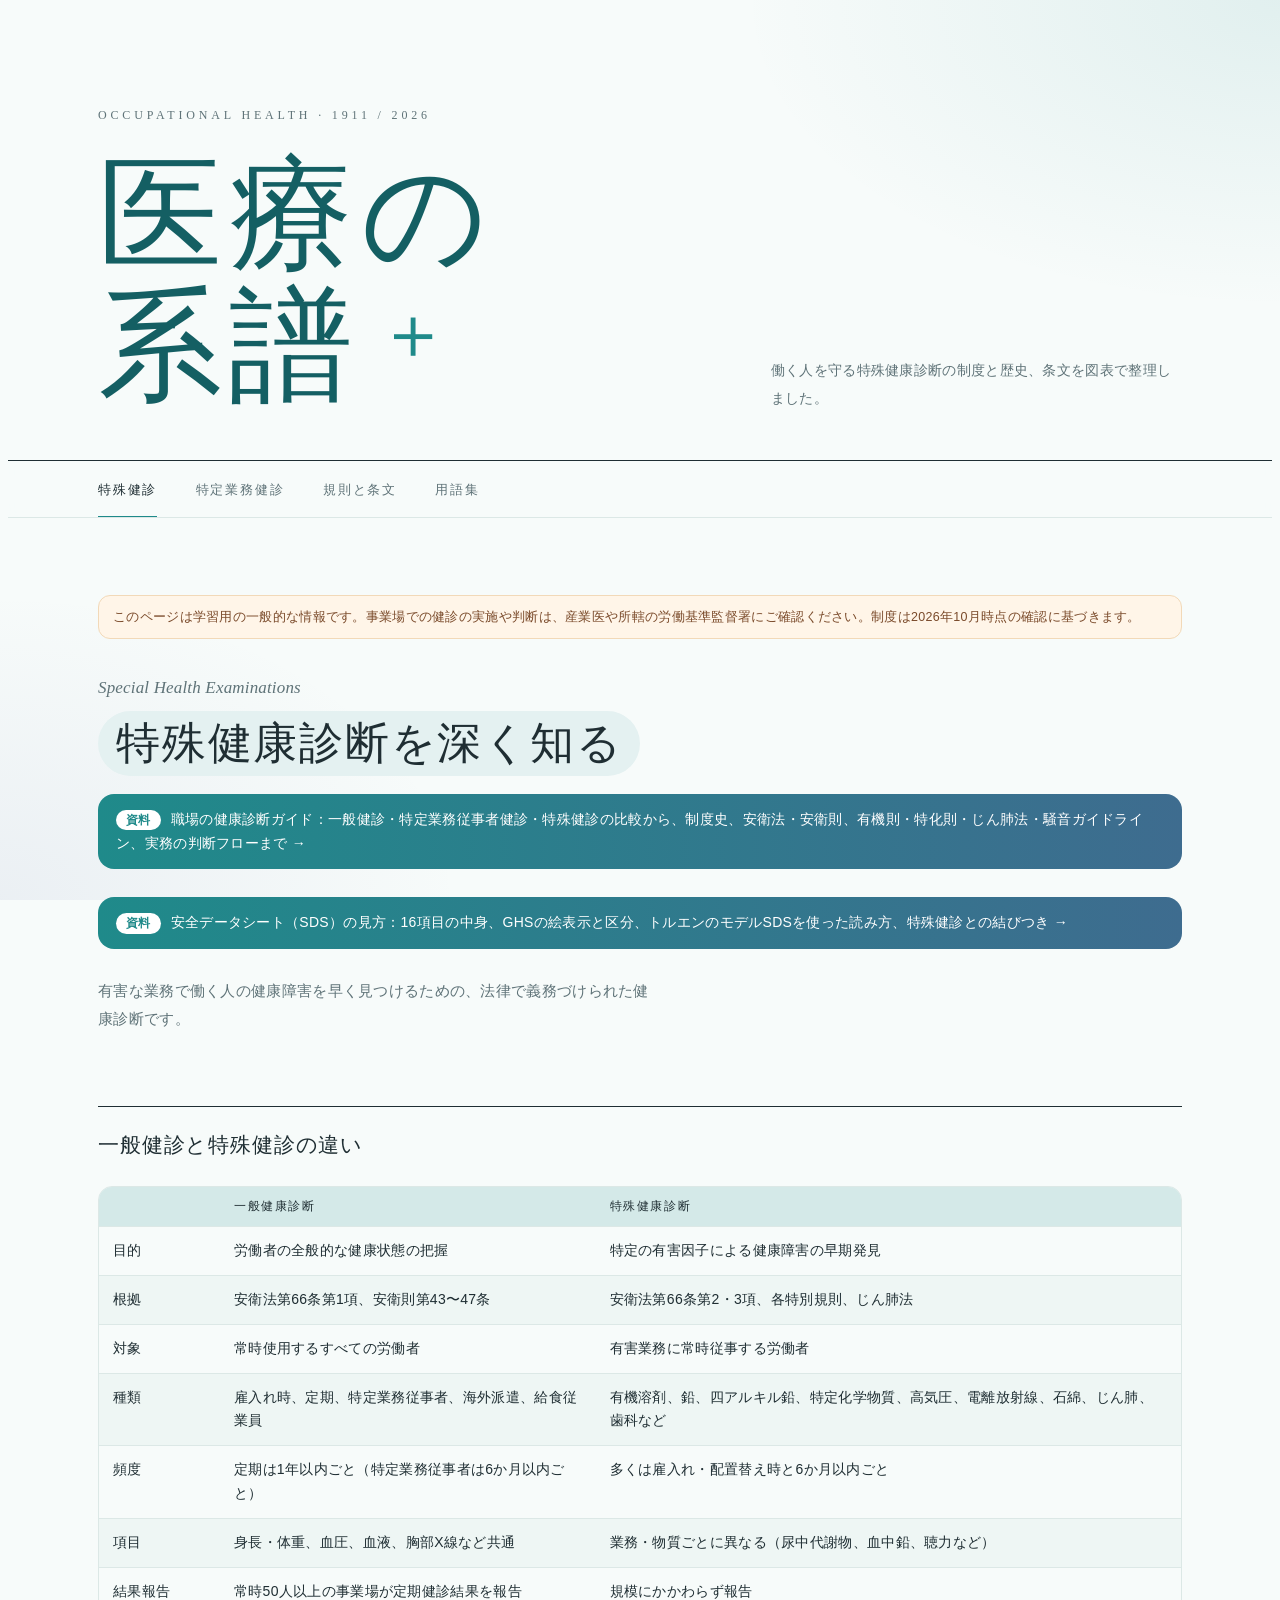
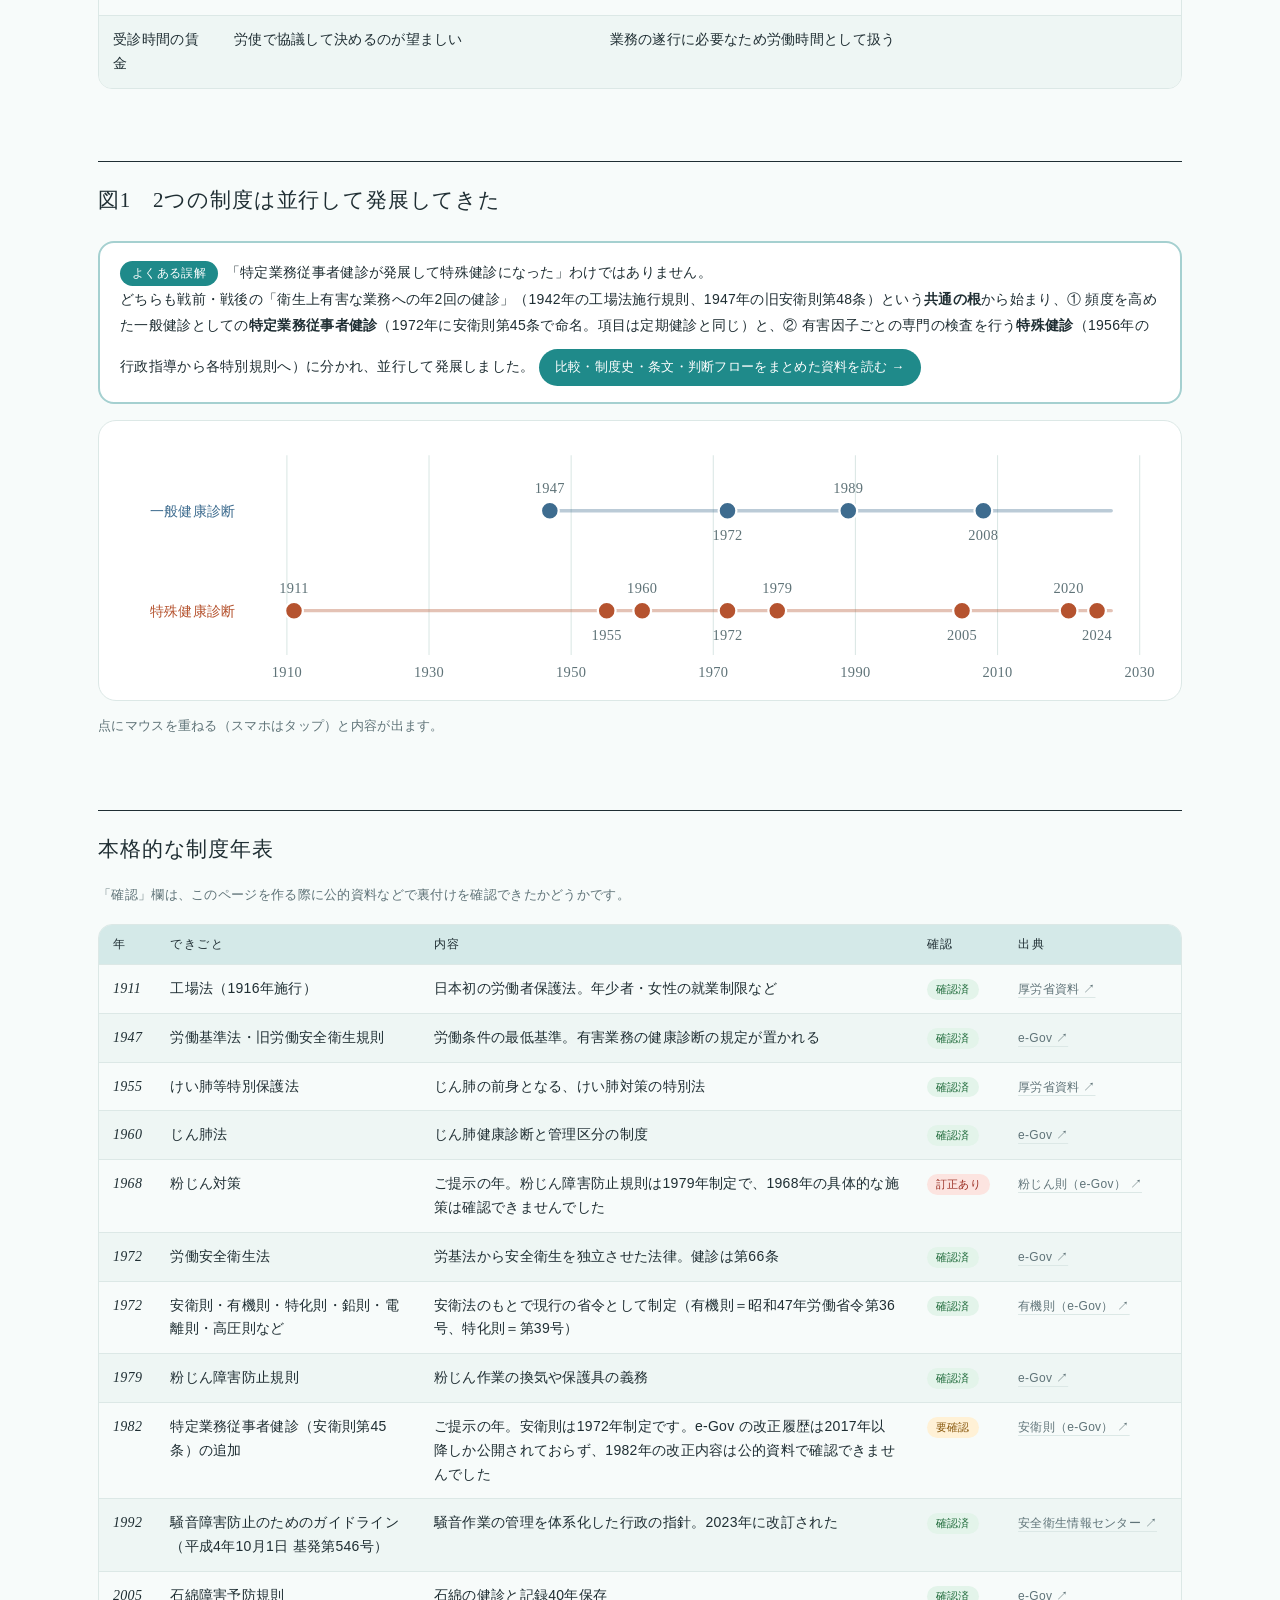
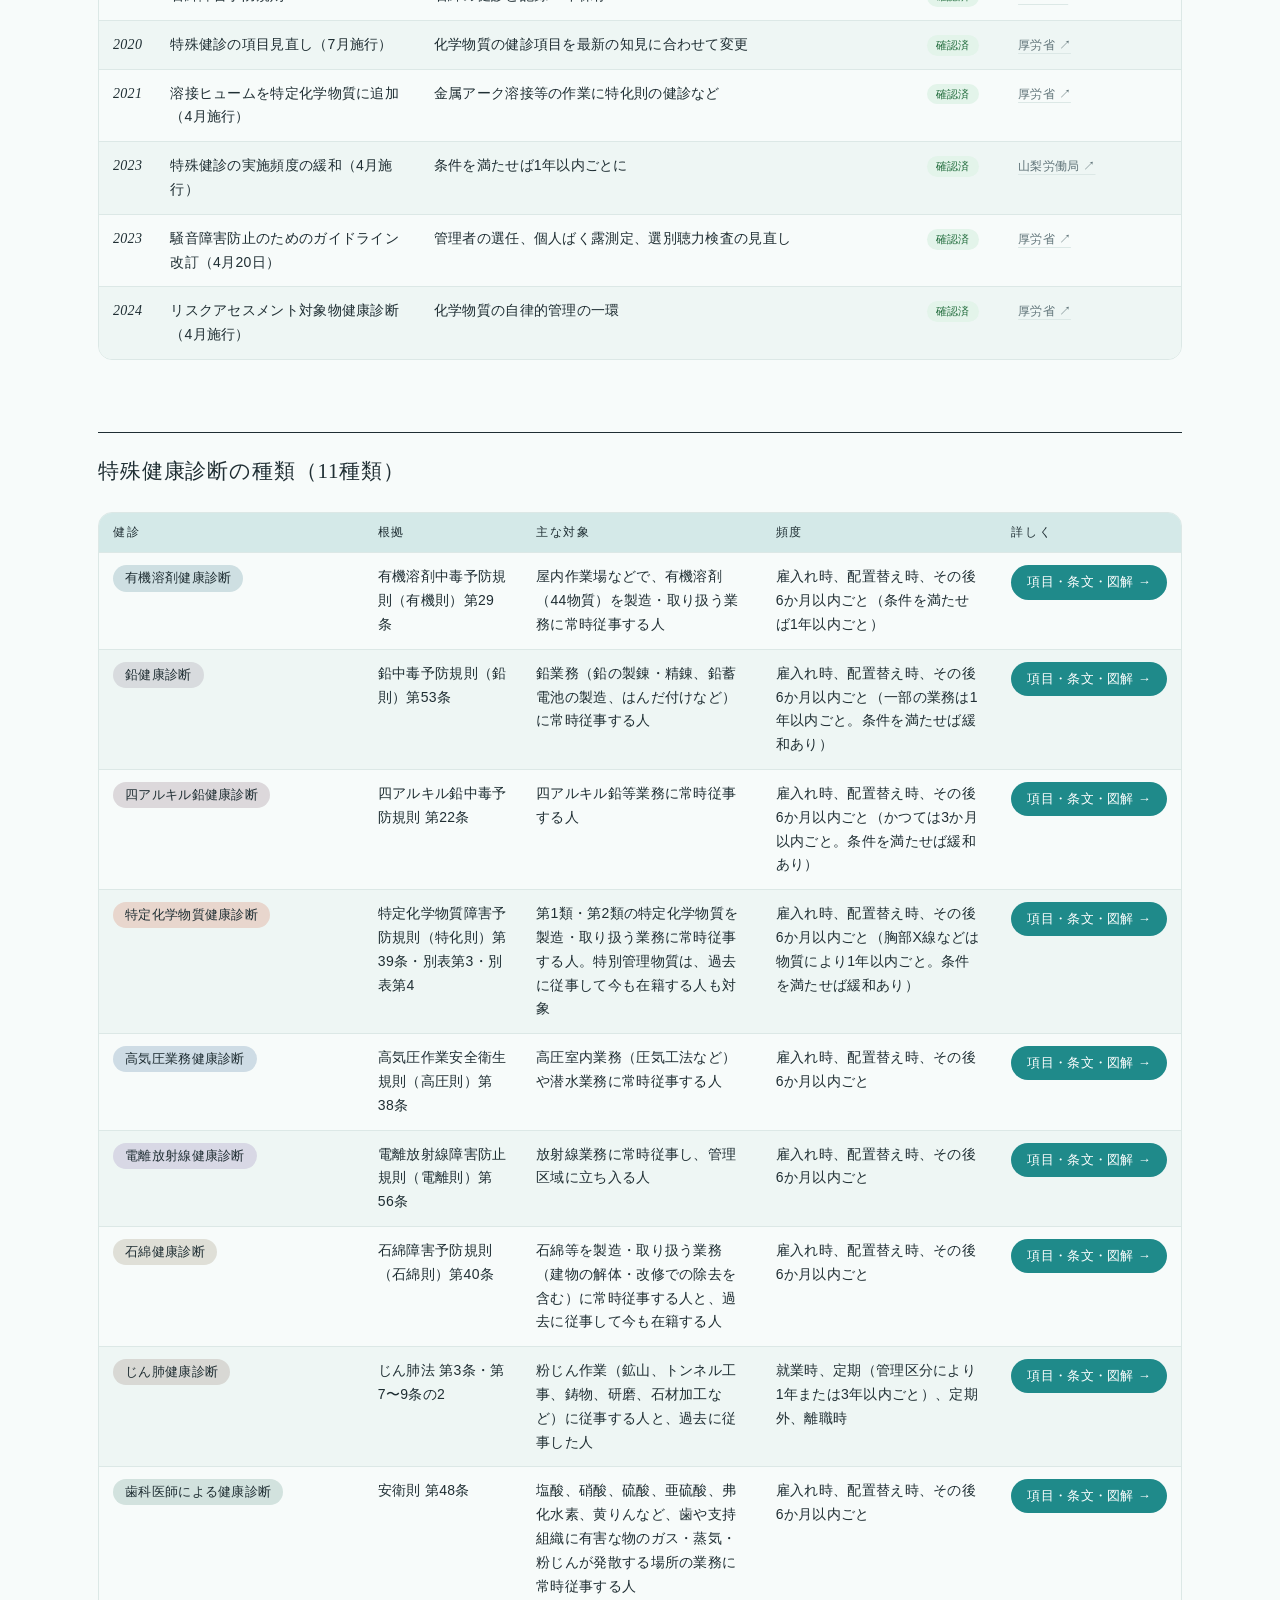
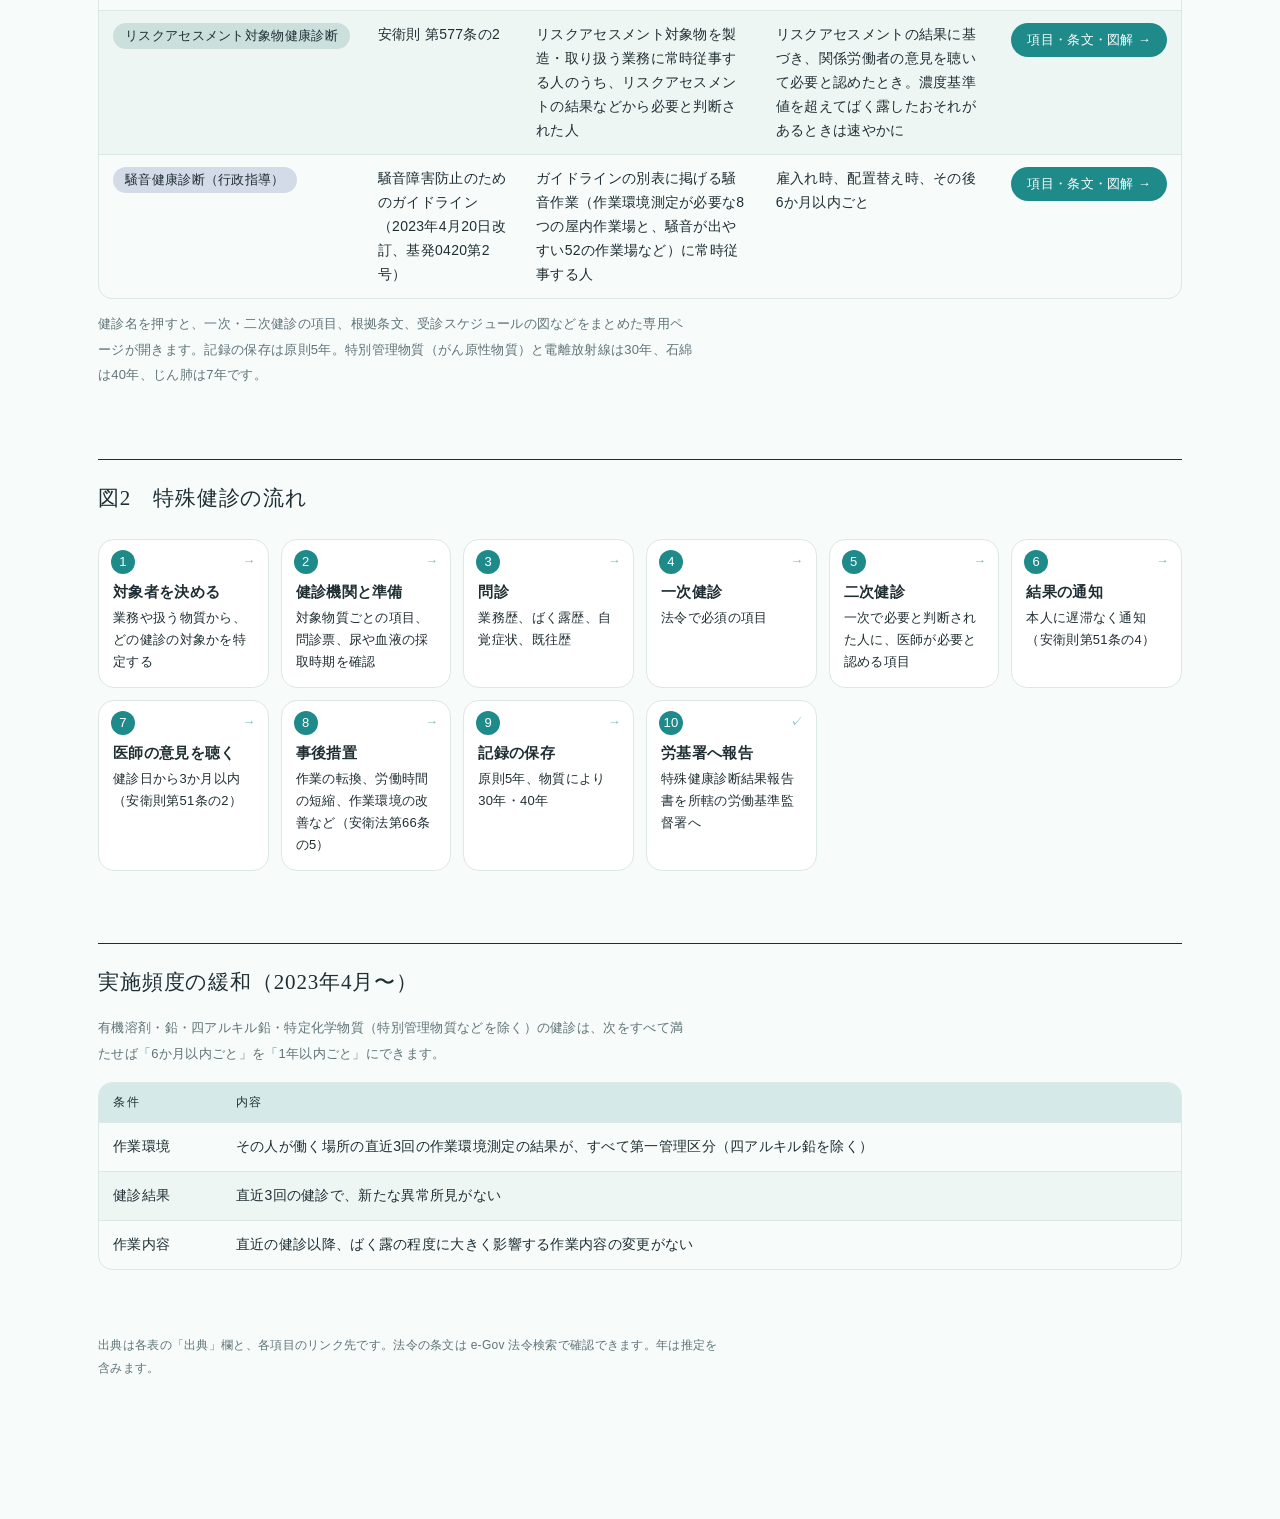
<file: index.html>
<!doctype html>
<html lang="ja">
<head>
<meta charset="utf-8">
<meta name="viewport" content="width=device-width, initial-scale=1">
<title>医療の系譜</title>
<meta name="description" content="医療の成り立ち、特殊健康診断の制度と歴史、条文、最新技術、薬の知識、医療費を図表で整理した学習用ページ">
<link rel="stylesheet" href="site.css">
</head>
<body class="clinic">

<header class="hero wrap">
  <div class="eyebrow">Occupational Health · 1911 / 2026</div>
  <h1>医療の系譜</h1>
  <p>働く人を守る特殊健康診断の制度と歴史、条文を図表で整理しました。</p>
</header>

<nav class="tabs" aria-label="セクション">
  <div class="wrap" role="tablist">
    <button role="tab" data-tab="tokushu" aria-selected="true">特殊健診</button>
    <button role="tab" data-tab="tokutei" aria-selected="false">特定業務健診</button>
    <button role="tab" data-tab="rules" aria-selected="false">規則と条文</button>
    <button role="tab" data-tab="glossary" aria-selected="false">用語集</button>
  </div>
</nav>

<main class="wrap">
  <p class="disclaimer">このページは学習用の一般的な情報です。事業場での健診の実施や判断は、産業医や所轄の労働基準監督署にご確認ください。制度は2026年10月時点の確認に基づきます。</p>

  <!-- 特殊健診 -->
  <section id="tokushu" data-panel>
    <span class="kicker">Special Health Examinations</span>
    <h2>特殊健康診断を深く知る</h2>
    <a class="guide-banner" href="kenshin-guide.html"><b>資料</b>職場の健康診断ガイド：一般健診・特定業務従事者健診・特殊健診の比較から、制度史、安衛法・安衛則、有機則・特化則・じん肺法・騒音ガイドライン、実務の判断フローまで →</a>
    <a class="guide-banner" href="sds.html"><b>資料</b>安全データシート（SDS）の見方：16項目の中身、GHSの絵表示と区分、トルエンのモデルSDSを使った読み方、特殊健診との結びつき →</a>
    <p class="lead">有害な業務で働く人の健康障害を早く見つけるための、法律で義務づけられた健康診断です。</p>

    <h3 class="sub">一般健診と特殊健診の違い</h3>
    <div class="tbl-wrap"><table class="tbl" id="vsTable"></table></div>

    <h3 class="sub">図1　2つの制度は並行して発展してきた</h3>
    <div class="callout"><b>よくある誤解</b>「特定業務従事者健診が発展して特殊健診になった」わけではありません。<br>
      どちらも戦前・戦後の「衛生上有害な業務への年2回の健診」（1942年の工場法施行規則、1947年の旧安衛則第48条）という<b>共通の根</b>から始まり、① 頻度を高めた一般健診としての<b>特定業務従事者健診</b>（1972年に安衛則第45条で命名。項目は定期健診と同じ）と、② 有害因子ごとの専門の検査を行う<b>特殊健診</b>（1956年の行政指導から各特別規則へ）に分かれ、並行して発展しました。
      <a class="more-btn" style="margin-top:10px" href="kenshin-guide.html">比較・制度史・条文・判断フローをまとめた資料を読む →</a></div>
    <div class="chart-wrap"><svg id="laneChart" class="chart" role="img" aria-label="一般健康診断と特殊健康診断の制度の流れを2本の線で並べた図"></svg></div>
    <p class="caption">点にマウスを重ねる（スマホはタップ）と内容が出ます。</p>

    <h3 class="sub">本格的な制度年表</h3>
    <p class="caption" style="margin:-8px 0 14px">「確認」欄は、このページを作る際に公的資料などで裏付けを確認できたかどうかです。</p>
    <div class="tbl-wrap"><table class="tbl" id="lawTimeline"></table></div>

    <h3 class="sub">特殊健康診断の種類（11種類）</h3>
    <div class="tbl-wrap"><table class="tbl" id="kinds"></table></div>
    <p class="caption">健診名を押すと、一次・二次健診の項目、根拠条文、受診スケジュールの図などをまとめた専用ページが開きます。記録の保存は原則5年。特別管理物質（がん原性物質）と電離放射線は30年、石綿は40年、じん肺は7年です。</p>

    <h3 class="sub">図2　特殊健診の流れ</h3>
    <ol class="steps" id="flow"></ol>

    <h3 class="sub">実施頻度の緩和（2023年4月〜）</h3>
    <p class="caption" style="margin:-8px 0 14px">有機溶剤・鉛・四アルキル鉛・特定化学物質（特別管理物質などを除く）の健診は、次をすべて満たせば「6か月以内ごと」を「1年以内ごと」にできます。</p>
    <div class="tbl-wrap"><table class="tbl" id="relax"></table></div>
  </section>

  <!-- 規則と条文 -->
  <section id="tokutei" data-panel hidden>
    <span class="kicker">Health Exams for Specified Work</span>
    <h2>特定業務従事者健診（安衛則第45条）</h2>
    <p class="lead">深夜業や暑熱な場所での業務など、安衛則第13条に定める「特定業務」に常時従事する人に、6か月以内ごとに1回行う定期健康診断です。「常時」の定義はありません。</p>
    <div class="stats">
      <div class="stat"><b>6か月</b><span>実施の間隔</span><small>配置替えの際と、その後6か月以内ごとに1回</small></div>
      <div class="stat"><b>14</b><span>特定業務の数</span><small>安衛則第13条第1項第3号イ〜カ</small></div>
      <div class="stat"><b>年2回</b><span>うち1回は省略できる項目がある</span><small>下の「健診項目」の表を参照</small></div>
    </div>
    <div class="tk-note">
      <b>資料が挙げる注意点</b>
      <ol>
        <li>該当する作業や健診の対象がわからない場合は、所轄の労働基準監督署に問い合わせる。</li>
        <li>業務の内容は、通達が出た昭和23年当時（労働安全衛生法の制定前）の有害作業の実態を反映していると思われ、今の有害性の認識（今はもっと厳しい）とずれている可能性がある。</li>
      </ol>
    </div>

    <h3 class="sub">健診項目：年2回のうち、どれを省略できるか</h3>
    <p class="caption" style="margin:-8px 0 16px">一般的には、年2回のうち1回は全項目を行い、もう1回は省略できない項目だけを行います。</p>
    <div class="tbl-wrap"><table class="tbl tk-items" id="tkItems"></table></div>
    <p class="tk-legend" id="tkLegend"></p>
    <ul class="tk-rules">
      <li>6か月以内に受けた特殊健康診断と同じ検査項目は、省略できます。</li>
      <li>特定業務健診には、一般健診（安衛則第44条第2項）の省略規定にある「厚生労働大臣が定める基準」はありません。</li>
    </ul>

    <h3 class="sub">特定業務の一覧と、業務の解説</h3>
    <p class="caption" style="margin:-8px 0 16px">解説は昭和23年の通達の概略です。〈 〉の中は、通達には書かれていないが資料が参考として挙げているものです。すべての業務で一般健診の項目を行い、「特殊健診の項目」の欄に記載のある業務では、それも加わります。</p>
    <div class="filter" id="tkFilter"></div>
    <div class="tbl-wrap"><table class="tbl tk-works" id="tkWorks"></table></div>

    <h3 class="sub">なぜ今、特定業務従事者健診の対象者は少なく見えるのか</h3>
    <p class="caption" style="margin:-8px 0 14px">公的な一次資料で直接説明されたものは見つからなかったため、確認できた事実をもとにした<b>当サイトの考察</b>です。</p>
    <div class="cards" id="whyFew"></div>

    <div class="tk-source" id="tkSource"></div>
  </section>

  <section id="rules" data-panel hidden>
    <span class="kicker">Laws & Regulations</span>
    <h2>規則と条文を読む</h2>
    <p class="lead">安衛法 → 施行令 → 安衛則・特別規則、という階層で、健診の義務が決まっています。</p>
    <div class="hier" id="hier"></div>
    <h3 class="sub">健康診断の主な根拠条文</h3>
    <div class="tbl-wrap"><table class="tbl" id="articles"></table></div>
    <h3 class="sub">4つの規則・指針</h3>
    <div class="rulecards" id="ruleCards"></div>
  </section>

  <section id="glossary" data-panel hidden>
    <span class="kicker">Glossary</span>
    <h2>用語集</h2>
    <label for="q" class="eyebrow" style="display:block;margin-bottom:6px">用語を検索</label>
    <input id="q" class="search" type="search" placeholder="例：管理区分、作業環境測定、産業医">
    <dl class="gloss" id="gloss"></dl>
  </section>

  <p class="notice">出典は各表の「出典」欄と、各項目のリンク先です。法令の条文は e-Gov 法令検索で確認できます。年は推定を含みます。</p>
</main>
<div class="tip" id="tip" role="tooltip" hidden></div>

<script src="data/medicine-exams.js"></script>
<script src="data/tokutei.js"></script>
<script>
const $ = s => document.querySelector(s);
const esc = s => s.replace(/[&<>"]/g, m => ({"&":"&amp;","<":"&lt;",">":"&gt;",'"':"&quot;"}[m]));
const table = (head, rows) => `<thead><tr>${head.map(h => `<th scope="col">${h}</th>`).join("")}</tr></thead><tbody>${rows.map(r => `<tr>${r.map((c,i) => `<td data-l="${head[i]}"><span>${c}</span></td>`).join("")}</tr>`).join("")}</tbody>`;
const W = s => s.startsWith("http") ? s : "https://en.wikipedia.org/wiki/" + encodeURIComponent(s);
const src = (s, label) => `<a class="src-a" href="${W(s)}" target="_blank" rel="noopener">${label || (s.startsWith("http") ? new URL(s).hostname.replace(/^www\.|^jsite\./, "") : "Wikipedia")} ↗</a>`;
const EGOV = id => "https://laws.e-gov.go.jp/law/" + id;
const OK = `<span class="chk ok">確認済</span>`, NG = `<span class="chk ng">要確認</span>`, FIX = `<span class="chk fix">訂正あり</span>`;

/* ===== 特殊健診 ===== */
$("#vsTable").innerHTML = table(["", "一般健康診断", "特殊健康診断"], [
 ["目的","労働者の全般的な健康状態の把握","特定の有害因子による健康障害の早期発見"],
 ["根拠","安衛法第66条第1項、安衛則第43〜47条","安衛法第66条第2・3項、各特別規則、じん肺法"],
 ["対象","常時使用するすべての労働者","有害業務に常時従事する労働者"],
 ["種類","雇入れ時、定期、特定業務従事者、海外派遣、給食従業員","有機溶剤、鉛、四アルキル鉛、特定化学物質、高気圧、電離放射線、石綿、じん肺、歯科など"],
 ["頻度","定期は1年以内ごと（特定業務従事者は6か月以内ごと）","多くは雇入れ・配置替え時と6か月以内ごと"],
 ["項目","身長・体重、血圧、血液、胸部X線など共通","業務・物質ごとに異なる（尿中代謝物、血中鉛、聴力など）"],
 ["結果報告","常時50人以上の事業場が定期健診結果を報告","規模にかかわらず報告"],
 ["受診時間の賃金","労使で協議して決めるのが望ましい","業務の遂行に必要なため労働時間として扱う"]
].map(r => [`<b>${r[0]}</b>`, r[1], r[2]]));

/* 図1：2本の流れ（上：一般健診、下：特殊健診） */
const LANES = [
 {name:"一般健康診断", c:"#3E6C8F", pts:[[1947,"労働基準法・旧労働安全衛生規則。健康診断の制度が始まる"],[1972,"労働安全衛生法・安衛則。雇入れ時・定期などの一般健康診断を規定"],[1989,"定期健診に血中脂質・心電図などの項目が加わり、生活習慣病対策へ"],[2008,"特定健診（メタボ健診）と連携"]]},
 {name:"特殊健康診断", c:"#B5532F", pts:[[1911,"工場法（1916年施行）。年少者・女性の保護から始まる"],[1955,"けい肺等特別保護法"],[1960,"じん肺法"],[1972,"安衛法のもとで有機則・特化則・鉛則・電離則・高圧則などを整備"],[1979,"粉じん障害防止規則"],[2005,"石綿障害予防規則"],[2020,"化学物質の特殊健診の項目見直し"],[2024,"リスクアセスメント対象物健康診断（化学物質の自律的管理）"]]}
];
(function laneChart(){
  const Wd = 960, L = 130, R = 30, H = 230, min = 1905, max = 2030;
  const x = y => L + (y - min) / (max - min) * (Wd - L - R);
  let g = "";
  for (let t = 1910; t <= 2030; t += 20) g += `<line x1="${x(t)}" y1="20" x2="${x(t)}" y2="${H-30}" stroke="var(--hair)"/><text x="${x(t)}" y="${H-10}" text-anchor="middle" class="ax">${t}</text>`;
  LANES.forEach((ln, i) => {
    const y = 70 + i * 90;
    g += `<text x="${L-14}" y="${y+5}" text-anchor="end" class="rl" style="fill:${ln.c};font-weight:500">${ln.name}</text>
      <line x1="${x(ln.pts[0][0])}" y1="${y}" x2="${x(2026)}" y2="${y}" stroke="${ln.c}" stroke-width="3" stroke-linecap="round" opacity=".35"/>`;
    ln.pts.forEach((p, k) => {
      g += `<circle class="hit" cx="${x(p[0])}" cy="${y}" r="8" fill="${ln.c}" stroke="#fff" stroke-width="2" data-tip="<b>${p[0]}年</b><br>${p[1]}"/>
        <text x="${x(p[0])}" y="${y + (k % 2 ? 26 : -16)}" text-anchor="middle" class="ax">${p[0]}</text>`;
    });
  });
  $("#laneChart").setAttribute("viewBox", `0 0 ${Wd} ${H}`);
  $("#laneChart").innerHTML = g;
})();

$("#lawTimeline").innerHTML = table(["年","できごと","内容","確認","出典"], [
 ["1911","工場法（1916年施行）","日本初の労働者保護法。年少者・女性の就業制限など",OK,src("https://www.mhlw.go.jp/stf/shingi/2r98520000022whe-att/2r98520000022wjv.pdf","厚労省資料")],
 ["1947","労働基準法・旧労働安全衛生規則","労働条件の最低基準。有害業務の健康診断の規定が置かれる",OK,src(EGOV("322AC0000000049"),"e-Gov")],
 ["1955","けい肺等特別保護法","じん肺の前身となる、けい肺対策の特別法",OK,src("https://www.mhlw.go.jp/stf/shingi/2r98520000022whe-att/2r98520000022wjv.pdf","厚労省資料")],
 ["1960","じん肺法","じん肺健康診断と管理区分の制度",OK,src(EGOV("335AC0000000030"),"e-Gov")],
 ["1968","粉じん対策","ご提示の年。粉じん障害防止規則は1979年制定で、1968年の具体的な施策は確認できませんでした",FIX,src(EGOV("354M50002000018"),"粉じん則（e-Gov）")],
 ["1972","労働安全衛生法","労基法から安全衛生を独立させた法律。健診は第66条",OK,src(EGOV("347AC0000000057"),"e-Gov")],
 ["1972","安衛則・有機則・特化則・鉛則・電離則・高圧則など","安衛法のもとで現行の省令として制定（有機則＝昭和47年労働省令第36号、特化則＝第39号）",OK,src(EGOV("347M50002000036"),"有機則（e-Gov）")],
 ["1979","粉じん障害防止規則","粉じん作業の換気や保護具の義務",OK,src(EGOV("354M50002000018"),"e-Gov")],
 ["1982","特定業務従事者健診（安衛則第45条）の追加","ご提示の年。安衛則は1972年制定です。e-Gov の改正履歴は2017年以降しか公開されておらず、1982年の改正内容は公的資料で確認できませんでした",NG,src(EGOV("347M50002000032"),"安衛則（e-Gov）")],
 ["1992","騒音障害防止のためのガイドライン（平成4年10月1日 基発第546号）","騒音作業の管理を体系化した行政の指針。2023年に改訂された",OK,src("https://anzeninfo.mhlw.go.jp/yougo/yougo73_1.html","安全衛生情報センター")],
 ["2005","石綿障害予防規則","石綿の健診と記録40年保存",OK,src(EGOV("417M60000100021"),"e-Gov")],
 ["2020","特殊健診の項目見直し（7月施行）","化学物質の健診項目を最新の知見に合わせて変更",OK,src("https://www.mhlw.go.jp/content/000673007.pdf","厚労省")],
 ["2021","溶接ヒュームを特定化学物質に追加（4月施行）","金属アーク溶接等の作業に特化則の健診など",OK,src("https://www.mhlw.go.jp/content/11305000/000654446.pdf","厚労省")],
 ["2023","特殊健診の実施頻度の緩和（4月施行）","条件を満たせば1年以内ごとに",OK,src("https://jsite.mhlw.go.jp/yamanashi-roudoukyoku/hourei_seido_tetsuzuki/anzen_eisei/hourei_seido/tokushukenshin_kaisei_00001.html","山梨労働局")],
 ["2023","騒音障害防止のためのガイドライン改訂（4月20日）","管理者の選任、個人ばく露測定、選別聴力検査の見直し",OK,src("https://www.mhlw.go.jp/content/001089242.pdf","厚労省")],
 ["2024","リスクアセスメント対象物健康診断（4月施行）","化学物質の自律的管理の一環",OK,src("https://www.mhlw.go.jp/content/11300000/001223418.pdf","厚労省")]
].map(r => [`<span class="latin">${r[0]}</span>`, `<b>${r[1]}</b>`, r[2], r[3], r[4]]));
// 旧安衛則・労基法の e-Gov は現行条文のページ

$("#kinds").innerHTML = table(["健診","根拠","主な対象","頻度","詳しく"], EXAMS.map(x => [
  `<a class="mpill" href="exam.html?id=${x.id}" style="--mc:${x.c}">${x.name}</a>`, x.law, x.target, x.timing,
  `<a class="more-btn" href="exam.html?id=${x.id}">項目・条文・図解 →</a>`]));

const FLOW = [
 ["対象者を決める","業務や扱う物質から、どの健診の対象かを特定する"],
 ["健診機関と準備","対象物質ごとの項目、問診票、尿や血液の採取時期を確認"],
 ["問診","業務歴、ばく露歴、自覚症状、既往歴"],
 ["一次健診","法令で必須の項目"],
 ["二次健診","一次で必要と判断された人に、医師が必要と認める項目"],
 ["結果の通知","本人に遅滞なく通知（安衛則第51条の4）"],
 ["医師の意見を聴く","健診日から3か月以内（安衛則第51条の2）"],
 ["事後措置","作業の転換、労働時間の短縮、作業環境の改善など（安衛法第66条の5）"],
 ["記録の保存","原則5年、物質により30年・40年"],
 ["労基署へ報告","特殊健康診断結果報告書を所轄の労働基準監督署へ"]
];
$("#flow").innerHTML = FLOW.map(f => `<li><b>${f[0]}</b><span>${f[1]}</span></li>`).join("");

$("#relax").innerHTML = table(["条件","内容"], [
 ["作業環境","その人が働く場所の直近3回の作業環境測定の結果が、すべて第一管理区分（四アルキル鉛を除く）"],
 ["健診結果","直近3回の健診で、新たな異常所見がない"],
 ["作業内容","直近の健診以降、ばく露の程度に大きく影響する作業内容の変更がない"]
].map(r => [`<b>${r[0]}</b>`, r[1]]));

const WHY = [
 ["有害物質は特殊健診へ移った","化学物質、粉じん、放射線、高気圧などは、1960〜70年代以降、それぞれの特別規則やじん肺法の特殊健診で管理されるようになりました。特定業務（安衛則第13条第1項第3号）に残るのは、暑熱・寒冷・振動・騒音・深夜業など、主に物理的・時間的な条件の業務です。"],
 ["判断基準の数値が厳しく、古い","「著しく暑熱な場所」は乾球温度40℃、湿球温度32.5℃、黒球温度50℃などと、昭和23年・昭和42年の通達で示されています。現在の職場でこれに当たる場所は多くありません。"],
 ["深夜業以外は把握されにくい","実際に対象になる人の多くは深夜業（午後10時〜午前5時を週1回以上、または月4回以上）の従事者です。暑熱や振動などの業務は、事業場が該当すると気づいていない可能性があります。"],
 ["統計で見えにくい","特定業務従事者健診は定期健診と同じ項目で、結果報告も定期健診と同じ様式で行われるため、別の健診として数字に表れにくいと考えられます。常時50人未満の事業場には報告義務もありません。"]
];
$("#whyFew").innerHTML = WHY.map((w, i) => `<article class="card"><span class="num">${i+1}</span><h4>${w[0]}</h4><p>${w[1]}</p></article>`).join("") +
 `<p class="caption" style="grid-column:1/-1">確認した事実の出典：${src("https://okayamas.johas.go.jp/column-no3/","岡山産業保健総合支援センター")} ${src(EGOV("347M50002000032"),"安衛則（e-Gov）")}</p>`;

/* ===== 特定業務健診 ===== */
(function(){
  const mk = k => `<span class="tk-mark tk-${k}" title="${TK_MARK[k][1]}">${TK_MARK[k][0]}</span>`;
  $("#tkItems").innerHTML = table(["健診項目","一般健診と同時期に行う回","特定業務健診だけを行う回"], TK_ITEMS.map(r => [`<b>${r[0]}</b>`, mk(r[1]), mk(r[2])]));
  $("#tkLegend").innerHTML = Object.entries(TK_MARK).map(([k, v]) => `${mk(k)} ${v[1]}`).join("　");
  const render = f => {
    $("#tkFilter").innerHTML = [["","すべて"],["s","特殊健診の項目が加わる業務"],["g","一般健診の項目のみの業務"]].map(([k, t]) => `<button class="chip" data-f="${k}" aria-pressed="${f === k}">${t}</button>`).join("");
    $("#tkWorks").innerHTML = table(["号","特定業務（安衛則第13条）","業務の解説（昭和23年通達の概略）","特殊健診の項目"], TK_WORKS.filter(w => !f || (f === "s" ? w[4] : !w[4])).map(w => [
      `<span class="num">${w[0]}</span><small>${w[1]}</small>`, `<b>${w[2]}</b>`, w[3].replace(/〈/g, '<span class="tk-ref">〈').replace(/〉/g, '〉</span>'), w[4] ? `<span class="chk ok">${w[4]}</span>` : `<small>一般健診の項目のみ</small>`]));
  };
  $("#tkFilter").addEventListener("click", e => { const b = e.target.closest(".chip"); if (b) render(b.dataset.f); });
  render("");
  $("#tkSource").innerHTML = `<b>出典</b><p>このタブの業務の解説、特殊健診の項目の扱い、健診項目の表は、<a href="${TK_SOURCE.url}" target="_blank" rel="noopener">${TK_SOURCE.name} ↗</a>（独立行政法人 労働者健康安全機構）の内容を整理して掲載しています。条文の正確な文言は <a href="https://laws.e-gov.go.jp/law/347M50002000032" target="_blank" rel="noopener">e-Gov の労働安全衛生規則 ↗</a> で確認してください。</p>`;
})();

/* ===== 規則と条文 ===== */
$("#hier").innerHTML = [["法律","労働安全衛生法（安衛法）／じん肺法","国会が定める"],["政令","労働安全衛生法施行令（安衛令）","内閣が定める。特殊健診の対象業務は安衛令第22条"],["省令","労働安全衛生規則（安衛則）と特別規則（有機則・特化則・鉛則・電離則・石綿則・粉じん則など）","厚生労働大臣が定める"],["指針・通達","騒音障害防止のためのガイドライン、判断基準の通達など","法令ではないが、行政の指導の基準"]]
 .map((h, i) => `<div class="hl" style="--i:${i}"><b>${h[0]}</b><span>${h[1]}</span><small>${h[2]}</small></div>`).join("");
$("#articles").innerHTML = table(["条文","内容"], [
 ["安衛法 第66条第1項","一般健康診断を行う義務"],["安衛法 第66条第2項","有害業務の労働者への特殊健康診断"],["安衛法 第66条第3項","歯科医師による健康診断"],["安衛法 第66条第4項","都道府県労働局長による臨時の健診の指示"],
 ["安衛法 第66条の3","健診結果の記録"],["安衛法 第66条の4","医師等からの意見聴取"],["安衛法 第66条の5","就業上の措置（事後措置）"],["安衛法 第66条の6","本人への結果の通知"],
 ["安衛令 第22条","特殊健康診断の対象となる有害業務"],["安衛則 第13条第1項第3号","特定業務（暑熱・寒冷・深夜業など）の一覧"],["安衛則 第43条","雇入れ時の健康診断"],["安衛則 第44条","定期健康診断（1年以内ごと）"],
 ["安衛則 第45条","特定業務従事者の健康診断（配置替え時と6か月以内ごと。胸部X線は1年以内ごとで可）"],["安衛則 第45条の2","海外派遣労働者の健康診断"],["安衛則 第47条","給食従業員の検便"],["安衛則 第48条","歯科医師による健康診断"],
 ["安衛則 第51条","健康診断個人票の5年保存"],["安衛則 第51条の2","医師等の意見聴取は健診日から3か月以内"],["安衛則 第51条の4","結果の通知"],["安衛則 第52条","定期健康診断結果報告（常時50人以上）"]
].map(r => [`<b>${r[0]}</b>`, r[1]]));
const RULES = [
 {t:"有機溶剤中毒予防規則（有機則）", c:"#3E7C8F", law:"昭和47年労働省令第36号（前身は1960年）", egov:"347M50002000036",
  what:"塗装、洗浄、接着などで使うトルエン、キシレンなど44物質による中毒を防ぐための規則です。",
  rows:[["区分","第1種・第2種・第3種。区分ごとに赤・黄・青で表示"],["設備","局所排気装置、プッシュプル型換気装置などの設置"],["人","有機溶剤作業主任者の選任"],["測定","作業環境測定（6か月以内ごと）"],["健診","雇入れ・配置替え時と6か月以内ごと（第29条）。条件付きで1年に緩和"],["保護具","送気マスク・有機ガス用防毒マスク"]],
  src:"https://www.mhlw.go.jp/content/000673007.pdf"},
 {t:"特定化学物質障害予防規則（特化則）", c:"#B5532F", law:"昭和47年労働省令第39号（前身は1971年）", egov:"347M50002000039",
  what:"がんなどの重い健康障害を起こすおそれのある化学物質を、危険度に応じて3類に分けて管理する規則です。",
  rows:[["第1類","製造に厚生労働大臣の許可が必要な物質"],["第2類","設備・測定・健診などが必要な物質（溶接ヒュームなど）"],["第3類","大量漏えいによる急性中毒を防ぐ物質"],["特別管理物質","がん原性などがあるもの。健診や作業の記録を30年保存"],["健診","雇入れ・配置替え時と6か月以内ごと（第39条）。2020年7月に項目見直し"],["近年の改正","2021年に溶接ヒュームを追加、2023年に頻度緩和"]],
  src:"https://www.mhlw.go.jp/content/11305000/000654446.pdf"},
 {t:"じん肺法とじん肺健康診断", c:"#6B5A4F", law:"昭和35年法律第30号（前身は1955年のけい肺等特別保護法）", egov:"335AC0000000030",
  what:"粉じんを吸い込むことで肺が硬くなる「じん肺」から労働者を守る法律です。安衛法とは別の独立した法律です。",
  rows:[["健診の種類","就業時、定期、定期外、離職時"],["項目","粉じん作業の職歴、胸部X線写真、胸部臨床検査、肺機能検査"],["管理区分","管理1（所見なし）、管理2、管理3イ・ロ、管理4（療養が必要）。都道府県労働局長が決定"],["頻度（従事中）","管理1は3年以内ごと、管理2・3は1年以内ごと"],["頻度（従事歴あり）","管理2は3年以内ごと、管理3は1年以内ごと"],["関連","粉じん障害防止規則（1979年）。国は「粉じん障害防止総合対策」を推進"]],
  src:"https://jsite.mhlw.go.jp/gunma-roudoukyoku/hourei_seido_tetsuzuki/anzen_eisei/jinpai_kanrikubun.html"},
 {t:"騒音障害防止のためのガイドライン", c:"#5A6AA8", law:"1992年（平成4年10月1日 基発第546号）に策定、2023年4月20日改訂（基発0420第2号）", egov:null,
  what:"騒音性難聴を防ぐための指針です。法令ではありませんが、行政指導の基準として使われます。",
  rows:[["対象","作業環境測定が必要な8つの屋内作業場と、騒音が出やすい52の作業場など"],["管理者","2023年改訂で騒音障害防止対策の管理者の選任を追加"],["測定","等価騒音レベルの測定。2023年改訂で個人ばく露測定を追加"],["評価","85dB未満は第Ⅰ管理区分、85〜90dBは第Ⅱ、90dB以上は第Ⅲ。区分に応じて聴覚保護具など"],["健診","雇入れ・配置替え時と6か月以内ごと"],["2023年の変更","定期の選別聴力検査の4000Hzを40dBから25dB・30dBへ。雇入れ時と二次検査に6000Hzを追加。聴覚保護具の選定基準を明示"]],
  src:"https://www.mhlw.go.jp/content/001089242.pdf"}
];
$("#ruleCards").innerHTML = RULES.map(r => `
 <article class="rulecard" style="--mc:${r.c}">
  <h4>${r.t}</h4><div class="rl-law">${r.law}</div>
  <p>${r.what}</p>
  <dl class="kv">${r.rows.map(x => `<div><dt>${x[0]}</dt><dd>${x[1]}</dd></div>`).join("")}</dl>
  <div class="bk-links">${r.egov ? `<a href="${EGOV(r.egov)}" target="_blank" rel="noopener">条文（e-Gov） ↗</a>` : ""}<a href="${r.src}" target="_blank" rel="noopener">解説資料 ↗</a></div>
 </article>`).join("");

/* ===== 用語集 ===== */
const GLOSS = [
 ["特殊健康診断","Special health examination","有害業務に従事する労働者に、業務特有の健康障害を早く見つけるために行う法定の健診"],
 ["特定業務従事者健診","Health exam for specified work","深夜業や暑熱業務などに従事する人への、定期健診と同じ項目を6か月以内ごとに行う一般健診"],
 ["有害業務","Hazardous work","有機溶剤や粉じん、放射線などにさらされる業務。安衛令第22条などで定める"],
 ["作業環境測定","Work environment measurement","職場の空気中の有害物質や騒音の濃度・レベルを測ること"],
 ["管理区分（作業環境）","Control class","作業環境測定の結果の評価。第一（良好）〜第三（改善が必要）"],
 ["じん肺管理区分","Pneumoconiosis control class","じん肺健診の結果による区分。管理1〜4。都道府県労働局長が決定"],
 ["ばく露","Exposure","有害物質などにさらされること"],
 ["産業医","Occupational physician","事業場で労働者の健康管理を行う医師。常時50人以上の事業場で選任義務"],
 ["事後措置","Follow-up measures","健診結果に基づき、医師の意見を聴いて行う作業転換や労働時間短縮など"],
 ["健康管理手帳","Health management notebook","がんなどの重い障害を起こすおそれのある業務に従事した人が、離職後も国の費用で健診を受けられる手帳"],
 ["自律的管理","Self-directed chemical management","国が個別に規制するのではなく、事業者がリスクアセスメントに基づき化学物質を管理する考え方"],
 ["等価騒音レベル","Equivalent continuous sound level","変動する騒音を、同じエネルギーをもつ一定の騒音に置き換えた値（dB）"]
];
function renderGloss(q){
  q = (q || "").trim().toLowerCase();
  const hits = GLOSS.filter(g => !q || g.join(" ").toLowerCase().includes(q));
  $("#gloss").innerHTML = hits.length ? hits.map(g => `<div class="term"><dt>${esc(g[0])}<span class="en">${esc(g[1])}</span></dt><dd>${esc(g[2])}</dd></div>`).join("") : `<p class="empty">「${esc(q)}」に一致する用語はありません。</p>`;
}
$("#q").addEventListener("input", e => renderGloss(e.target.value)); renderGloss("");

/* ===== ツールチップ・タブ ===== */
const tip = $("#tip");
document.addEventListener("pointerover", e => {
  const t = e.target.closest("[data-tip]"); if (!t) { tip.hidden = true; return; }
  tip.innerHTML = t.dataset.tip; tip.hidden = false;
  const r = t.getBoundingClientRect(), w = tip.offsetWidth;
  tip.style.left = Math.max(8, Math.min(innerWidth - w - 8, r.left + r.width / 2 - w / 2)) + "px";
  tip.style.top = (r.top + scrollY - tip.offsetHeight - 10) + "px";
});
function showTab(id){
  document.querySelectorAll("[data-tab]").forEach(b => b.setAttribute("aria-selected", b.dataset.tab === id));
  document.querySelectorAll("[data-panel]").forEach(p => p.hidden = p.id !== id);
  try { localStorage.setItem("iryo-tab", id); } catch(_) {}
}
document.querySelector("nav.tabs").addEventListener("click", e => {
  const b = e.target.closest("[data-tab]"); if (!b) return;
  if (location.hash) history.replaceState(null, "", location.pathname + location.search);
  showTab(b.dataset.tab);
});
{
  const h = location.hash.slice(1);
  let start = document.getElementById(h) && document.getElementById(h).hasAttribute("data-panel") ? h : null;
  if (!start) { try { start = localStorage.getItem("iryo-tab"); } catch(_) {} }
  showTab(start && document.getElementById(start) ? start : "tokushu");
}
</script>
</body>
</html>
</file>
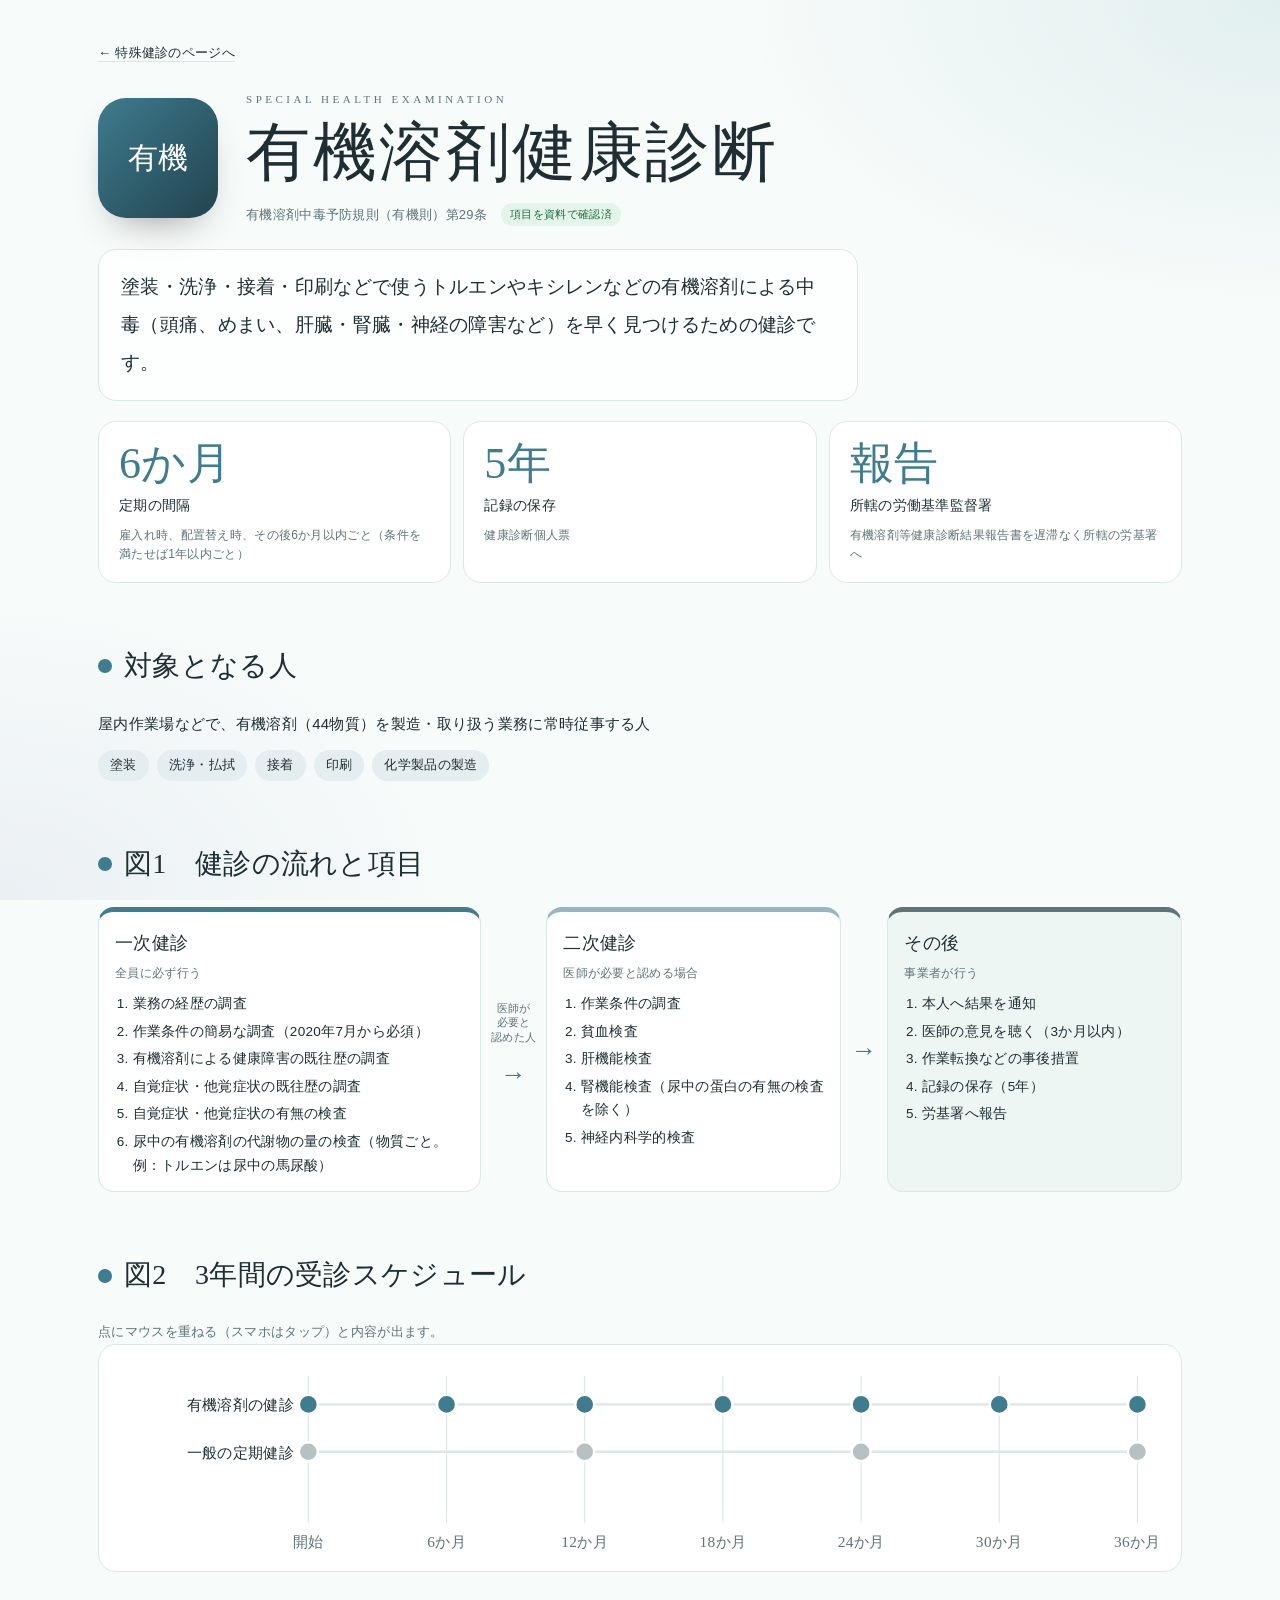
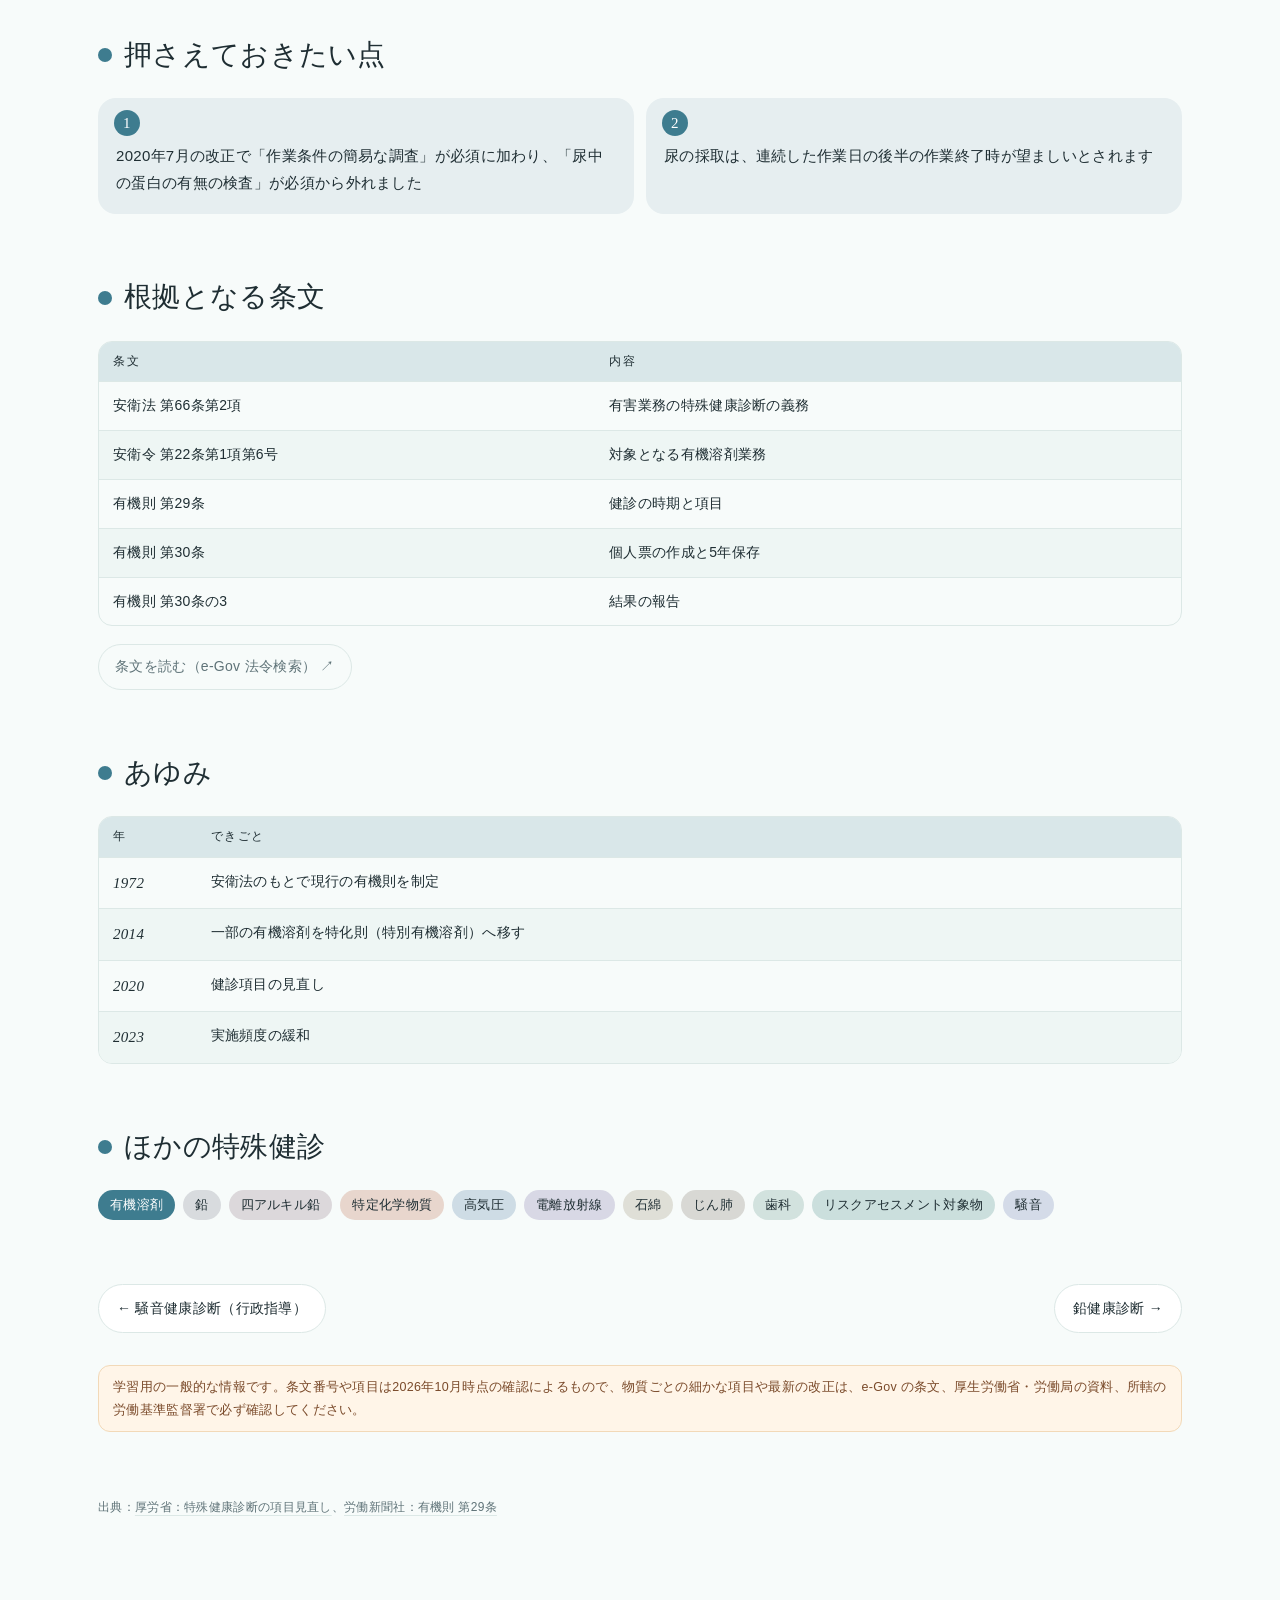
<file: exam.html>
<!doctype html>
<html lang="ja">
<head>
<meta charset="utf-8">
<meta name="viewport" content="width=device-width, initial-scale=1">
<title>特殊健診を知る</title>
<meta name="description" content="特殊健康診断の種類ごとに、対象、頻度、一次・二次健診の項目、根拠条文、歴史を図表で整理したページ">
<link rel="stylesheet" href="site.css">
</head>
<body class="clinic detail-page">

<main class="wrap" id="page"></main>
<div class="tip" id="tip" role="tooltip" hidden></div>

<script src="data/medicine-exams.js"></script>
<script>
const $ = s => document.querySelector(s);
const table = (head, rows) => `<thead><tr>${head.map(h => `<th scope="col">${h}</th>`).join("")}</tr></thead><tbody>${rows.map(r => `<tr>${r.map((c,i) => `<td data-l="${head[i]}"><span>${c}</span></td>`).join("")}</tr>`).join("")}</tbody>`;
const tip = $("#tip");
document.addEventListener("pointerover", e => {
  const t = e.target.closest("[data-tip]"); if (!t) { tip.hidden = true; return; }
  tip.innerHTML = t.dataset.tip; tip.hidden = false;
  const r = t.getBoundingClientRect(), w = tip.offsetWidth;
  tip.style.left = Math.max(8, Math.min(innerWidth - w - 8, r.left + r.width / 2 - w / 2)) + "px";
  tip.style.top = (r.top + scrollY - tip.offsetHeight - 10) + "px";
});

const id = new URLSearchParams(location.search).get("id") || EXAMS[0].id;
const idx = Math.max(0, EXAMS.findIndex(x => x.id === id));
const e = EXAMS[idx];
document.title = `${e.name}｜特殊健診を知る`;

/* 図：3年間の受診スケジュール（この健診と一般の定期健診） */
function schedule(){
  if (!e.months) return `<p class="caption">この健診は決まった間隔ではなく、リスクアセスメントの結果などから必要と判断したときに行います。</p>`;
  const Wd = 900, L = 170, R = 30, H = 170, span = 36;
  const x = m => L + m / span * (Wd - L - R);
  const rows = [[e.short + "の健診", e.months, "var(--mc)"], ["一般の定期健診", 12, "color-mix(in srgb,var(--sub) 45%,#fff)"]];
  if (e.id === "ex-pneumo") rows[0] = ["じん肺健診（管理1・従事中）", 36, "var(--mc)"], rows.splice(1, 0, ["じん肺健診（管理2・3）", 12, "color-mix(in srgb,var(--mc) 60%,#fff)"]);
  let g = "";
  for (let m = 0; m <= span; m += 6) g += `<line x1="${x(m)}" y1="16" x2="${x(m)}" y2="${H-30}" stroke="var(--hair)"/><text x="${x(m)}" y="${H-10}" text-anchor="middle" class="ax">${m === 0 ? "開始" : m + "か月"}</text>`;
  rows.forEach((r, i) => {
    const y = 40 + i * 40;
    g += `<text x="${L-12}" y="${y+5}" text-anchor="end" class="rl">${r[0]}</text><line x1="${x(0)}" y1="${y}" x2="${x(span)}" y2="${y}" stroke="var(--hair)" stroke-width="2"/>`;
    for (let m = 0; m <= span; m += r[1]) g += `<circle class="hit" cx="${x(m)}" cy="${y}" r="8" fill="${r[2]}" stroke="#fff" stroke-width="2" data-tip="<b>${r[0]}</b><br>${m === 0 ? "雇入れ時・配置替え時" : m + "か月後"}"/>`;
  });
  return `<div class="chart-wrap"><svg viewBox="0 0 ${Wd} ${H}" class="chart" role="img" aria-label="${e.name}と一般の定期健診の3年間の受診時期の比較">${g}</svg></div>`;
}

const prev = EXAMS[(idx - 1 + EXAMS.length) % EXAMS.length], next = EXAMS[(idx + 1) % EXAMS.length];
$("#page").style.setProperty("--mc", e.c);
$("#page").innerHTML = `
 <a class="back linkbtn" href="index.html#tokushu">← 特殊健診のページへ</a>
 <header class="dp-hero">
  <div class="exam-icon" aria-hidden="true">${e.short.slice(0, 2)}</div>
  <div>
   <div class="eyebrow">Special Health Examination</div>
   <h1>${e.name}</h1>
   <div class="dp-meta"><span>${e.law}</span>${e.v === "ok" ? `<span class="chk ok">項目を資料で確認済</span>` : `<span class="chk ng">項目は一部のみ確認</span>`}</div>
  </div>
 </header>
 <p class="dp-lead">${e.what}</p>

 <div class="stats exam-stats">
  <div class="stat"><b>${e.months ? (e.id === "ex-pneumo" ? "1〜3年" : e.months + "か月") : "必要時"}</b><span>定期の間隔</span><small>${e.timing}</small></div>
  <div class="stat"><b>${e.keep.split("（")[0]}</b><span>記録の保存</span><small>${e.keep.includes("（") ? e.keep.slice(e.keep.indexOf("（")) : "健康診断個人票"}</small></div>
  <div class="stat"><b>報告</b><span>所轄の労働基準監督署</span><small>${e.report}</small></div>
 </div>

 <h2 class="dp-h">対象となる人</h2>
 <p class="dp-text">${e.target}</p>
 <ul class="signs">${e.examples.map(s => `<li>${s}</li>`).join("")}</ul>

 <h2 class="dp-h">図1　健診の流れと項目</h2>
 <div class="exam-flow">
  <div class="ef-col"><div class="ef-head">一次健診<small>全員に必ず行う</small></div><ol>${e.first.map(s => `<li>${s}</li>`).join("")}</ol></div>
  <div class="ef-arrow" aria-hidden="true"><span>医師が<br>必要と<br>認めた人</span>→</div>
  <div class="ef-col second"><div class="ef-head">二次健診<small>医師が必要と認める場合</small></div><ol>${e.second.map(s => `<li>${s}</li>`).join("")}</ol></div>
  <div class="ef-arrow" aria-hidden="true">→</div>
  <div class="ef-col after"><div class="ef-head">その後<small>事業者が行う</small></div><ol><li>本人へ結果を通知</li><li>医師の意見を聴く（3か月以内）</li><li>作業転換などの事後措置</li><li>記録の保存（${e.keep}）</li><li>労基署へ報告</li></ol></div>
 </div>
 ${e.freqTable ? `<h2 class="dp-h">管理区分と健診の頻度</h2><div class="tbl-wrap"><table class="tbl">${table(["粉じん作業との関係","管理区分","定期健診"], e.freqTable.map(r => [r[0], `<b>${r[1]}</b>`, r[2]]))}</table></div>` : ""}

 <h2 class="dp-h">図2　3年間の受診スケジュール</h2>
 <p class="caption">点にマウスを重ねる（スマホはタップ）と内容が出ます。</p>
 ${schedule()}

 <h2 class="dp-h">押さえておきたい点</h2>
 <ol class="points">${e.notes.map(s => `<li>${s}</li>`).join("")}</ol>

 ${e.omit ? omitBlock(e.omit) : ""}

 <h2 class="dp-h">根拠となる条文</h2>
 <div class="tbl-wrap"><table class="tbl">${table(["条文","内容"], e.arts.map(a => [`<b>${a[0]}</b>`, a[1]]))}</table></div>
 ${e.egov ? `<div class="bk-links big"><a href="https://laws.e-gov.go.jp/law/${e.egov}" target="_blank" rel="noopener">条文を読む（e-Gov 法令検索） ↗</a></div>` : ""}

 <h2 class="dp-h">あゆみ</h2>
 <div class="tbl-wrap"><table class="tbl events">${table(["年","できごと"], e.hist.map(h => [`<span class="latin">${h[0]}</span>`, h[1]]))}</table></div>

 <h2 class="dp-h">ほかの特殊健診</h2>
 <div class="exam-nav">${EXAMS.map(x => `<a class="mpill${x.id === e.id ? " on" : ""}" href="exam.html?id=${x.id}" style="--mc:${x.c}">${x.short}</a>`).join("")}</div>
 <nav class="pager">
  <a href="exam.html?id=${prev.id}">← ${prev.name}</a>
  <a href="exam.html?id=${next.id}">${next.name} →</a>
 </nav>
 <p class="disclaimer" style="margin-top:32px">学習用の一般的な情報です。条文番号や項目は2026年10月時点の確認によるもので、物質ごとの細かな項目や最新の改正は、e-Gov の条文、厚生労働省・労働局の資料、所轄の労働基準監督署で必ず確認してください。</p>
 <p class="notice">出典：${e.src.map(s => `<a href="${s[1]}" target="_blank" rel="noopener">${s[0]}</a>`).join("、")}</p>`;
</script>
</body>
</html>
</file>
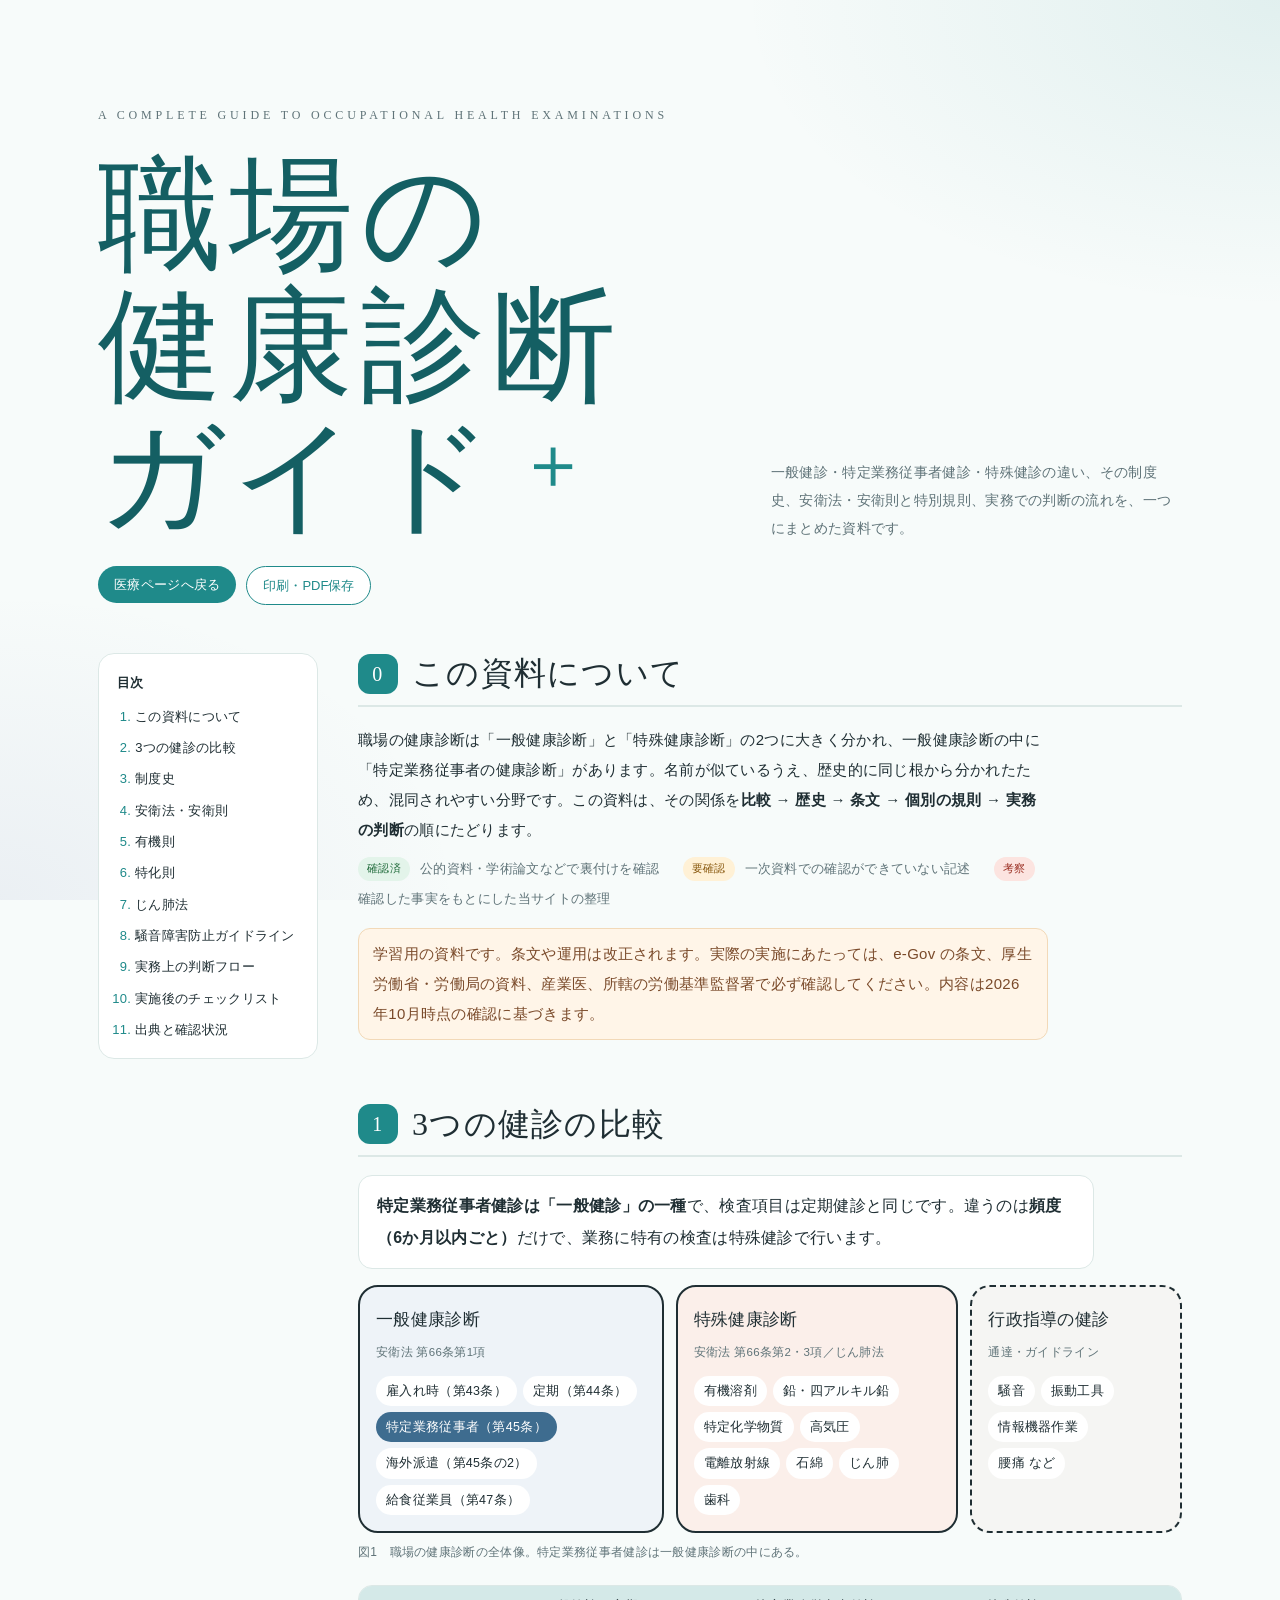
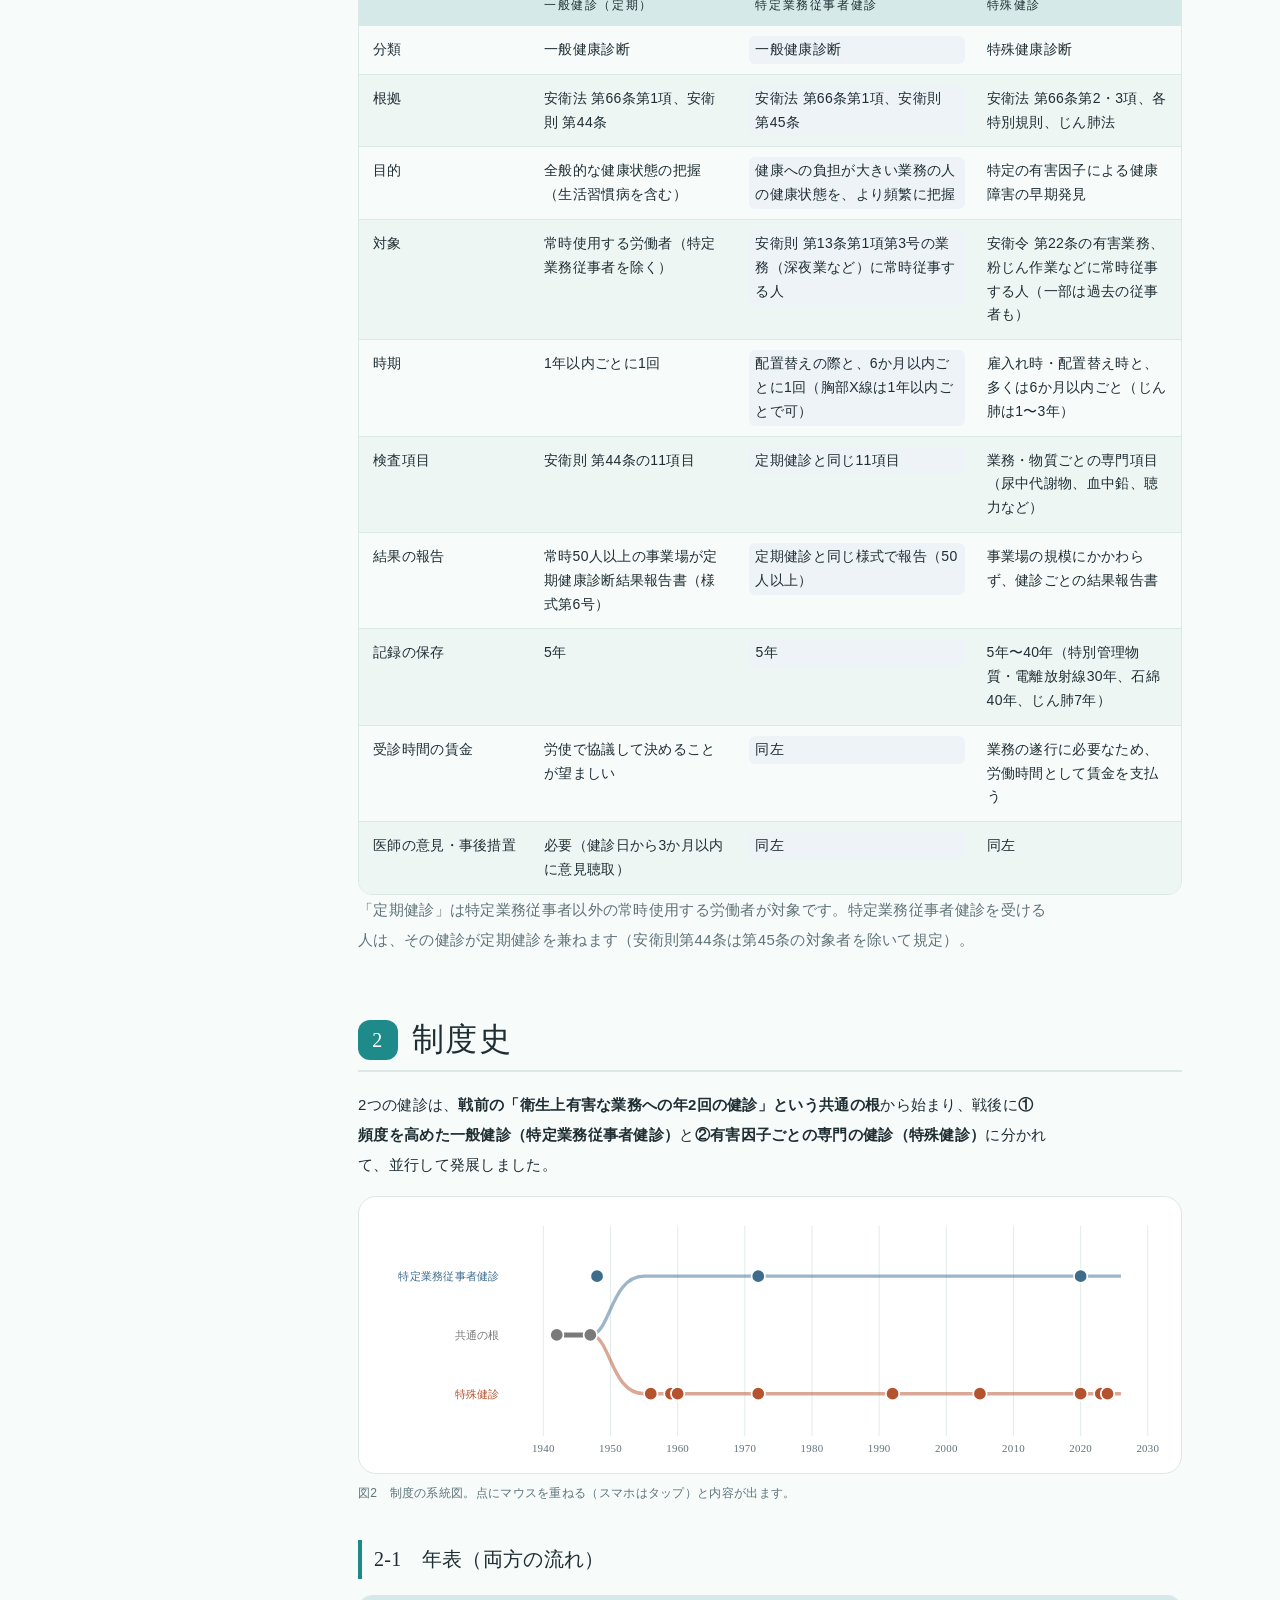
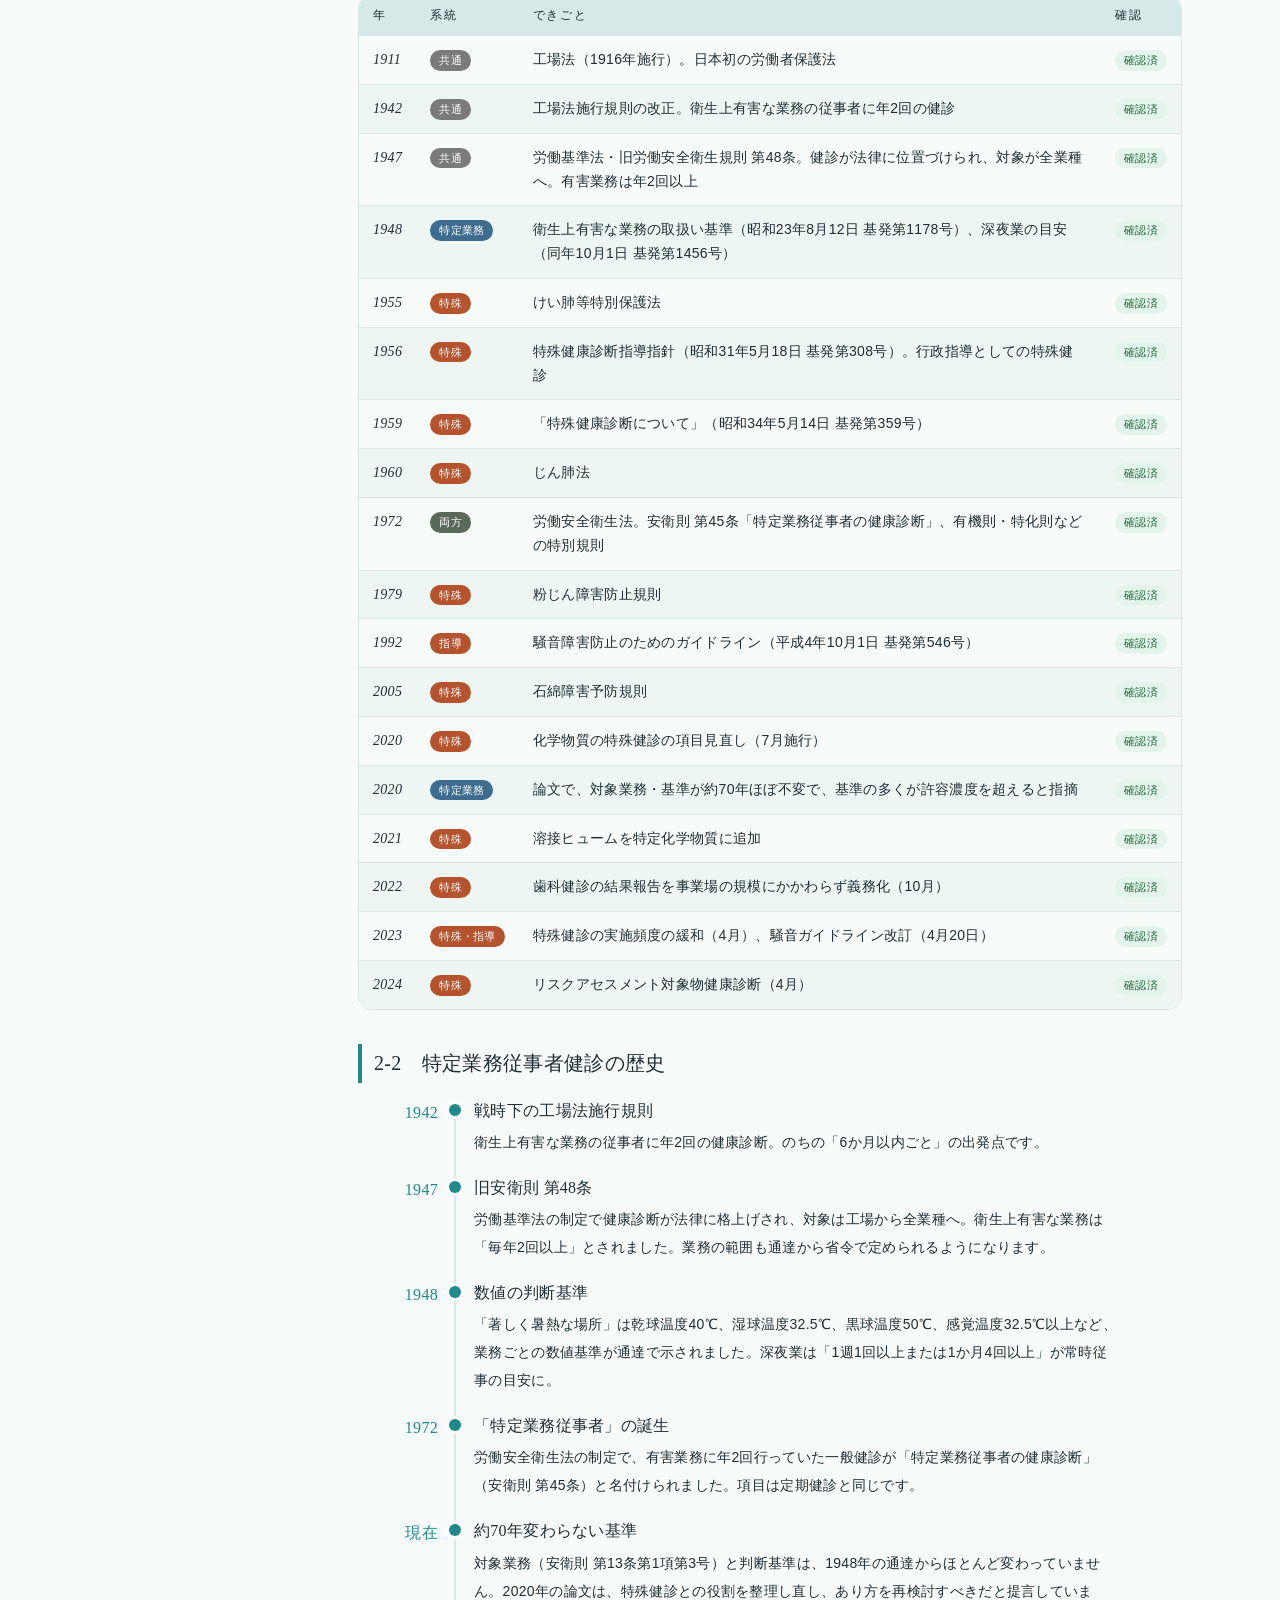
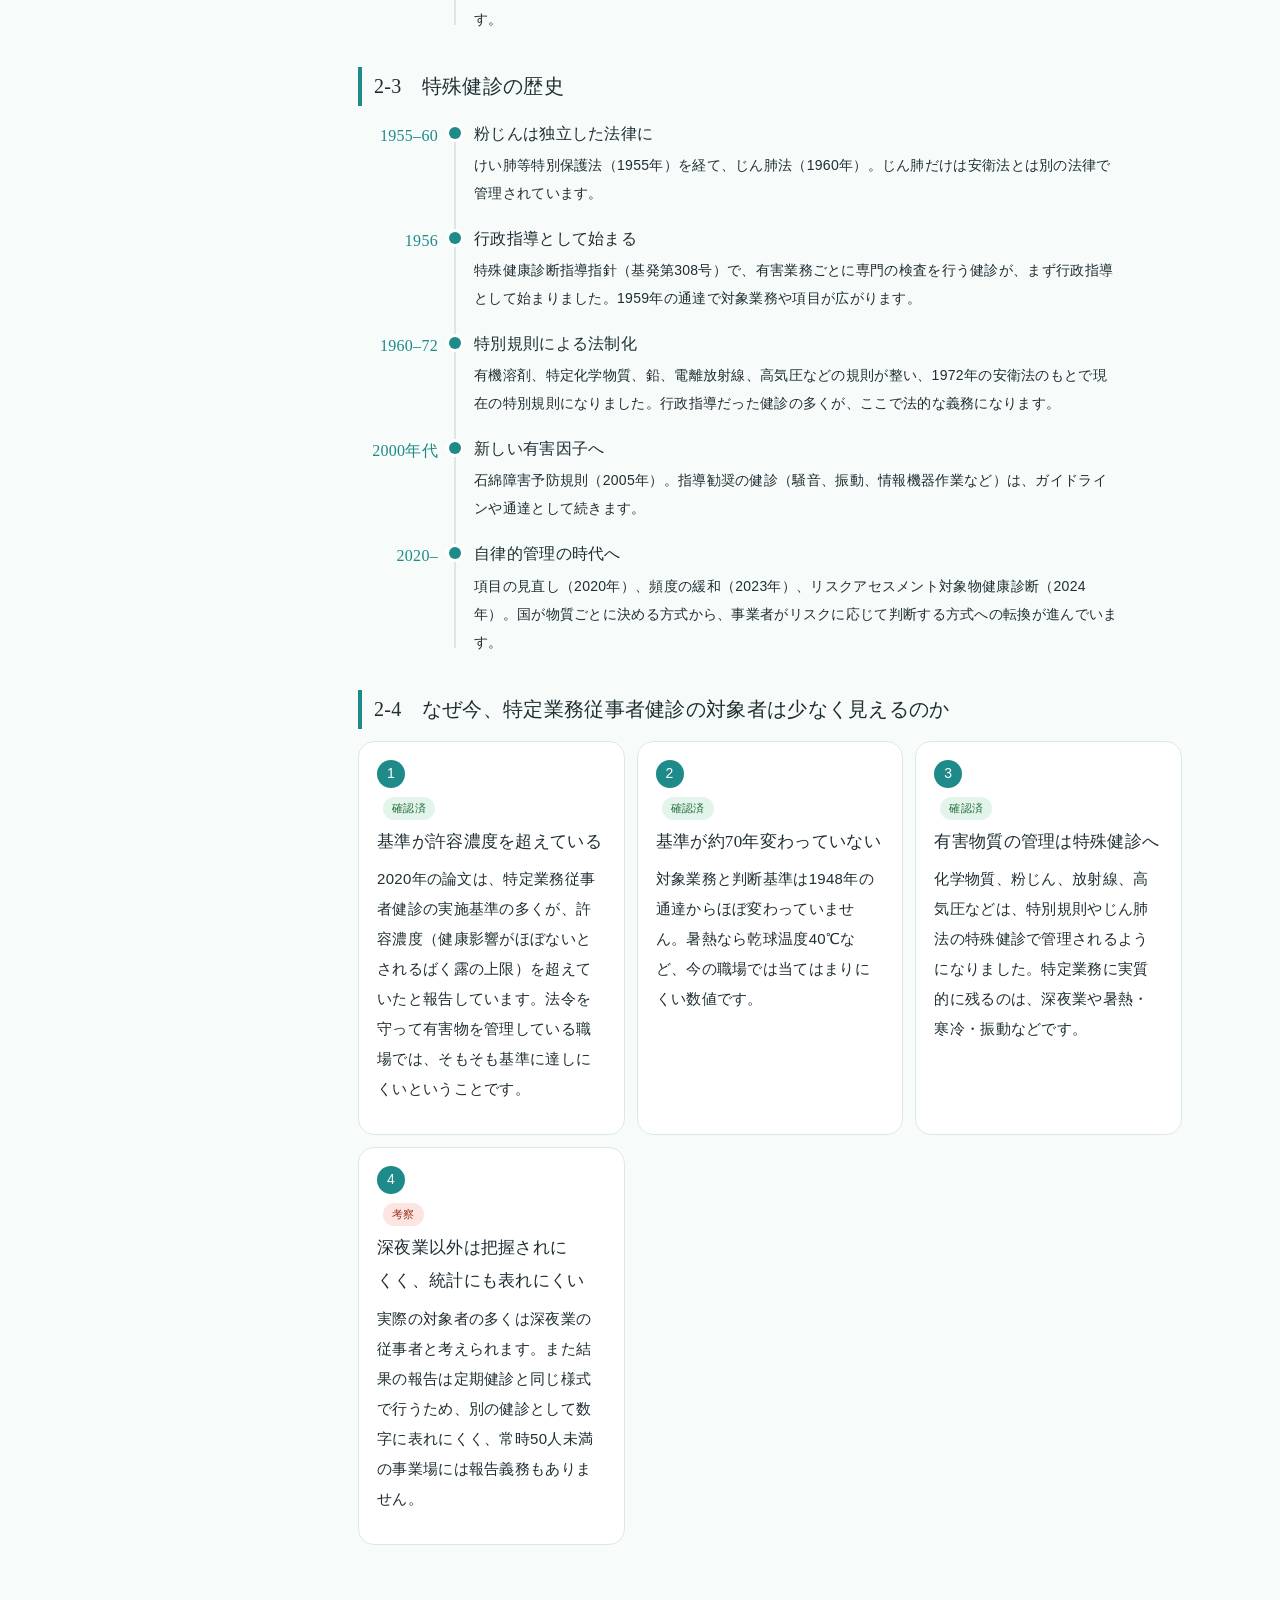
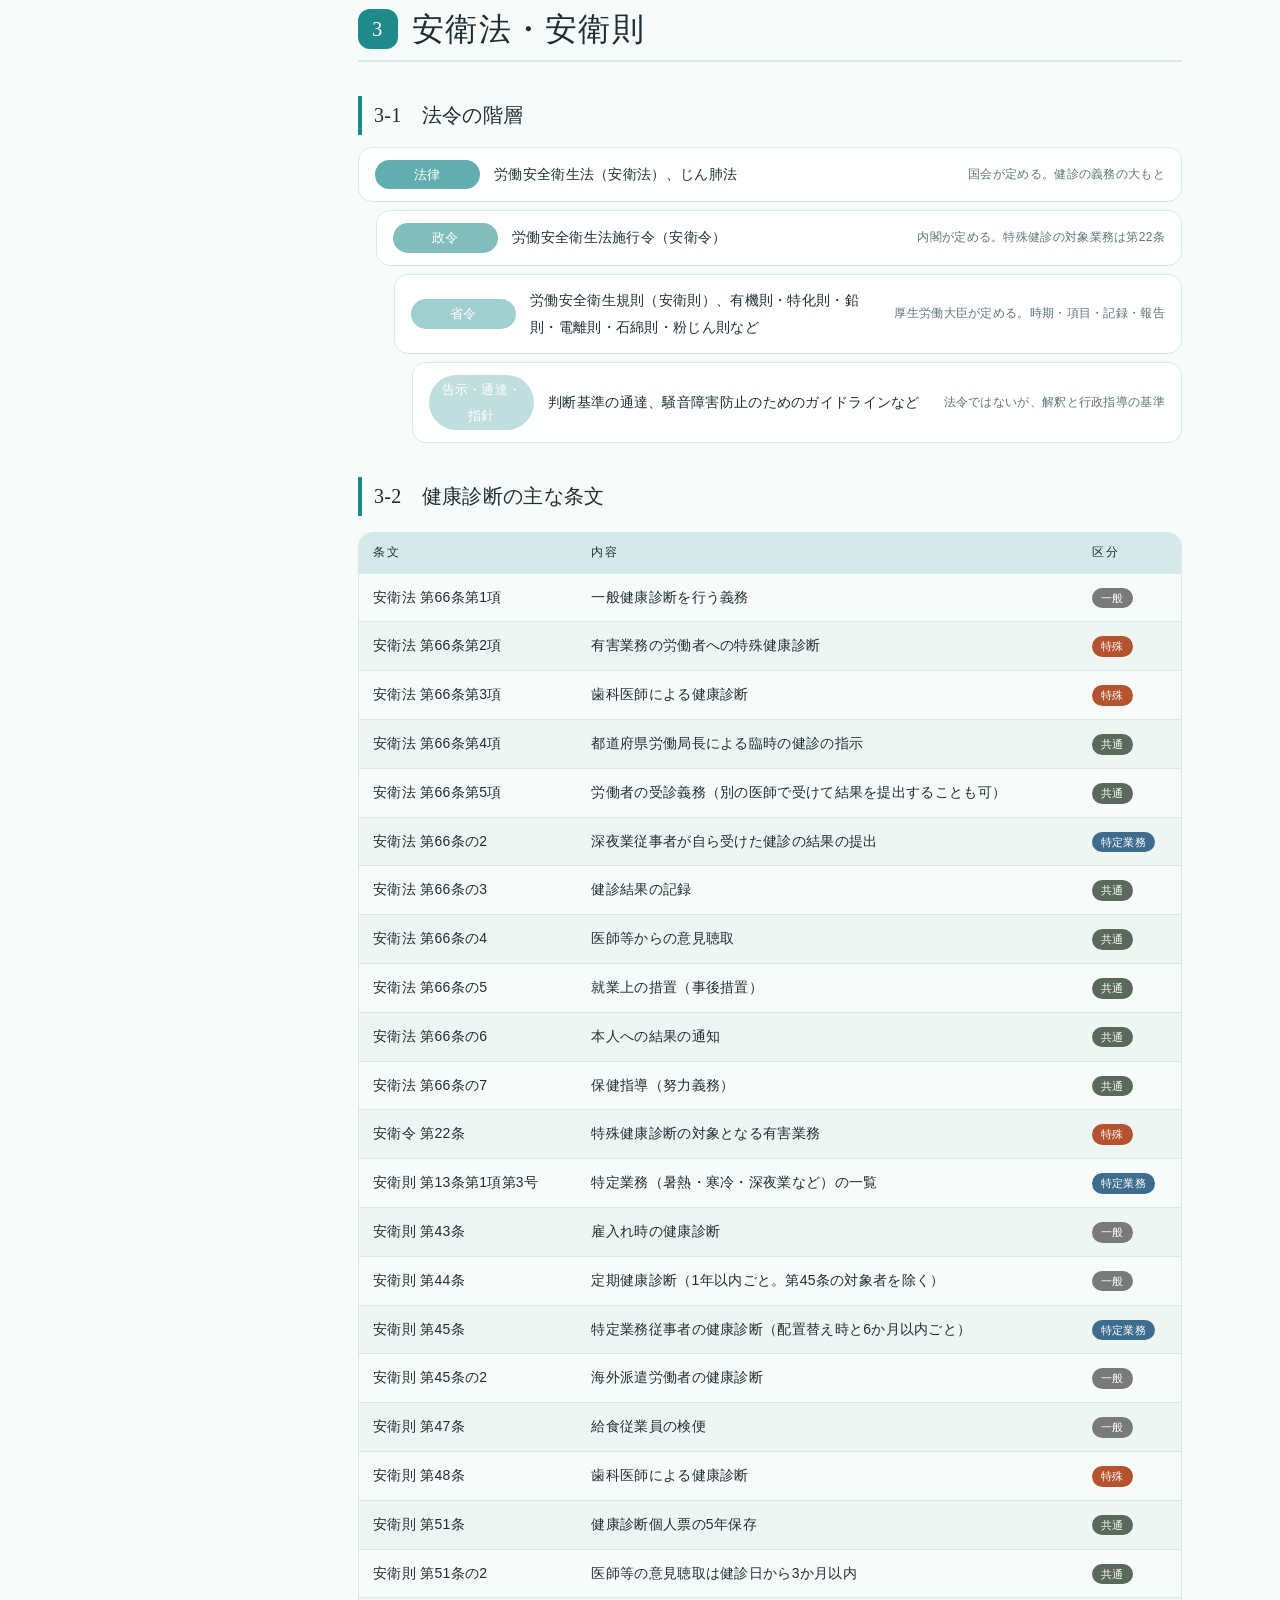
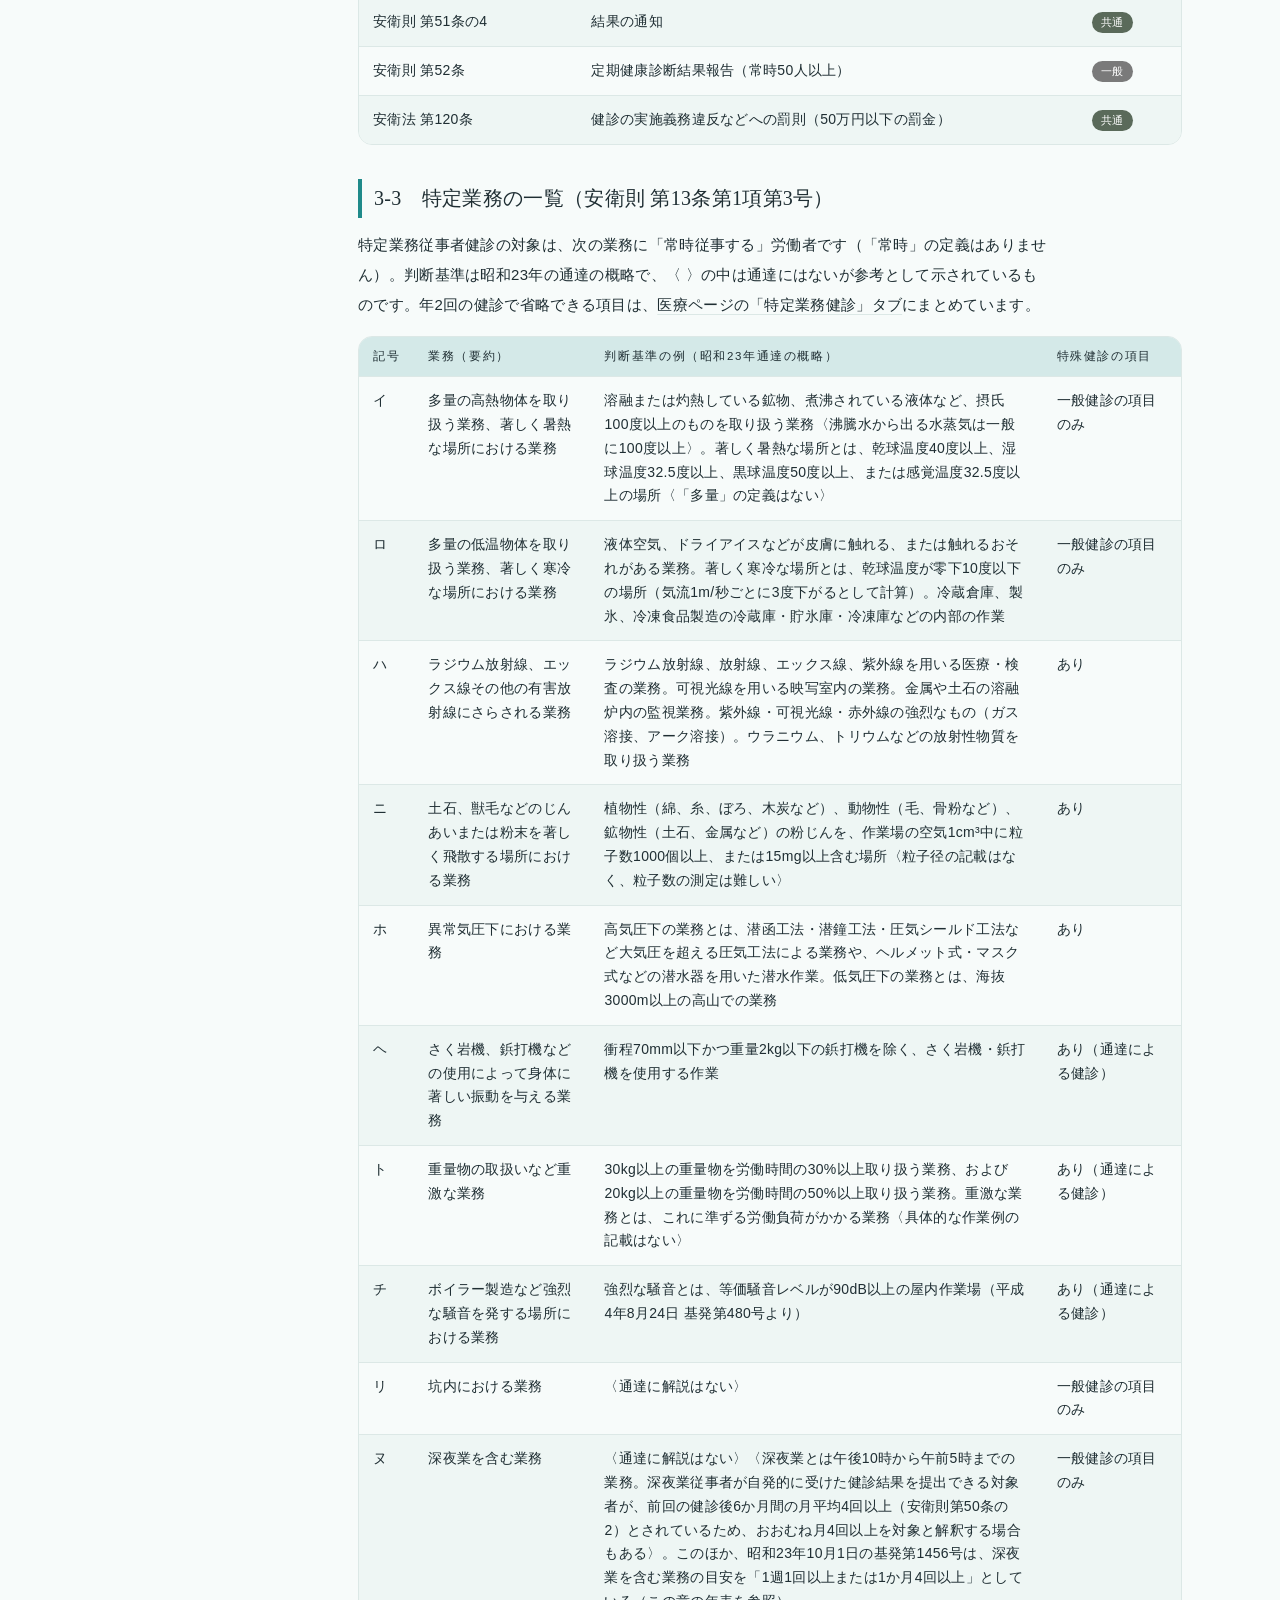
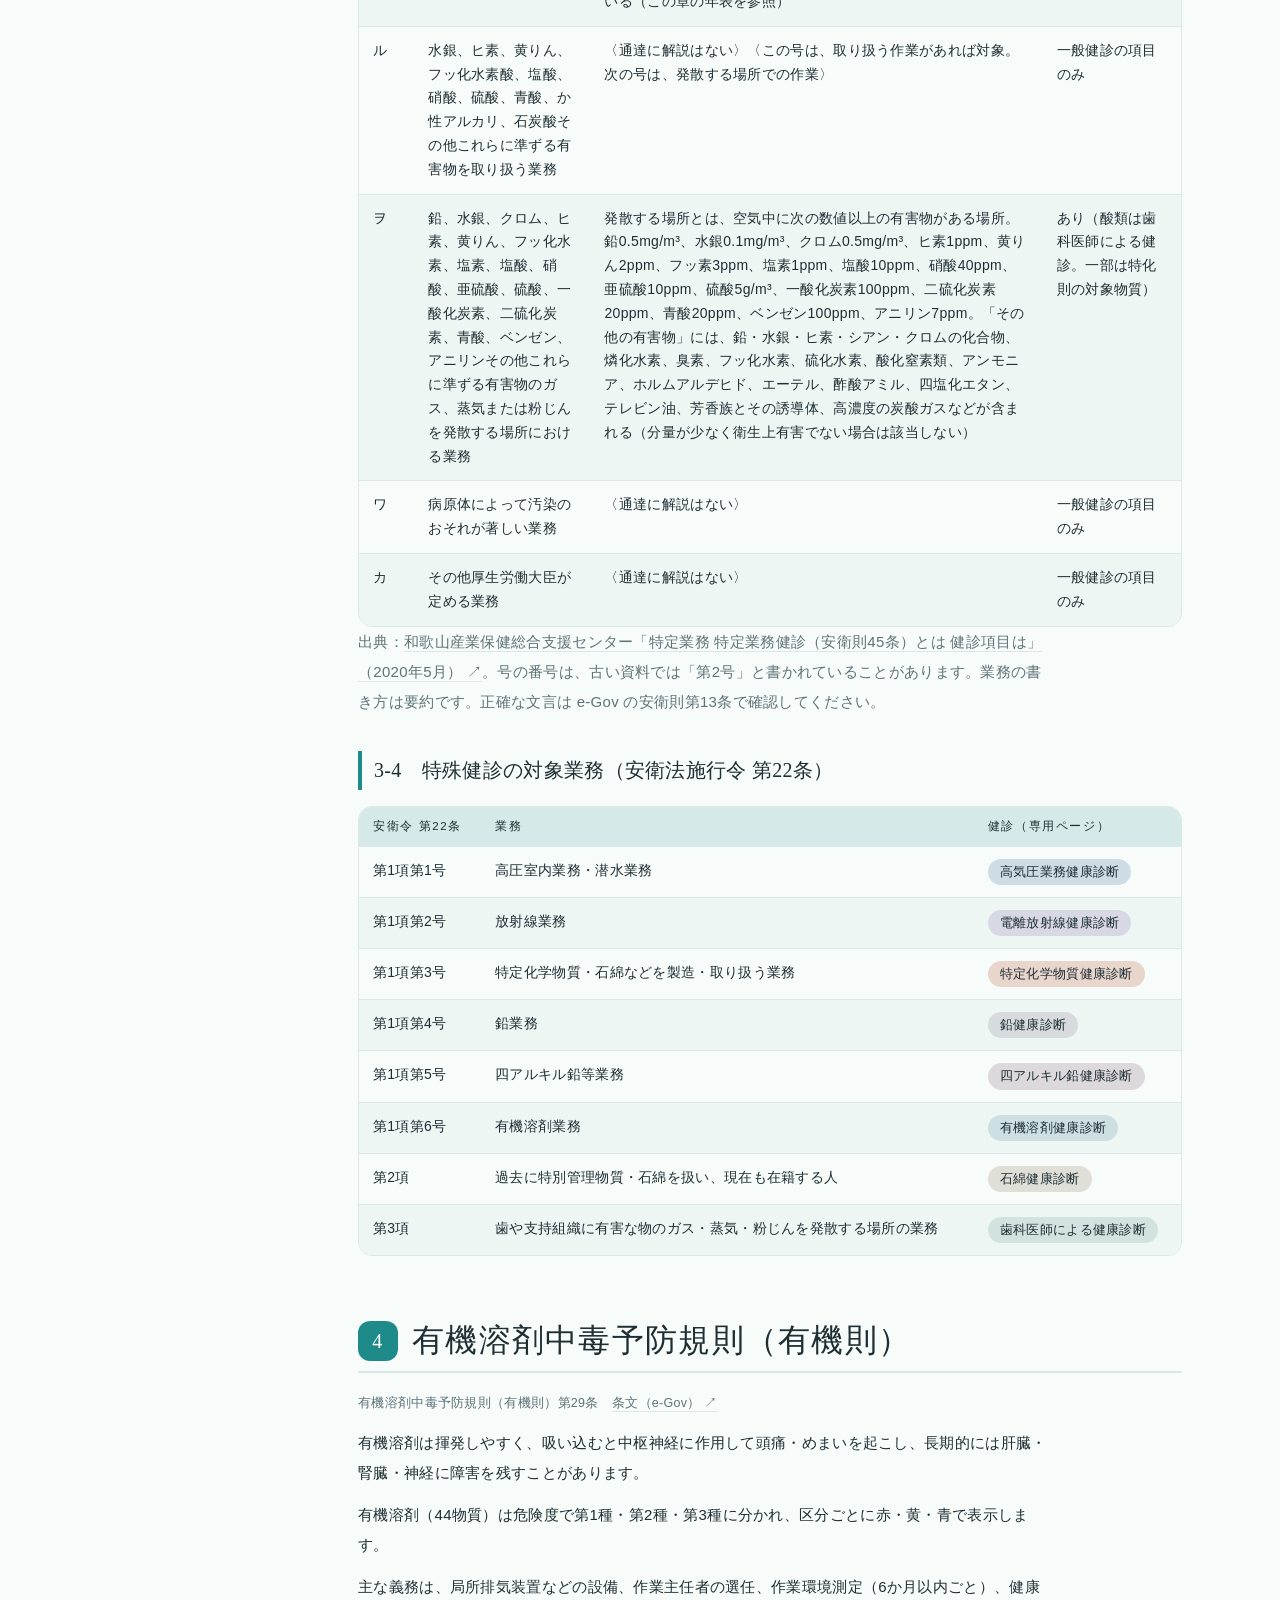
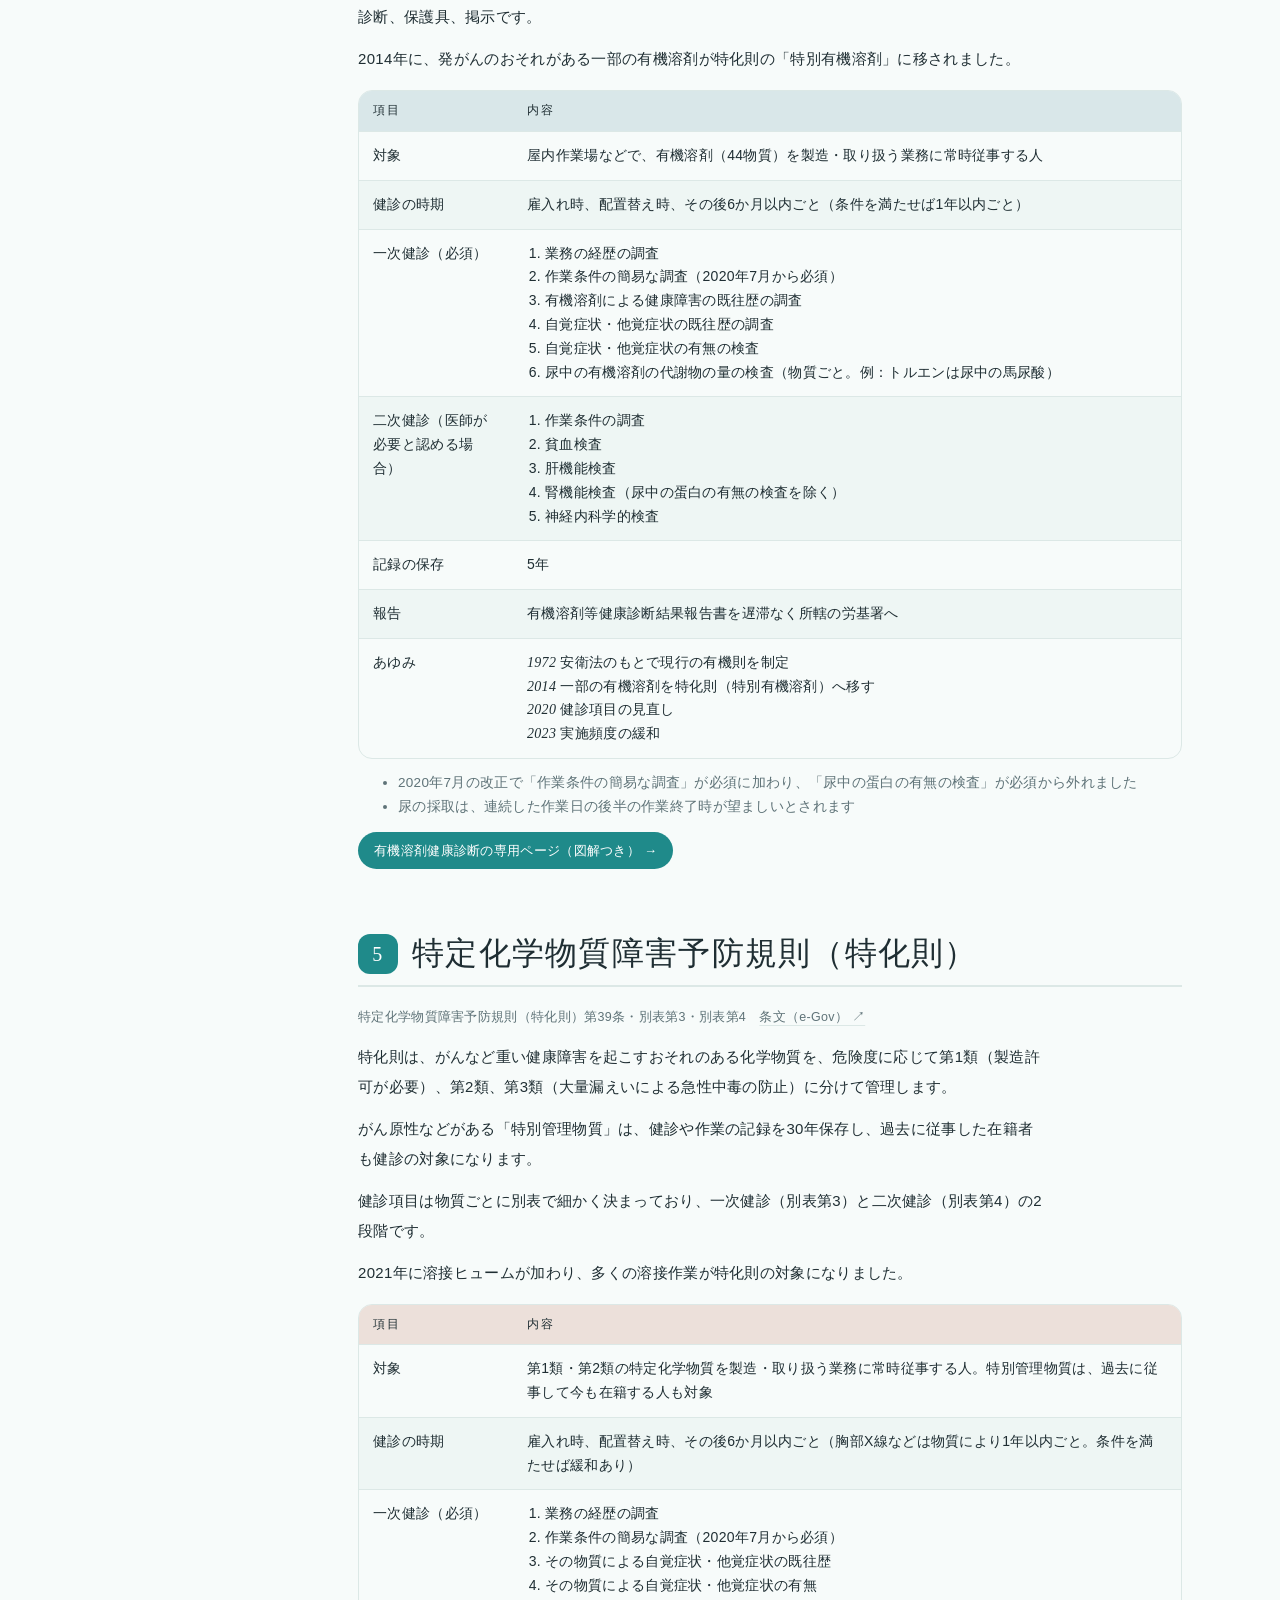
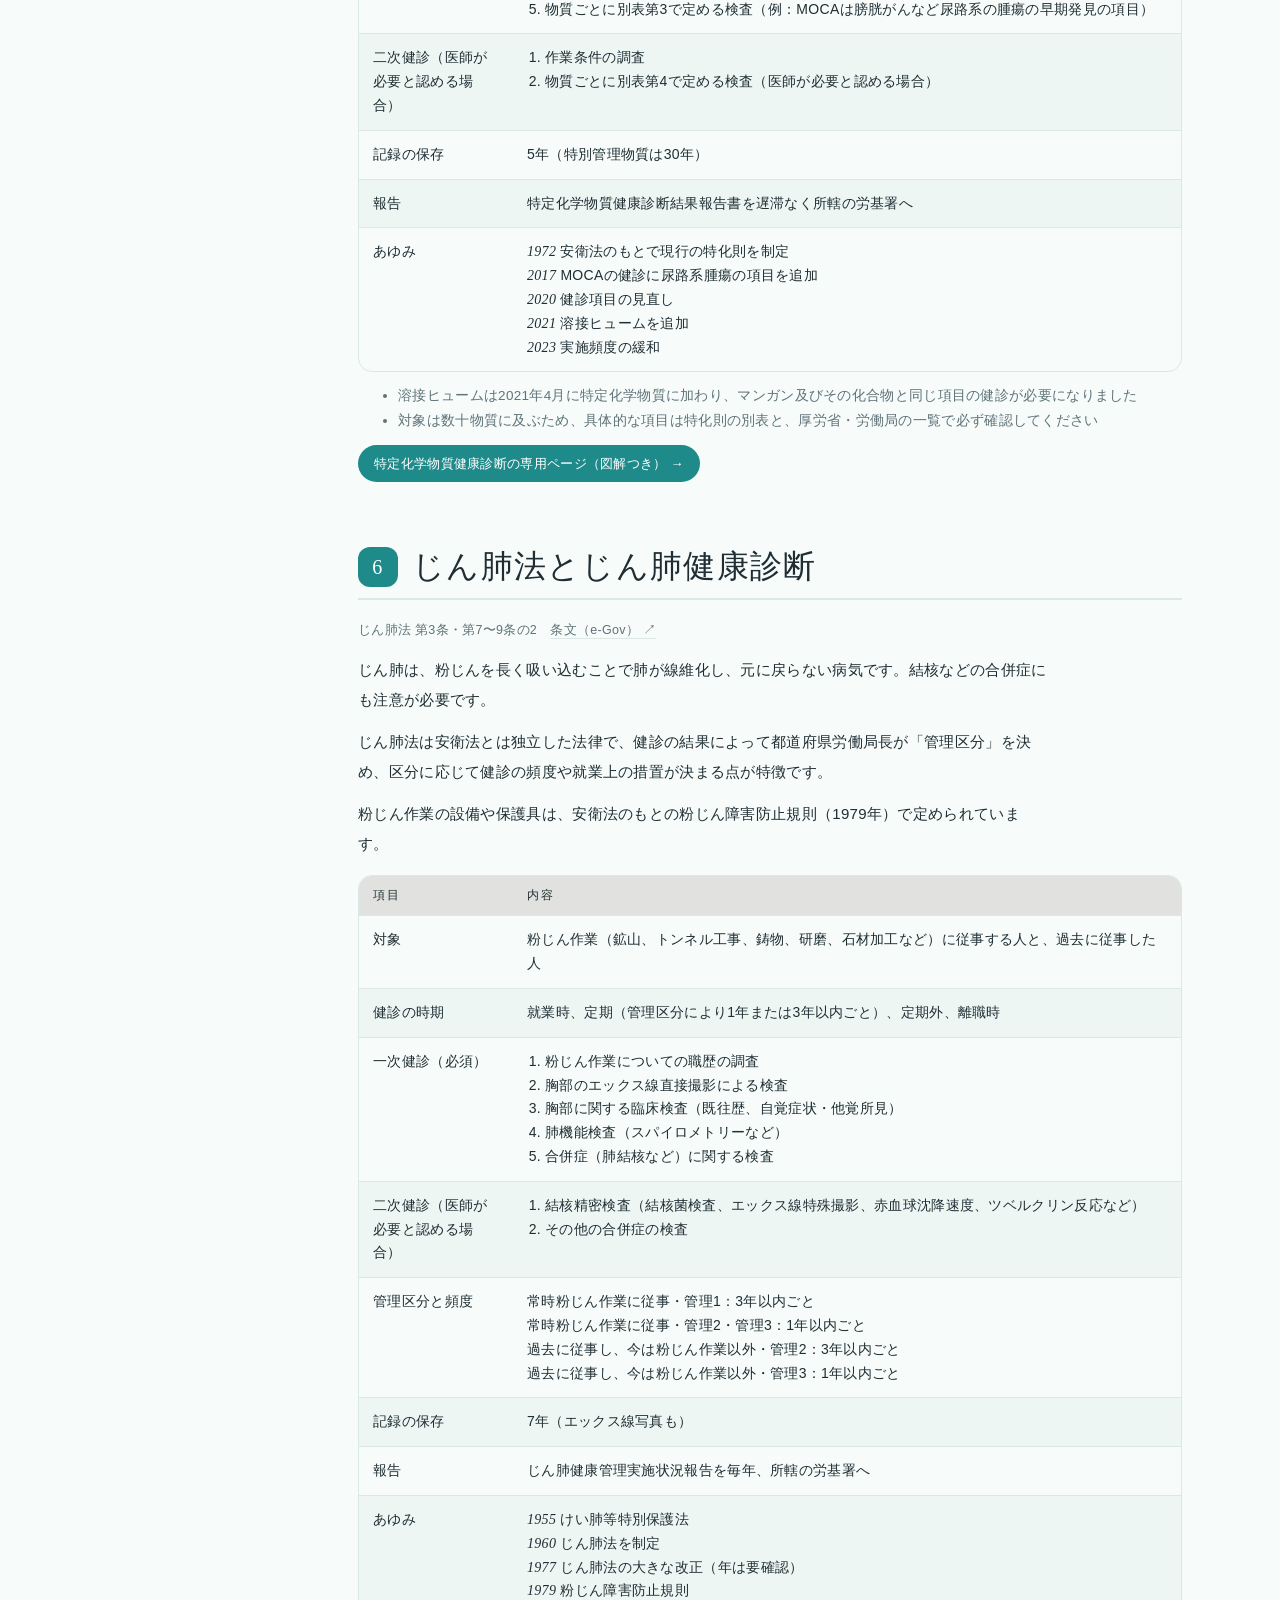
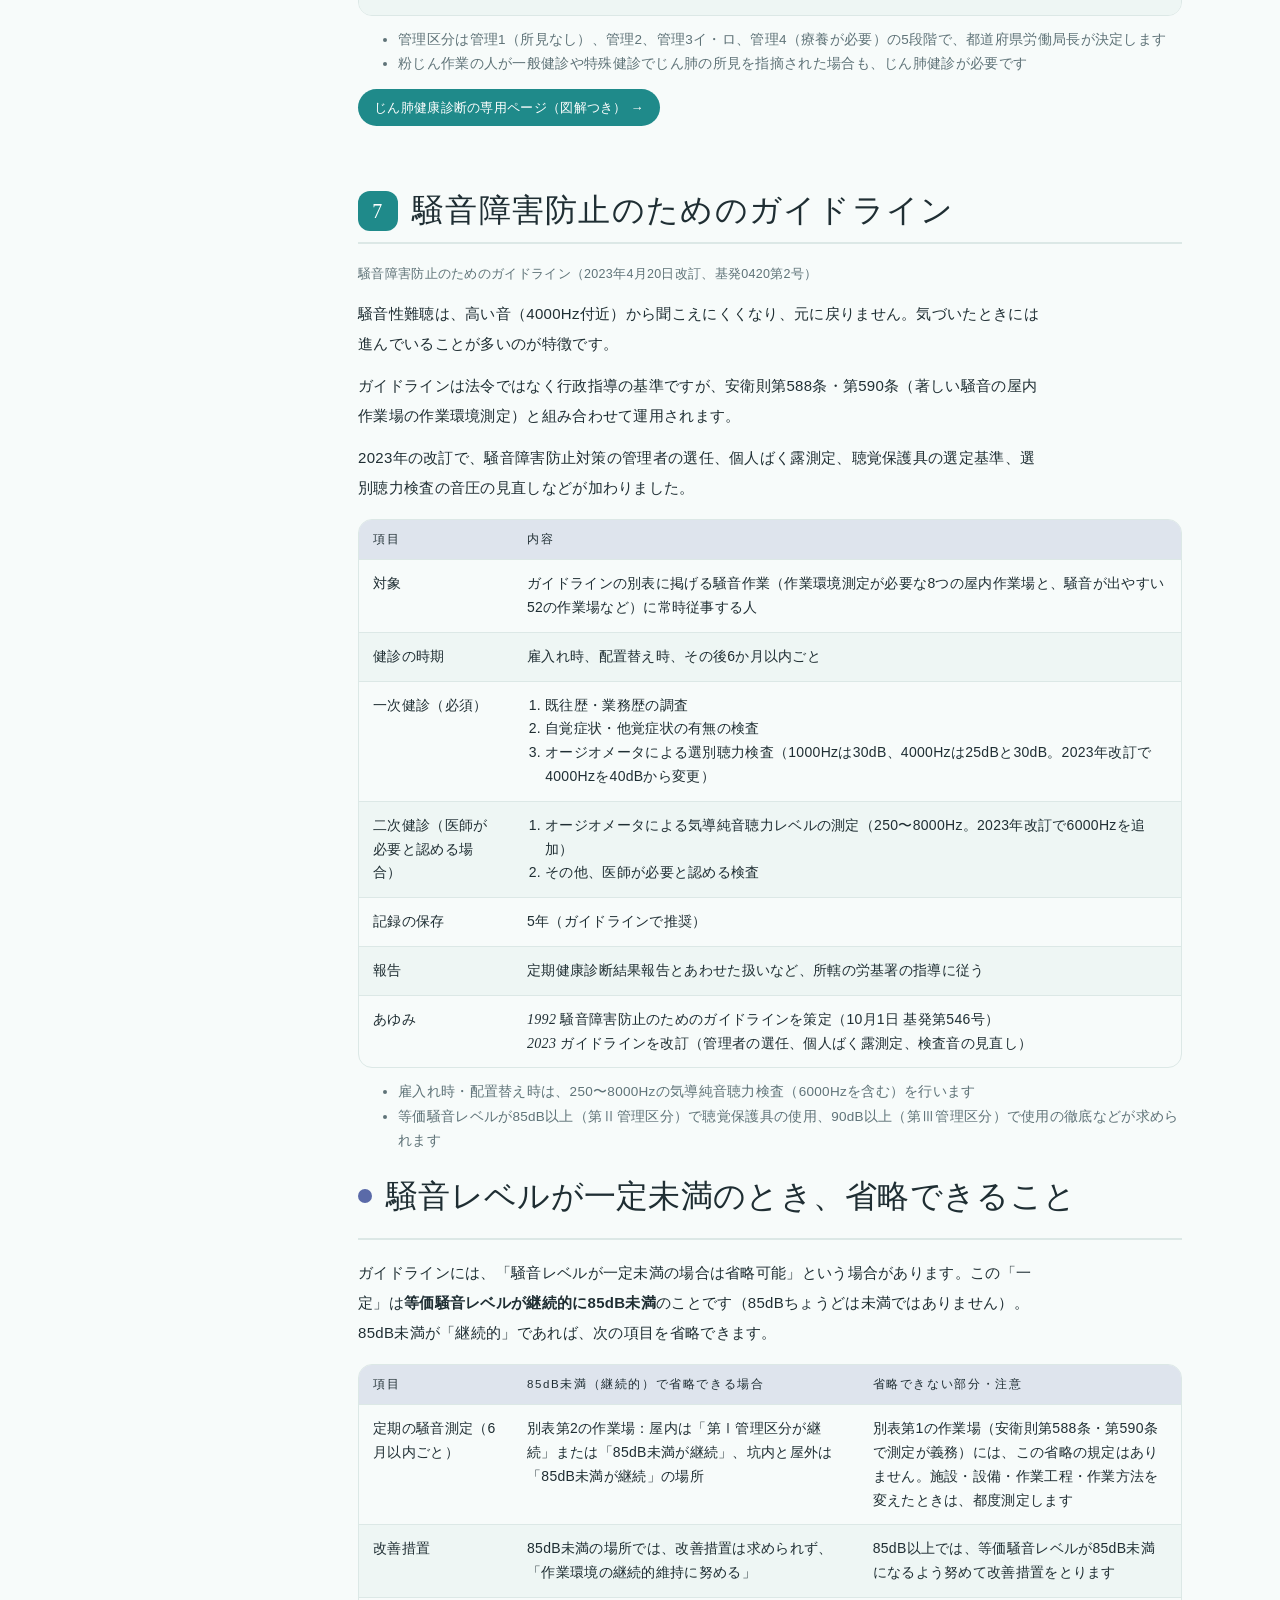
<file: kenshin-guide.html>
<!doctype html>
<html lang="ja">
<head>
<meta charset="utf-8">
<meta name="viewport" content="width=device-width, initial-scale=1">
<title>職場の健康診断ガイド</title>
<meta name="description" content="一般健診・特定業務従事者健診・特殊健診の比較、制度史、安衛法・安衛則、有機則・特化則・じん肺法・騒音障害防止ガイドライン、実務上の判断フローをまとめた資料">
<link rel="stylesheet" href="site.css">
</head>
<body class="clinic guide">

<header class="hero wrap">
  <div class="eyebrow">A Complete Guide to Occupational Health Examinations</div>
  <h1>職場の健康診断ガイド</h1>
  <p>一般健診・特定業務従事者健診・特殊健診の違い、その制度史、安衛法・安衛則と特別規則、実務での判断の流れを、一つにまとめた資料です。</p>
  <div class="guide-actions"><a class="more-btn" href="index.html#tokushu">医療ページへ戻る</a><button class="more-btn ghost" type="button" onclick="print()">印刷・PDF保存</button></div>
</header>

<div class="wrap guide-layout">
<aside class="toc" aria-label="目次">
  <b>目次</b>
  <ol>
    <li><a href="#c0">この資料について</a></li>
    <li><a href="#c1">3つの健診の比較</a></li>
    <li><a href="#c2">制度史</a></li>
    <li><a href="#c3">安衛法・安衛則</a></li>
    <li><a href="#c4">有機則</a></li>
    <li><a href="#c5">特化則</a></li>
    <li><a href="#c6">じん肺法</a></li>
    <li><a href="#c7">騒音障害防止ガイドライン</a></li>
    <li><a href="#c8">実務上の判断フロー</a></li>
    <li><a href="#c9">実施後のチェックリスト</a></li>
    <li><a href="#c10">出典と確認状況</a></li>
  </ol>
</aside>

<article class="doc">

<section id="c0">
 <h2><span>0</span>この資料について</h2>
 <p>職場の健康診断は「一般健康診断」と「特殊健康診断」の2つに大きく分かれ、一般健康診断の中に「特定業務従事者の健康診断」があります。名前が似ているうえ、歴史的に同じ根から分かれたため、混同されやすい分野です。この資料は、その関係を<b>比較 → 歴史 → 条文 → 個別の規則 → 実務の判断</b>の順にたどります。</p>
 <div class="legend-row"><span class="chk ok">確認済</span>公的資料・学術論文などで裏付けを確認　<span class="chk ng">要確認</span>一次資料での確認ができていない記述　<span class="chk fix">考察</span>確認した事実をもとにした当サイトの整理</div>
 <p class="disclaimer">学習用の資料です。条文や運用は改正されます。実際の実施にあたっては、e-Gov の条文、厚生労働省・労働局の資料、産業医、所轄の労働基準監督署で必ず確認してください。内容は2026年10月時点の確認に基づきます。</p>
</section>

<section id="c1">
 <h2><span>1</span>3つの健診の比較</h2>
 <p class="lead2"><b>特定業務従事者健診は「一般健診」の一種</b>で、検査項目は定期健診と同じです。違うのは<b>頻度（6か月以内ごと）</b>だけで、業務に特有の検査は特殊健診で行います。</p>
 <figure class="gfig">
  <div class="venn">
   <div class="v-general"><b>一般健康診断</b><small>安衛法 第66条第1項</small>
    <div class="v-inner"><span>雇入れ時（第43条）</span><span>定期（第44条）</span><span class="hl2">特定業務従事者（第45条）</span><span>海外派遣（第45条の2）</span><span>給食従業員（第47条）</span></div></div>
   <div class="v-special"><b>特殊健康診断</b><small>安衛法 第66条第2・3項／じん肺法</small>
    <div class="v-inner"><span>有機溶剤</span><span>鉛・四アルキル鉛</span><span>特定化学物質</span><span>高気圧</span><span>電離放射線</span><span>石綿</span><span>じん肺</span><span>歯科</span></div></div>
   <div class="v-guide"><b>行政指導の健診</b><small>通達・ガイドライン</small>
    <div class="v-inner"><span>騒音</span><span>振動工具</span><span>情報機器作業</span><span>腰痛 など</span></div></div>
  </div>
  <figcaption>図1　職場の健康診断の全体像。特定業務従事者健診は一般健康診断の中にある。</figcaption>
 </figure>
 <div class="tbl-wrap"><table class="tbl cmp" id="cmp3"></table></div>
 <p class="caption">「定期健診」は特定業務従事者以外の常時使用する労働者が対象です。特定業務従事者健診を受ける人は、その健診が定期健診を兼ねます（安衛則第44条は第45条の対象者を除いて規定）。</p>
</section>

<section id="c2">
 <h2><span>2</span>制度史</h2>
 <p>2つの健診は、<b>戦前の「衛生上有害な業務への年2回の健診」という共通の根</b>から始まり、戦後に<b>①頻度を高めた一般健診（特定業務従事者健診）</b>と<b>②有害因子ごとの専門の健診（特殊健診）</b>に分かれて、並行して発展しました。</p>
 <figure class="gfig">
  <div class="chart-wrap"><svg id="branch" class="chart" role="img" aria-label="共通の根から特定業務従事者健診と特殊健診に分かれる制度の流れ"></svg></div>
  <figcaption>図2　制度の系統図。点にマウスを重ねる（スマホはタップ）と内容が出ます。</figcaption>
 </figure>
 <h3>2-1　年表（両方の流れ）</h3>
 <div class="tbl-wrap"><table class="tbl" id="history"></table></div>
 <h3>2-2　特定業務従事者健診の歴史</h3>
 <ol class="story" id="storyTokutei"></ol>
 <h3>2-3　特殊健診の歴史</h3>
 <ol class="story" id="storyTokushu"></ol>
 <h3>2-4　なぜ今、特定業務従事者健診の対象者は少なく見えるのか</h3>
 <div class="cards" id="whyFew"></div>
</section>

<section id="c3">
 <h2><span>3</span>安衛法・安衛則</h2>
 <h3>3-1　法令の階層</h3>
 <div class="hier" id="hier"></div>
 <h3>3-2　健康診断の主な条文</h3>
 <div class="tbl-wrap"><table class="tbl" id="articles"></table></div>
 <h3>3-3　特定業務の一覧（安衛則 第13条第1項第3号）</h3>
 <p>特定業務従事者健診の対象は、次の業務に「常時従事する」労働者です（「常時」の定義はありません）。判断基準は昭和23年の通達の概略で、〈 〉の中は通達にはないが参考として示されているものです。年2回の健診で省略できる項目は、<a href="index.html#tokutei">医療ページの「特定業務健診」タブ</a>にまとめています。</p>
 <div class="tbl-wrap"><table class="tbl" id="tokuteiList"></table></div>
 <p class="caption">出典：<a href="https://wakayamas.johas.go.jp/wp/wp-content/uploads/2022/09/health-care-202005-02.pdf" target="_blank" rel="noopener">和歌山産業保健総合支援センター「特定業務 特定業務健診（安衛則45条）とは 健診項目は」（2020年5月） ↗</a>。号の番号は、古い資料では「第2号」と書かれていることがあります。業務の書き方は要約です。正確な文言は e-Gov の安衛則第13条で確認してください。</p>
 <h3>3-4　特殊健診の対象業務（安衛法施行令 第22条）</h3>
 <div class="tbl-wrap"><table class="tbl" id="rei22"></table></div>
</section>

<section id="c4">
 <h2><span>4</span>有機溶剤中毒予防規則（有機則）</h2>
 <div class="rulebody" data-rule="ex-organic"></div>
</section>
<section id="c5">
 <h2><span>5</span>特定化学物質障害予防規則（特化則）</h2>
 <div class="rulebody" data-rule="ex-chemical"></div>
</section>
<section id="c6">
 <h2><span>6</span>じん肺法とじん肺健康診断</h2>
 <div class="rulebody" data-rule="ex-pneumo"></div>
</section>
<section id="c7">
 <h2><span>7</span>騒音障害防止のためのガイドライン</h2>
 <div class="rulebody" data-rule="ex-noise"></div>
</section>

<section id="c8">
 <h2><span>8</span>実務上の判断フロー</h2>
 <p>ある労働者にどの健診が必要かは、次の順で確認します。<b>1人が複数に当てはまることは珍しくありません</b>（例：有機溶剤を使い、深夜業もある人は、有機溶剤健診と特定業務従事者健診の両方が必要）。</p>
 <figure class="gfig">
  <ol class="decision" id="decision"></ol>
  <figcaption>図3　判断フロー</figcaption>
 </figure>
 <h3>8-1　判断ツール</h3>
 <p>当てはまる業務にチェックを入れると、必要な健診の一覧が出ます（目安です）。</p>
 <div class="tool">
  <div class="tool-q" id="toolQ"></div>
  <div class="tool-a" aria-live="polite"><b>必要な健診</b><ul id="toolA"></ul></div>
 </div>
 <h3>8-2　迷いやすいケース</h3>
 <div class="tbl-wrap"><table class="tbl" id="cases"></table></div>
</section>

<section id="c9">
 <h2><span>9</span>実施後のチェックリスト</h2>
 <ul class="checklist" id="checklist"></ul>
</section>

<section id="c10">
 <h2><span>10</span>出典と確認状況</h2>
 <div class="tbl-wrap"><table class="tbl" id="sources"></table></div>
</section>

</article>
</div>
<div class="tip" id="tip" role="tooltip" hidden></div>

<script src="data/medicine-exams.js"></script>
<script src="data/tokutei.js"></script>
<script>
const $ = s => document.querySelector(s);
const table = (head, rows) => `<thead><tr>${head.map(h => `<th scope="col">${h}</th>`).join("")}</tr></thead><tbody>${rows.map(r => `<tr>${r.map((c,i) => `<td data-l="${head[i]}"><span>${c}</span></td>`).join("")}</tr>`).join("")}</tbody>`;
const EGOV = id => "https://laws.e-gov.go.jp/law/" + id;
const OK = `<span class="chk ok">確認済</span>`, NG = `<span class="chk ng">要確認</span>`, KO = `<span class="chk fix">考察</span>`;
const A = (u, t) => `<a href="${u}" target="_blank" rel="noopener">${t} ↗</a>`;
const PAPER = "https://www.jstage.jst.go.jp/article/sangyoeisei/62/1/62_2019-012-A/_article/-char/ja/";

/* 1. 比較表 */
$("#cmp3").innerHTML = table(["", "一般健診（定期）", "特定業務従事者健診", "特殊健診"], [
 ["分類","一般健康診断","一般健康診断","特殊健康診断"],
 ["根拠","安衛法 第66条第1項、安衛則 第44条","安衛法 第66条第1項、安衛則 第45条","安衛法 第66条第2・3項、各特別規則、じん肺法"],
 ["目的","全般的な健康状態の把握（生活習慣病を含む）","健康への負担が大きい業務の人の健康状態を、より頻繁に把握","特定の有害因子による健康障害の早期発見"],
 ["対象","常時使用する労働者（特定業務従事者を除く）","安衛則 第13条第1項第3号の業務（深夜業など）に常時従事する人","安衛令 第22条の有害業務、粉じん作業などに常時従事する人（一部は過去の従事者も）"],
 ["時期","1年以内ごとに1回","配置替えの際と、6か月以内ごとに1回（胸部X線は1年以内ごとで可）","雇入れ時・配置替え時と、多くは6か月以内ごと（じん肺は1〜3年）"],
 ["検査項目","安衛則 第44条の11項目","定期健診と同じ11項目","業務・物質ごとの専門項目（尿中代謝物、血中鉛、聴力など）"],
 ["結果の報告","常時50人以上の事業場が定期健康診断結果報告書（様式第6号）","定期健診と同じ様式で報告（50人以上）","事業場の規模にかかわらず、健診ごとの結果報告書"],
 ["記録の保存","5年","5年","5年〜40年（特別管理物質・電離放射線30年、石綿40年、じん肺7年）"],
 ["受診時間の賃金","労使で協議して決めることが望ましい","同左","業務の遂行に必要なため、労働時間として賃金を支払う"],
 ["医師の意見・事後措置","必要（健診日から3か月以内に意見聴取）","同左","同左"]
].map(r => [`<b>${r[0]}</b>`, r[1], `<span class="col-mid">${r[2]}</span>`, r[3]]));

/* 2. 系統図 */
const BR = [
 {lane:0, y:1942, t:"工場法施行規則の改正で、衛生上有害な業務の従事者に年2回の健診", v:"ok"},
 {lane:0, y:1947, t:"労働基準法・旧労働安全衛生規則 第48条。衛生上有害な業務に年2回以上の健診（6か月の起源）", v:"ok"},
 {lane:1, y:1948, t:"通達（基発第1178号）で暑熱などの数値基準、（基発第1456号）で深夜業の目安", v:"ok"},
 {lane:2, y:1956, t:"特殊健康診断指導指針（基発第308号）。有害業務ごとの専門の健診を行政指導で開始", v:"ok"},
 {lane:2, y:1959, t:"「特殊健康診断について」（基発第359号）で対象業務・項目を追加", v:"ok"},
 {lane:2, y:1960, t:"じん肺法", v:"ok"},
 {lane:1, y:1972, t:"労働安全衛生法・安衛則 第45条で「特定業務従事者の健康診断」と名付けられる", v:"ok"},
 {lane:2, y:1972, t:"有機則・特化則・鉛則・電離則・高圧則などを安衛法のもとで整備", v:"ok"},
 {lane:2, y:1992, t:"騒音障害防止のためのガイドライン（10月1日 基発第546号）", v:"ok"},
 {lane:2, y:2005, t:"石綿障害予防規則", v:"ok"},
 {lane:1, y:2020, t:"論文で「対象業務と基準は約70年ほとんど変わっていない」と指摘", v:"ok"},
 {lane:2, y:2020, t:"化学物質の特殊健診の項目見直し", v:"ok"},
 {lane:2, y:2023, t:"実施頻度の緩和。騒音ガイドライン改訂", v:"ok"},
 {lane:2, y:2024, t:"リスクアセスメント対象物健康診断", v:"ok"}
];
(function(){
  const W = 960, L = 170, R = 30, H = 300, min = 1935, max = 2030;
  const x = y => L + (y - min) / (max - min) * (W - L - R);
  const ly = [150, 80, 220], names = ["共通の根", "特定業務従事者健診", "特殊健診"], cols = ["#7A7A7A", "#3E6C8F", "#B5532F"];
  let g = "";
  for (let t = 1940; t <= 2030; t += 10) g += `<line x1="${x(t)}" y1="20" x2="${x(t)}" y2="${H-30}" stroke="var(--hair)"/><text x="${x(t)}" y="${H-10}" text-anchor="middle" class="ax">${t}</text>`;
  // 幹と枝
  g += `<path d="M${x(1942)},150 L${x(1947)},150" stroke="${cols[0]}" stroke-width="6" stroke-linecap="round" fill="none"/>`;
  g += `<path d="M${x(1947)},150 C${x(1950)},150 ${x(1950)},80 ${x(1955)},80 L${x(2026)},80" stroke="${cols[1]}" stroke-width="4" fill="none" opacity=".5"/>`;
  g += `<path d="M${x(1947)},150 C${x(1950)},150 ${x(1950)},220 ${x(1955)},220 L${x(2026)},220" stroke="${cols[2]}" stroke-width="4" fill="none" opacity=".5"/>`;
  names.forEach((n, i) => g += `<text x="${L-12}" y="${ly[i]+5}" text-anchor="end" class="rl" style="fill:${cols[i]};font-weight:500">${n}</text>`);
  BR.forEach((b, k) => {
    const yy = ly[b.lane];
    g += `<circle class="hit" cx="${x(b.y)}" cy="${yy}" r="8" fill="${cols[b.lane]}" stroke="#fff" stroke-width="2" data-tip="<b>${b.y}年</b><br>${b.t}${b.v === "ng" ? "<br>（要確認）" : ""}"/>`;
  });
  $("#branch").setAttribute("viewBox", `0 0 ${W} ${H}`); $("#branch").innerHTML = g;
})();

$("#history").innerHTML = table(["年","系統","できごと","確認"], [
 ["1911","共通","工場法（1916年施行）。日本初の労働者保護法",OK],
 ["1942","共通","工場法施行規則の改正。衛生上有害な業務の従事者に年2回の健診",OK],
 ["1947","共通","労働基準法・旧労働安全衛生規則 第48条。健診が法律に位置づけられ、対象が全業種へ。有害業務は年2回以上",OK],
 ["1948","特定業務","衛生上有害な業務の取扱い基準（昭和23年8月12日 基発第1178号）、深夜業の目安（同年10月1日 基発第1456号）",OK],
 ["1955","特殊","けい肺等特別保護法",OK],
 ["1956","特殊","特殊健康診断指導指針（昭和31年5月18日 基発第308号）。行政指導としての特殊健診",OK],
 ["1959","特殊","「特殊健康診断について」（昭和34年5月14日 基発第359号）",OK],
 ["1960","特殊","じん肺法",OK],
 ["1972","両方","労働安全衛生法。安衛則 第45条「特定業務従事者の健康診断」、有機則・特化則などの特別規則",OK],
 ["1979","特殊","粉じん障害防止規則",OK],
 ["1992","指導","騒音障害防止のためのガイドライン（平成4年10月1日 基発第546号）",OK],
 ["2005","特殊","石綿障害予防規則",OK],
 ["2020","特殊","化学物質の特殊健診の項目見直し（7月施行）",OK],
 ["2020","特定業務","論文で、対象業務・基準が約70年ほぼ不変で、基準の多くが許容濃度を超えると指摘",OK],
 ["2021","特殊","溶接ヒュームを特定化学物質に追加",OK],
 ["2022","特殊","歯科健診の結果報告を事業場の規模にかかわらず義務化（10月）",OK],
 ["2023","特殊・指導","特殊健診の実施頻度の緩和（4月）、騒音ガイドライン改訂（4月20日）",OK],
 ["2024","特殊","リスクアセスメント対象物健康診断（4月）",OK]
].map(r => [`<span class="latin">${r[0]}</span>`, `<span class="lane lane-${r[1] === "共通" ? "c" : r[1] === "特定業務" ? "t" : r[1] === "両方" ? "b" : "s"}">${r[1]}</span>`, r[2], r[3]]));

const story = (el, items) => $(el).innerHTML = items.map(s => `<li><span class="sy">${s[0]}</span><div><b>${s[1]}</b><p>${s[2]}</p></div></li>`).join("");
story("#storyTokutei", [
 ["1942","戦時下の工場法施行規則","衛生上有害な業務の従事者に年2回の健康診断。のちの「6か月以内ごと」の出発点です。"],
 ["1947","旧安衛則 第48条","労働基準法の制定で健康診断が法律に格上げされ、対象は工場から全業種へ。衛生上有害な業務は「毎年2回以上」とされました。業務の範囲も通達から省令で定められるようになります。"],
 ["1948","数値の判断基準","「著しく暑熱な場所」は乾球温度40℃、湿球温度32.5℃、黒球温度50℃、感覚温度32.5℃以上など、業務ごとの数値基準が通達で示されました。深夜業は「1週1回以上または1か月4回以上」が常時従事の目安に。"],
 ["1972","「特定業務従事者」の誕生","労働安全衛生法の制定で、有害業務に年2回行っていた一般健診が「特定業務従事者の健康診断」（安衛則 第45条）と名付けられました。項目は定期健診と同じです。"],
 ["現在","約70年変わらない基準","対象業務（安衛則 第13条第1項第3号）と判断基準は、1948年の通達からほとんど変わっていません。2020年の論文は、特殊健診との役割を整理し直し、あり方を再検討すべきだと提言しています。"]
]);
story("#storyTokushu", [
 ["1955–60","粉じんは独立した法律に","けい肺等特別保護法（1955年）を経て、じん肺法（1960年）。じん肺だけは安衛法とは別の法律で管理されています。"],
 ["1956","行政指導として始まる","特殊健康診断指導指針（基発第308号）で、有害業務ごとに専門の検査を行う健診が、まず行政指導として始まりました。1959年の通達で対象業務や項目が広がります。"],
 ["1960–72","特別規則による法制化","有機溶剤、特定化学物質、鉛、電離放射線、高気圧などの規則が整い、1972年の安衛法のもとで現在の特別規則になりました。行政指導だった健診の多くが、ここで法的な義務になります。"],
 ["2000年代","新しい有害因子へ","石綿障害予防規則（2005年）。指導勧奨の健診（騒音、振動、情報機器作業など）は、ガイドラインや通達として続きます。"],
 ["2020–","自律的管理の時代へ","項目の見直し（2020年）、頻度の緩和（2023年）、リスクアセスメント対象物健康診断（2024年）。国が物質ごとに決める方式から、事業者がリスクに応じて判断する方式への転換が進んでいます。"]
]);
$("#whyFew").innerHTML = [
 [OK,"基準が許容濃度を超えている","2020年の論文は、特定業務従事者健診の実施基準の多くが、許容濃度（健康影響がほぼないとされるばく露の上限）を超えていたと報告しています。法令を守って有害物を管理している職場では、そもそも基準に達しにくいということです。"],
 [OK,"基準が約70年変わっていない","対象業務と判断基準は1948年の通達からほぼ変わっていません。暑熱なら乾球温度40℃など、今の職場では当てはまりにくい数値です。"],
 [OK,"有害物質の管理は特殊健診へ","化学物質、粉じん、放射線、高気圧などは、特別規則やじん肺法の特殊健診で管理されるようになりました。特定業務に実質的に残るのは、深夜業や暑熱・寒冷・振動などです。"],
 [KO,"深夜業以外は把握されにくく、統計にも表れにくい","実際の対象者の多くは深夜業の従事者と考えられます。また結果の報告は定期健診と同じ様式で行うため、別の健診として数字に表れにくく、常時50人未満の事業場には報告義務もありません。"]
].map((w, i) => `<article class="card"><span class="num">${i+1}</span>${w[0]}<h4>${w[1]}</h4><p>${w[2]}</p></article>`).join("");

/* 3. 法令 */
$("#hier").innerHTML = [["法律","労働安全衛生法（安衛法）、じん肺法","国会が定める。健診の義務の大もと"],["政令","労働安全衛生法施行令（安衛令）","内閣が定める。特殊健診の対象業務は第22条"],["省令","労働安全衛生規則（安衛則）、有機則・特化則・鉛則・電離則・石綿則・粉じん則など","厚生労働大臣が定める。時期・項目・記録・報告"],["告示・通達・指針","判断基準の通達、騒音障害防止のためのガイドラインなど","法令ではないが、解釈と行政指導の基準"]]
 .map((h, i) => `<div class="hl" style="--i:${i}"><b>${h[0]}</b><span>${h[1]}</span><small>${h[2]}</small></div>`).join("");
$("#articles").innerHTML = table(["条文","内容","区分"], [
 ["安衛法 第66条第1項","一般健康診断を行う義務","一般"],["安衛法 第66条第2項","有害業務の労働者への特殊健康診断","特殊"],["安衛法 第66条第3項","歯科医師による健康診断","特殊"],["安衛法 第66条第4項","都道府県労働局長による臨時の健診の指示","共通"],["安衛法 第66条第5項","労働者の受診義務（別の医師で受けて結果を提出することも可）","共通"],
 ["安衛法 第66条の2","深夜業従事者が自ら受けた健診の結果の提出","特定業務"],["安衛法 第66条の3","健診結果の記録","共通"],["安衛法 第66条の4","医師等からの意見聴取","共通"],["安衛法 第66条の5","就業上の措置（事後措置）","共通"],["安衛法 第66条の6","本人への結果の通知","共通"],["安衛法 第66条の7","保健指導（努力義務）","共通"],
 ["安衛令 第22条","特殊健康診断の対象となる有害業務","特殊"],["安衛則 第13条第1項第3号","特定業務（暑熱・寒冷・深夜業など）の一覧","特定業務"],["安衛則 第43条","雇入れ時の健康診断","一般"],["安衛則 第44条","定期健康診断（1年以内ごと。第45条の対象者を除く）","一般"],["安衛則 第45条","特定業務従事者の健康診断（配置替え時と6か月以内ごと）","特定業務"],["安衛則 第45条の2","海外派遣労働者の健康診断","一般"],["安衛則 第47条","給食従業員の検便","一般"],["安衛則 第48条","歯科医師による健康診断","特殊"],["安衛則 第51条","健康診断個人票の5年保存","共通"],["安衛則 第51条の2","医師等の意見聴取は健診日から3か月以内","共通"],["安衛則 第51条の4","結果の通知","共通"],["安衛則 第52条","定期健康診断結果報告（常時50人以上）","一般"],["安衛法 第120条","健診の実施義務違反などへの罰則（50万円以下の罰金）","共通"]
].map(r => [`<b>${r[0]}</b>`, r[1], `<span class="lane lane-${r[2] === "一般" ? "c" : r[2] === "特定業務" ? "t" : r[2] === "特殊" ? "s" : "b"}">${r[2]}</span>`]));
$("#tokuteiList").innerHTML = table(["記号","業務（要約）","判断基準の例（昭和23年通達の概略）","特殊健診の項目"], TK_WORKS.map(w => [
  `<b>${w[1]}</b>`, w[2], w[3] + (w[0] === 10 ? "。このほか、昭和23年10月1日の基発第1456号は、深夜業を含む業務の目安を「1週1回以上または1か月4回以上」としている（この章の年表を参照）" : ""), w[4] || "一般健診の項目のみ"]));
$("#rei22").innerHTML = table(["安衛令 第22条","業務","健診（専用ページ）"], [
 ["第1項第1号","高圧室内業務・潜水業務","ex-pressure"],["第1項第2号","放射線業務","ex-radiation"],["第1項第3号","特定化学物質・石綿などを製造・取り扱う業務","ex-chemical"],["第1項第4号","鉛業務","ex-lead"],["第1項第5号","四アルキル鉛等業務","ex-alkyllead"],["第1項第6号","有機溶剤業務","ex-organic"],["第2項","過去に特別管理物質・石綿を扱い、現在も在籍する人","ex-asbestos"],["第3項","歯や支持組織に有害な物のガス・蒸気・粉じんを発散する場所の業務","ex-dental"]
].map(r => { const x = examById(r[2]); return [`<b>${r[0]}</b>`, r[1], `<a class="mpill" href="exam.html?id=${x.id}" style="--mc:${x.c}">${x.name}</a>`]; }));

/* 4〜7. 規則の解説（専用ページのデータから） */
const EXTRA = {
 "ex-organic":["有機溶剤は揮発しやすく、吸い込むと中枢神経に作用して頭痛・めまいを起こし、長期的には肝臓・腎臓・神経に障害を残すことがあります。","有機溶剤（44物質）は危険度で第1種・第2種・第3種に分かれ、区分ごとに赤・黄・青で表示します。","主な義務は、局所排気装置などの設備、作業主任者の選任、作業環境測定（6か月以内ごと）、健康診断、保護具、掲示です。","2014年に、発がんのおそれがある一部の有機溶剤が特化則の「特別有機溶剤」に移されました。"],
 "ex-chemical":["特化則は、がんなど重い健康障害を起こすおそれのある化学物質を、危険度に応じて第1類（製造許可が必要）、第2類、第3類（大量漏えいによる急性中毒の防止）に分けて管理します。","がん原性などがある「特別管理物質」は、健診や作業の記録を30年保存し、過去に従事した在籍者も健診の対象になります。","健診項目は物質ごとに別表で細かく決まっており、一次健診（別表第3）と二次健診（別表第4）の2段階です。","2021年に溶接ヒュームが加わり、多くの溶接作業が特化則の対象になりました。"],
 "ex-pneumo":["じん肺は、粉じんを長く吸い込むことで肺が線維化し、元に戻らない病気です。結核などの合併症にも注意が必要です。","じん肺法は安衛法とは独立した法律で、健診の結果によって都道府県労働局長が「管理区分」を決め、区分に応じて健診の頻度や就業上の措置が決まる点が特徴です。","粉じん作業の設備や保護具は、安衛法のもとの粉じん障害防止規則（1979年）で定められています。"],
 "ex-noise":["騒音性難聴は、高い音（4000Hz付近）から聞こえにくくなり、元に戻りません。気づいたときには進んでいることが多いのが特徴です。","ガイドラインは法令ではなく行政指導の基準ですが、安衛則第588条・第590条（著しい騒音の屋内作業場の作業環境測定）と組み合わせて運用されます。","2023年の改訂で、騒音障害防止対策の管理者の選任、個人ばく露測定、聴覚保護具の選定基準、選別聴力検査の音圧の見直しなどが加わりました。"]
};
document.querySelectorAll("[data-rule]").forEach(el => {
  const e = examById(el.dataset.rule);
  el.style.setProperty("--mc", e.c);
  el.innerHTML = `
   <p class="rl-law">${e.law}${e.egov ? `　${A(EGOV(e.egov), "条文（e-Gov）")}` : ""}</p>
   ${EXTRA[e.id].map(p => `<p>${p}</p>`).join("")}
   <div class="tbl-wrap"><table class="tbl">${table(["項目","内容"], [
     ["対象", e.target], ["健診の時期", e.timing],
     ["一次健診（必須）", `<ol class="inlist">${e.first.map(s => `<li>${s}</li>`).join("")}</ol>`],
     ["二次健診（医師が必要と認める場合）", `<ol class="inlist">${e.second.map(s => `<li>${s}</li>`).join("")}</ol>`],
     ...(e.freqTable ? [["管理区分と頻度", e.freqTable.map(r => `${r[0]}・<b>${r[1]}</b>：${r[2]}`).join("<br>")]] : []),
     ["記録の保存", e.keep], ["報告", e.report],
     ["あゆみ", e.hist.map(h => `<span class="latin">${h[0]}</span> ${h[1]}`).join("<br>")]
   ].map(r => [`<b>${r[0]}</b>`, r[1]]))}</table></div>
   <ul class="note-list">${e.notes.map(s => `<li>${s}</li>`).join("")}</ul>
   ${e.omit ? omitBlock(e.omit) : ""}
   <a class="more-btn" href="exam.html?id=${e.id}">${e.name}の専用ページ（図解つき） →</a>`;
});

/* 8. 判断フロー */
$("#decision").innerHTML = [
 ["常時使用する労働者か","はい → 雇入れ時健診（安衛則第43条）と定期健診（第44条）が基本","パート等は、契約期間と労働時間の基準で判断（通達）"],
 ["安衛則 第13条第1項第3号の業務（深夜業を含む）に常時従事するか","はい → 特定業務従事者健診（第45条）。配置替え時と6か月以内ごと。定期健診に代わる","深夜業は週1回以上または月4回以上が目安"],
 ["安衛令 第22条の有害業務（有機溶剤・鉛・四アルキル鉛・特化物・高気圧・放射線・石綿）に常時従事するか","はい → 該当する特殊健診（各特別規則）","特別管理物質・石綿は、過去に従事した在籍者も対象"],
 ["粉じん作業に従事している（いた）か","はい → じん肺健康診断（じん肺法）。管理区分に応じて頻度が決まる",""],
 ["酸などの歯に有害なガス・蒸気・粉じんが出る業務か","はい → 歯科医師による健康診断（安衛則第48条）","2022年10月から規模を問わず報告"],
 ["リスクアセスメント対象物を扱い、リスクが高いと判断されたか","はい → リスクアセスメント対象物健康診断（安衛則第577条の2）",""],
 ["騒音・振動・情報機器作業など、指導勧奨の対象業務か","はい → ガイドライン・通達に基づく健診（行政指導）",""],
 ["健診の後","結果通知 → 医師の意見聴取（3か月以内）→ 事後措置 → 記録保存 → 報告",""]
].map((d, i) => `<li><span class="dq">Q${i+1}</span><div><b>${d[0]}</b><p>${d[1]}</p>${d[2] ? `<small>${d[2]}</small>` : ""}</div></li>`).join("");

const TOOL = [
 ["base","常時使用する労働者である",["雇入れ時健診・定期健診（安衛則第43・44条）"]],
 ["night","深夜業（午後10時〜午前5時）を週1回以上または月4回以上行う",["特定業務従事者健診（安衛則第45条）"]],
 ["heat","著しく暑熱・寒冷な場所、強い振動・騒音、重激な業務などに常時従事",["特定業務従事者健診（安衛則第45条）：通達の基準に当たるか確認"]],
 ["organic","有機溶剤を使う（塗装・洗浄・接着など）",["有機溶剤健康診断"]],
 ["lead","鉛を扱う（はんだ付け・蓄電池など）",["鉛健康診断"]],
 ["chem","特定化学物質を扱う（溶接ヒュームを含む）",["特定化学物質健康診断"]],
 ["rad","放射線業務（管理区域に立ち入る）",["電離放射線健康診断"]],
 ["asb","石綿を扱う（解体・改修での除去を含む）、または過去に扱った",["石綿健康診断"]],
 ["pres","潜水・圧気工法",["高気圧業務健康診断"]],
 ["dust","粉じん作業（トンネル、鋳物、研磨、石材など）",["じん肺健康診断"]],
 ["acid","塩酸・硫酸などの酸のガスが出る業務",["歯科医師による健康診断"]],
 ["noise","大きな騒音の中での作業",["騒音健康診断（ガイドライン）"]],
 ["ra","上記以外の化学物質でリスクアセスメントの結果、リスクが高い",["リスクアセスメント対象物健康診断（必要と判断した場合）"]]
];
$("#toolQ").innerHTML = TOOL.map(t => `<label><input type="checkbox" value="${t[0]}"${t[0] === "base" ? " checked" : ""}> ${t[1]}</label>`).join("");
function updateTool(){
  const on = [...document.querySelectorAll("#toolQ input:checked")].map(i => i.value);
  let out = [...new Set(TOOL.filter(t => on.includes(t[0])).flatMap(t => t[2]))];
  if (out.some(o => o.startsWith("特定業務"))) out = out.map(o => o.startsWith("雇入れ時健診・定期健診") ? "雇入れ時健診（第43条）。定期健診は特定業務従事者健診で兼ねる" : o);
  $("#toolA").innerHTML = out.length ? out.map(o => `<li>${o}</li>`).join("") : "<li>該当なし</li>";
}
$("#toolQ").addEventListener("change", updateTool); updateTool();

$("#cases").innerHTML = table(["ケース","考え方"], [
 ["夜勤のある看護師・介護職","深夜業の基準に当たれば特定業務従事者健診（6か月以内ごと）。項目は定期健診と同じ"],
 ["有機溶剤を使い、夜勤もある","有機溶剤健診（特殊健診）と特定業務従事者健診の両方。片方で他方は代えられない"],
 ["溶接作業者","溶接ヒュームは特定化学物質のため特化則の健診。粉じん作業でもあるためじん肺健診も。騒音が大きければ騒音健診も検討"],
 ["石綿の作業を辞めて事務職になった","石綿の特殊健診は在籍中は継続（過去の従事者も対象）。離職時に要件を満たせば健康管理手帳"],
 ["パート・アルバイト","常時使用する労働者に当たるか（契約期間と労働時間）で一般健診の要否を判断。特殊健診は有害業務に常時従事していれば対象"],
 ["派遣労働者","一般健診は派遣元、特殊健診は派遣先が実施するのが原則"],
 ["特殊健診の結果は良好、作業環境測定も3回連続で第一管理区分","有機溶剤・鉛・特化物などは、条件を満たせば1年以内ごとに緩和できる"]
].map(r => [`<b>${r[0]}</b>`, r[1]]));

/* 9. チェックリスト */
$("#checklist").innerHTML = [
 "対象者の名簿（業務・物質・深夜業の頻度）を作り、毎年見直した",
 "健診機関に、物質ごとの必須項目と尿・血液の採取時期を伝えた",
 "本人に結果を遅滞なく通知した（安衛法第66条の6）",
 "異常所見のある人について、健診日から3か月以内に医師の意見を聴いた（安衛則第51条の2）",
 "必要な事後措置（作業転換、労働時間短縮、作業環境の改善など）を行った（安衛法第66条の5）",
 "健康診断個人票を保存した（5年、特別管理物質・電離放射線30年、石綿40年、じん肺7年）",
 "結果報告を所轄の労働基準監督署へ提出した（特殊健診・歯科健診は規模を問わず、定期・特定業務は50人以上）",
 "作業環境測定の結果と健診結果を、衛生委員会で共有した",
 "頻度の緩和を使う場合、3つの条件を満たしていることを記録した"
].map(c => `<li><label><input type="checkbox"> ${c}</label></li>`).join("");

/* 10. 出典 */
$("#sources").innerHTML = table(["資料","使った箇所"], [
 [A(PAPER, "伊藤直人・吉田彩夏・森晃爾「特定業務従事者健康診断の実施対象となる業務とその基準に関する歴史的変遷」産業衛生学雑誌 62(1), 2020"), "特定業務従事者健診の歴史（1942年・1947年・1948年・1972年）、基準が約70年不変、許容濃度を超えるという指摘"],
 [A("https://okayamas.johas.go.jp/column-no3/","岡山産業保健総合支援センター 労働衛生コラム"), "暑熱・深夜業の判断基準"],
 [A("https://www.hyogos.johas.go.jp/sanpo/wp-content/uploads/2026/02/92ddc4bc67f079dca454bf95ee2f9e00.pdf","特殊健康診断指導指針（昭和31年 基発第308号）掲載資料"), "特殊健診の行政指導としての始まり"],
 [A("https://www.mhlw.go.jp/content/000831413.pdf","厚生労働省「特殊健康診断について」（昭和34年 基発第359号）新旧対照表"), "1959年の通達"],
 [A("https://www.mhlw.go.jp/stf/shingi/2r98520000022whe-att/2r98520000022wjv.pdf","厚生労働省 講義資料"), "工場法・けい肺等特別保護法・じん肺法・安衛法の年"],
 [A("https://www.mhlw.go.jp/file/06-Seisakujouhou-11200000-Roudoukijunkyoku/0000103900.pdf","厚生労働省「労働安全衛生法に基づく健康診断を実施しましょう」"), "一般健診と特殊健診の区分、報告と保存"],
 [A("https://www.mhlw.go.jp/content/000673007.pdf","厚生労働省 特殊健診の項目見直し（2020年）"), "有機溶剤などの健診項目"],
 [A("https://jsite.mhlw.go.jp/yamanashi-roudoukyoku/hourei_seido_tetsuzuki/anzen_eisei/hourei_seido/tokushukenshin_kaisei_00001.html","山梨労働局 特殊健診の改正"), "実施頻度の緩和"],
 [A("https://www.mhlw.go.jp/content/001089242.pdf","厚生労働省 騒音障害防止のためのガイドライン"), "騒音健診と2023年改訂"],
 [A("https://jsite.mhlw.go.jp/gunma-roudoukyoku/hourei_seido_tetsuzuki/anzen_eisei/jinpai_kanrikubun.html","群馬労働局 じん肺管理区分"), "じん肺の管理区分と頻度"],
 [A("https://jsite.mhlw.go.jp/kyoto-roudoukyoku/hourei_seido_tetsuzuki/anzen_eisei/hourei_seido/_120676_00017.html","京都労働局 歯科健診の報告"), "2022年の歯科健診報告の義務化"],
 [A("https://mhlw-grants.niph.go.jp/system/files/report_pdf/202023008A-buntan2-5.pdf","厚生労働科学研究「健康診断制度の現状と課題」（森晃爾）"), "健康診断制度の課題（参考）"],
 [A(EGOV("347AC0000000057"),"e-Gov 労働安全衛生法") + "　" + A(EGOV("347M50002000032"),"労働安全衛生規則"), "条文"]
].map(r => [r[0], r[1]]));

/* ツールチップ */
const tip = $("#tip");
document.addEventListener("pointerover", e => {
  const t = e.target.closest("[data-tip]"); if (!t) { tip.hidden = true; return; }
  tip.innerHTML = t.dataset.tip; tip.hidden = false;
  const r = t.getBoundingClientRect(), w = tip.offsetWidth;
  tip.style.left = Math.max(8, Math.min(innerWidth - w - 8, r.left + r.width / 2 - w / 2)) + "px";
  tip.style.top = (r.top + scrollY - tip.offsetHeight - 10) + "px";
});
</script>
</body>
</html>
</file>
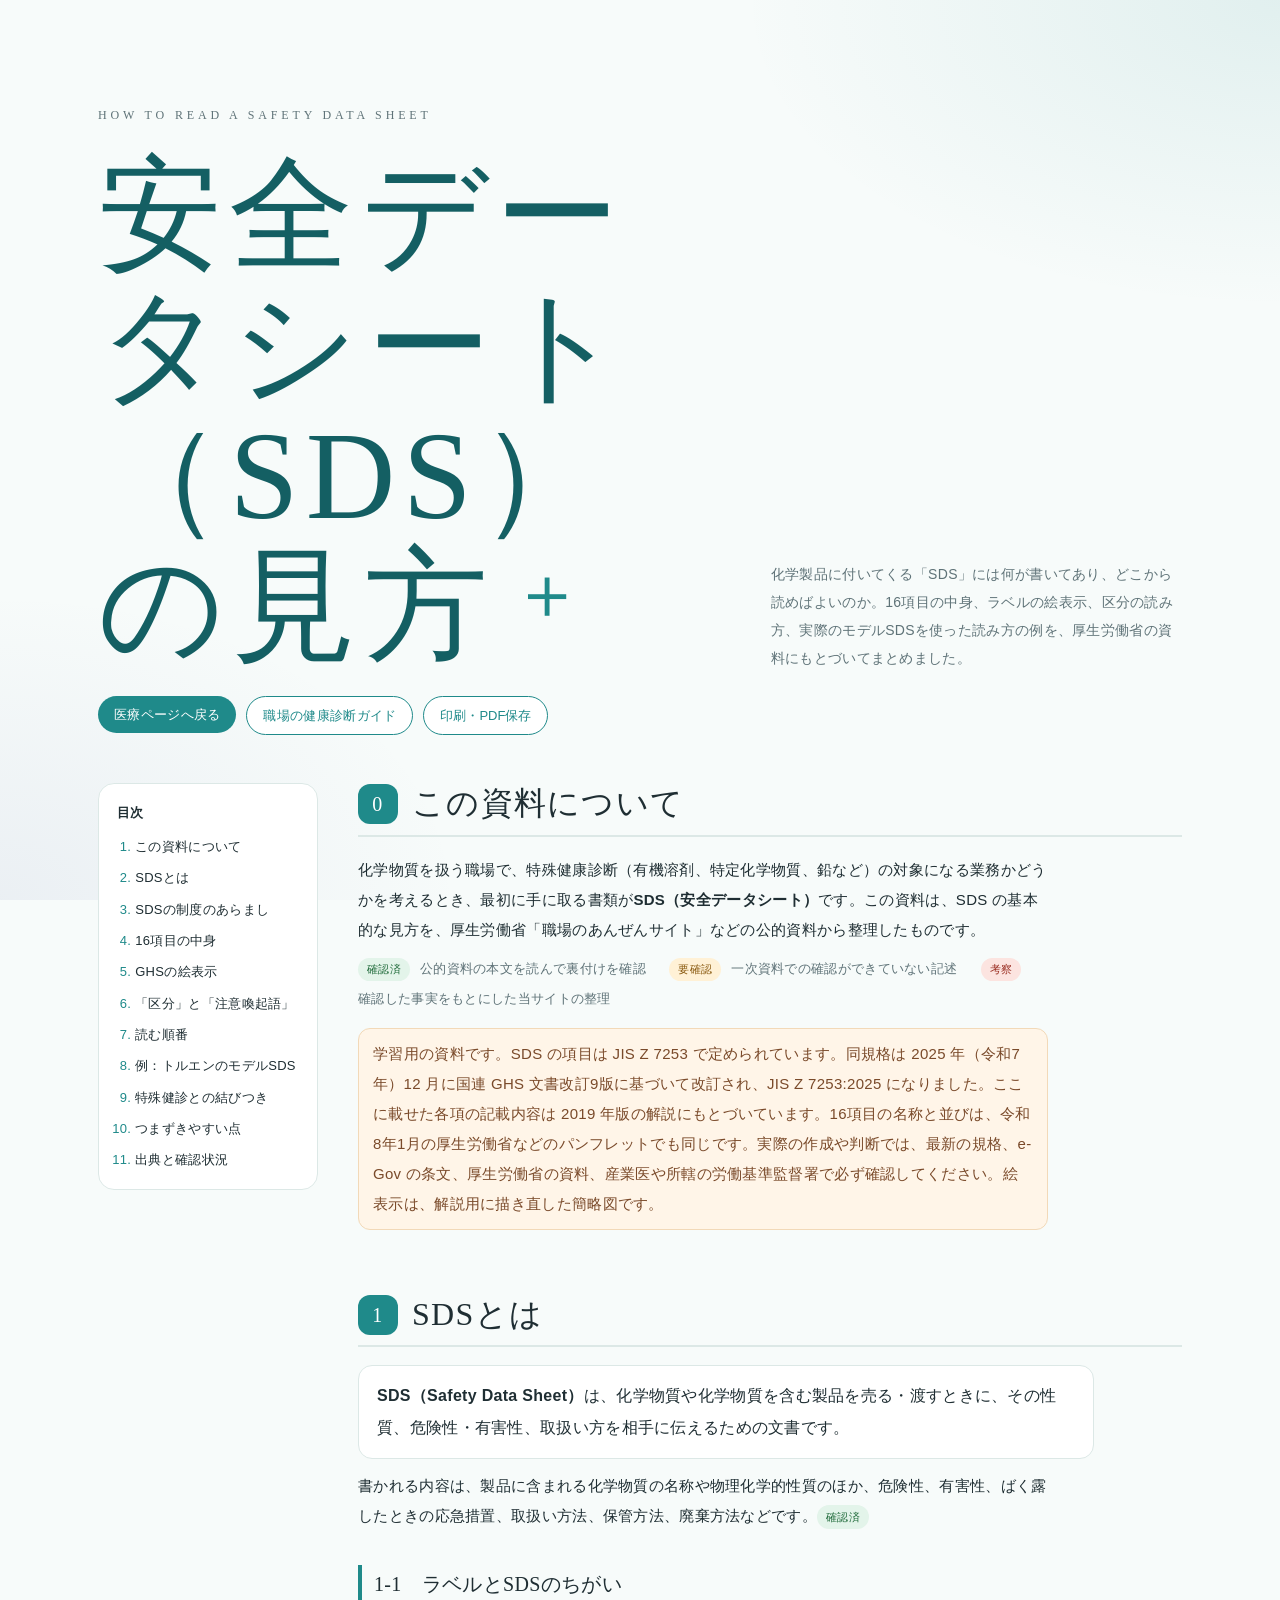
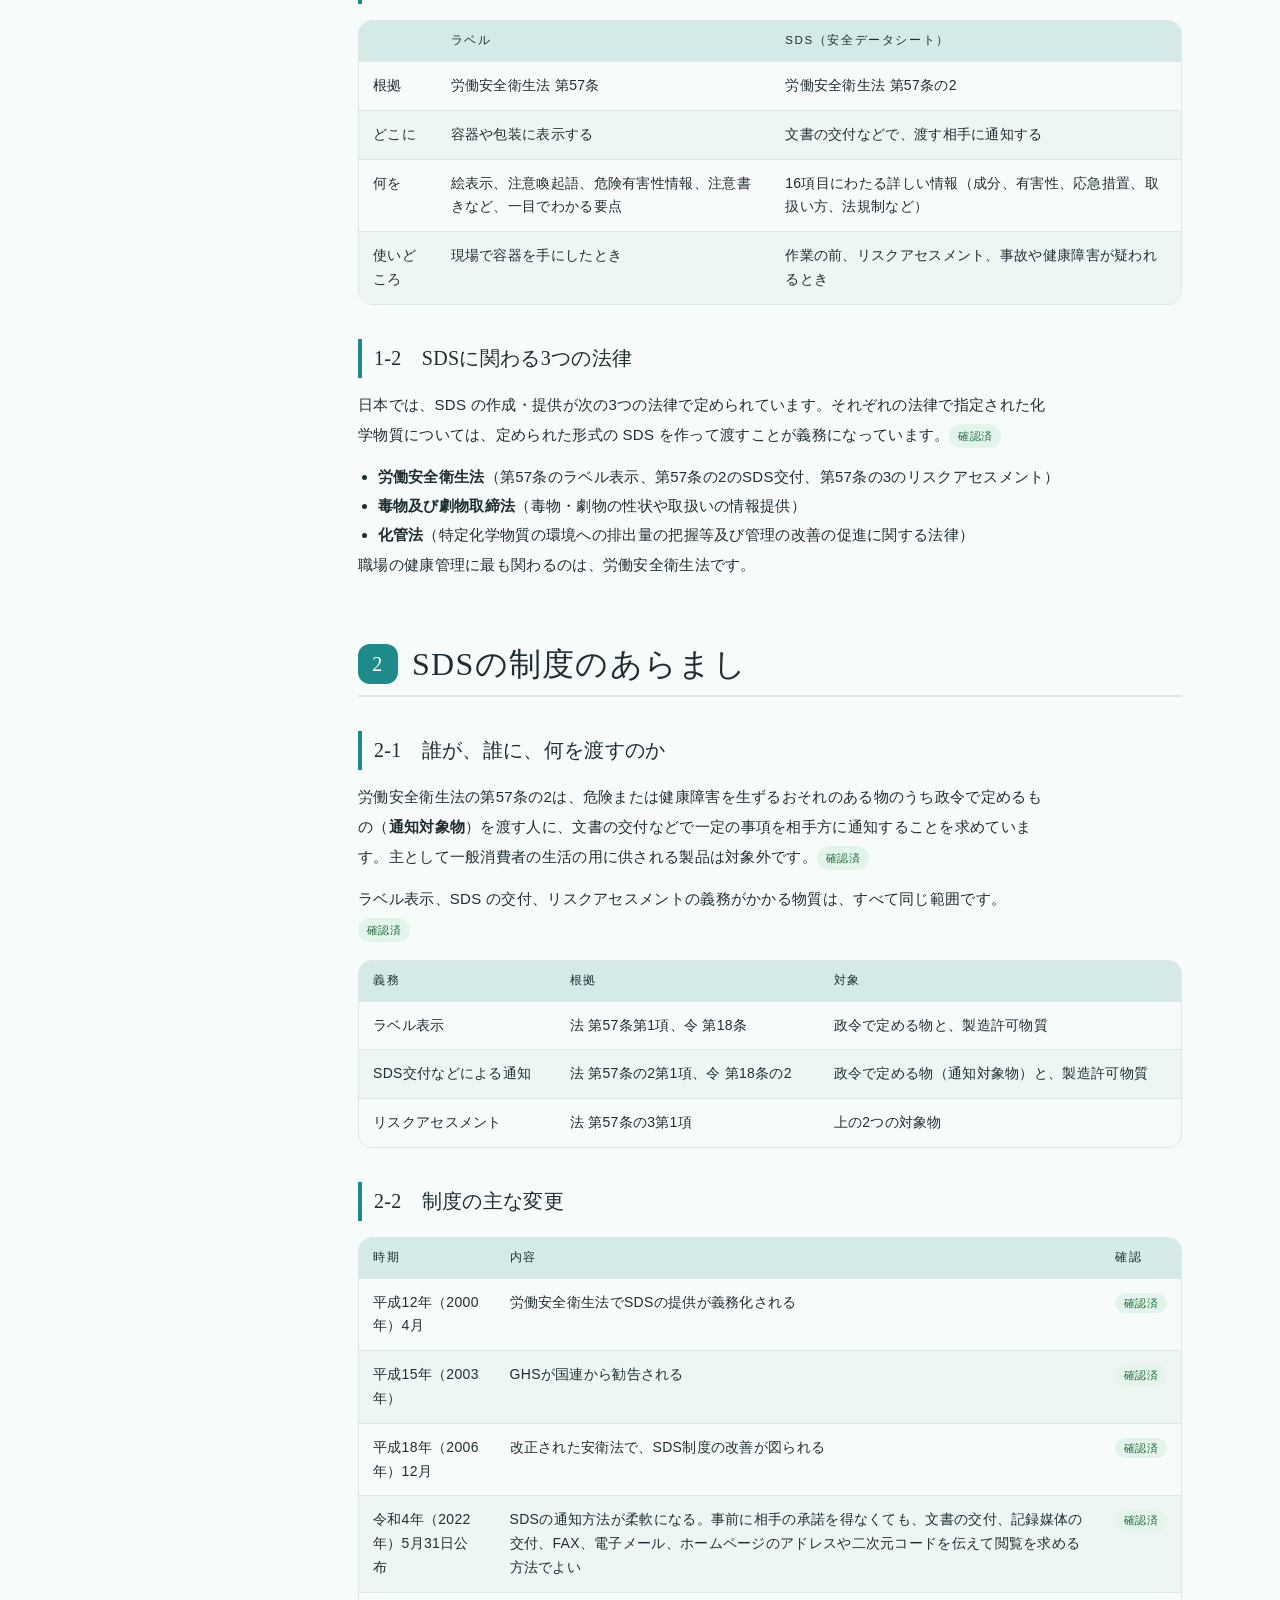
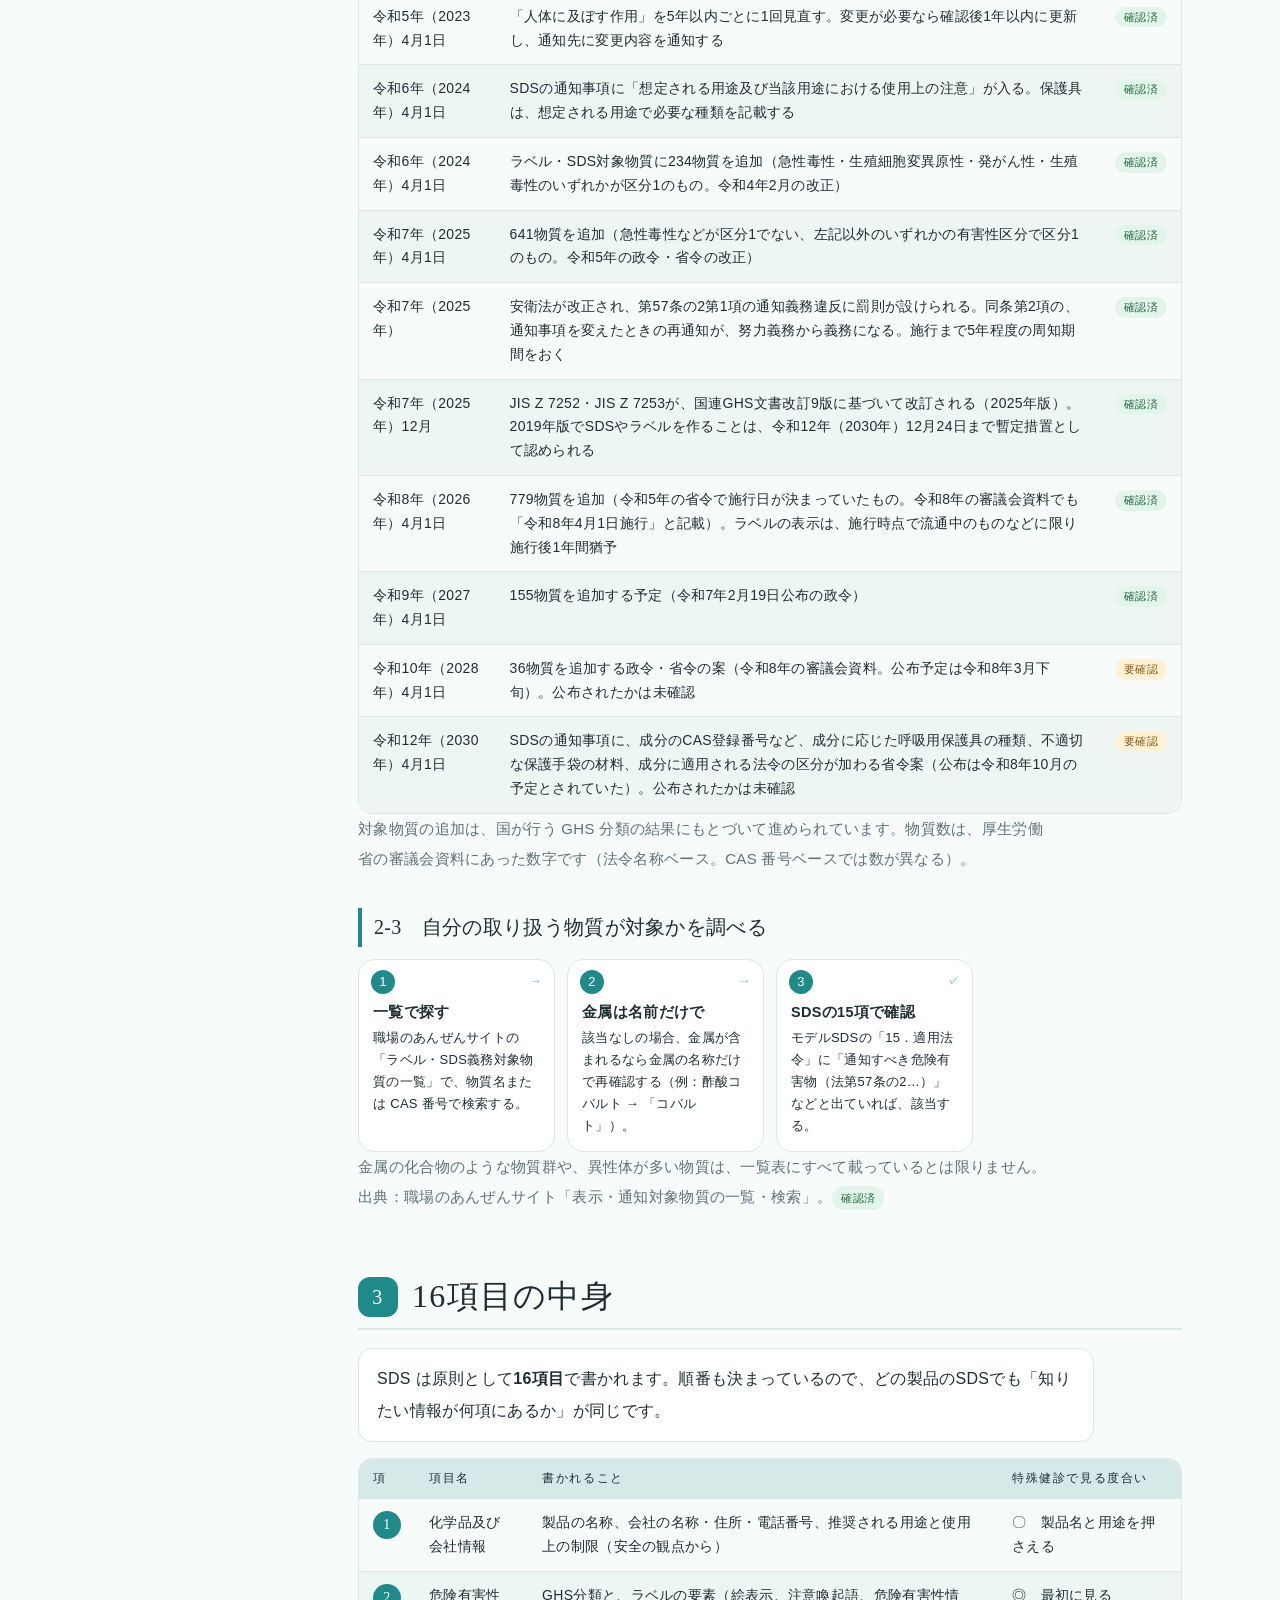
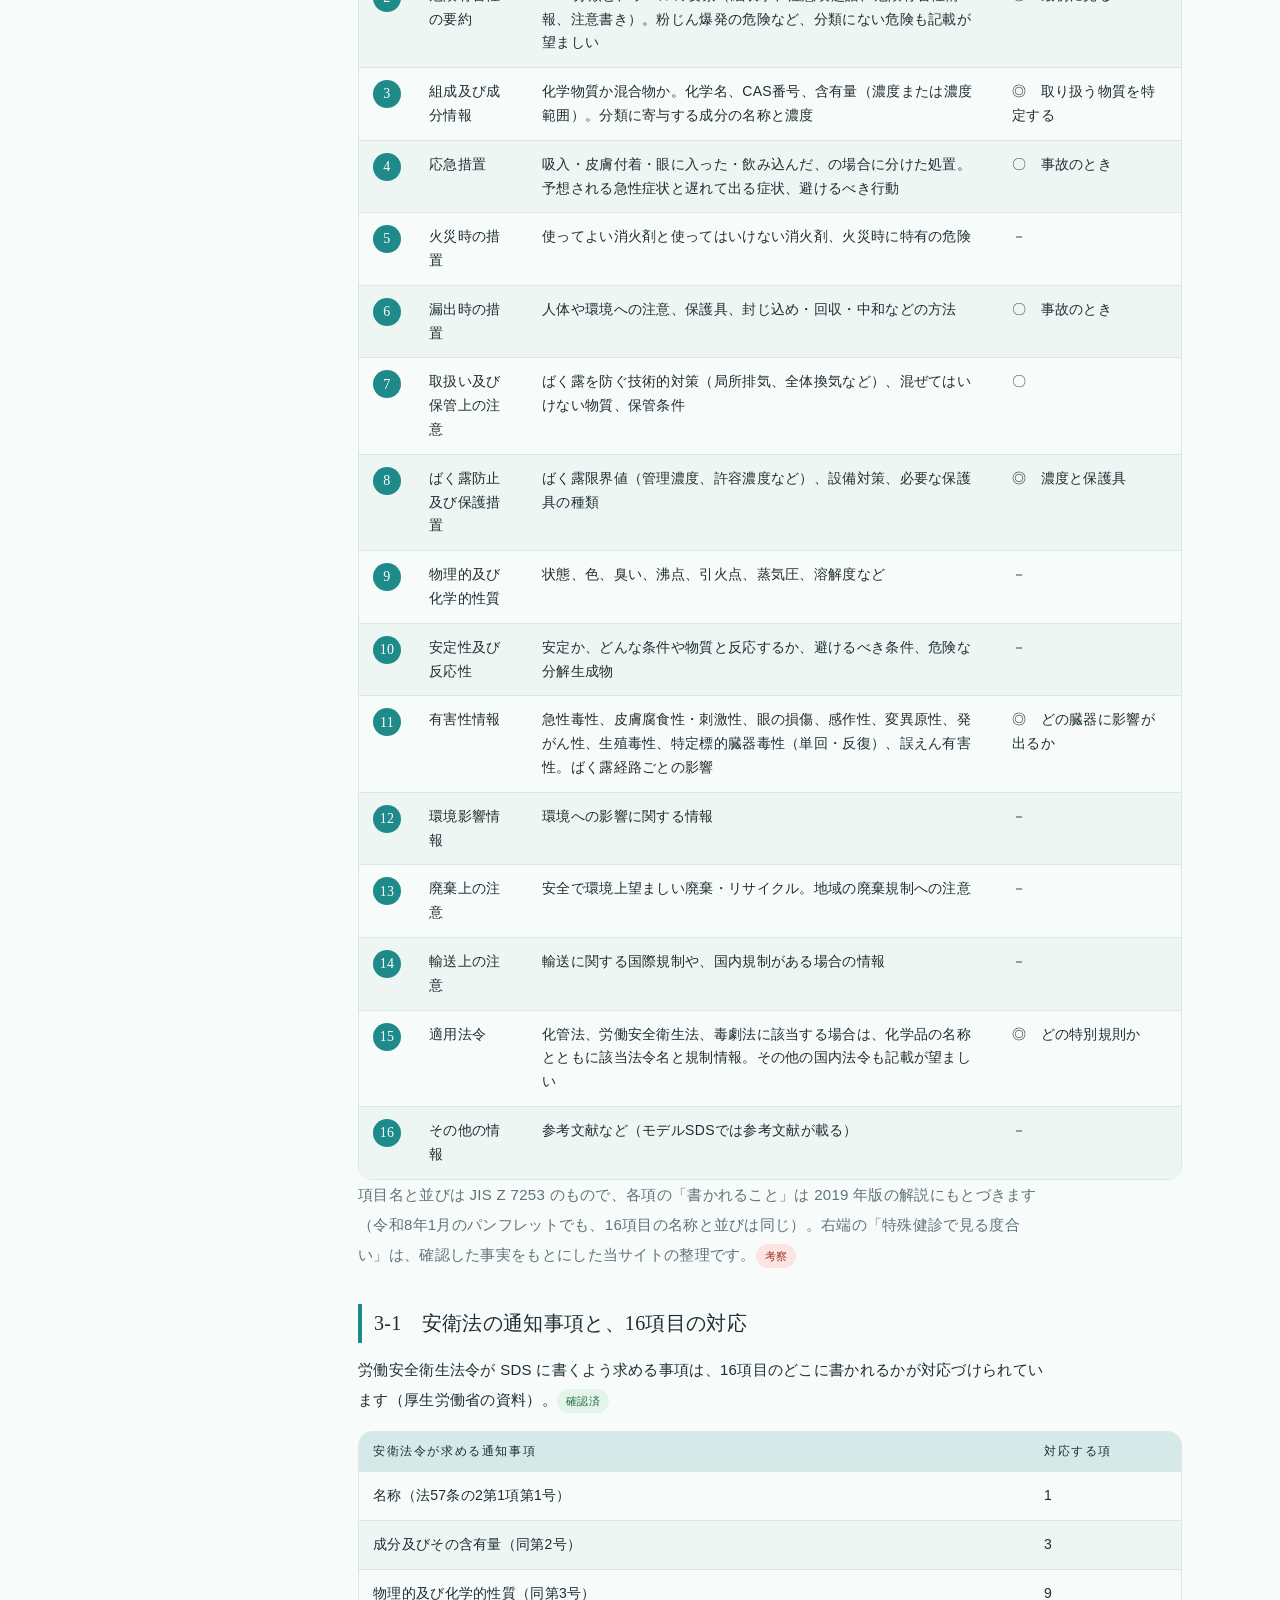
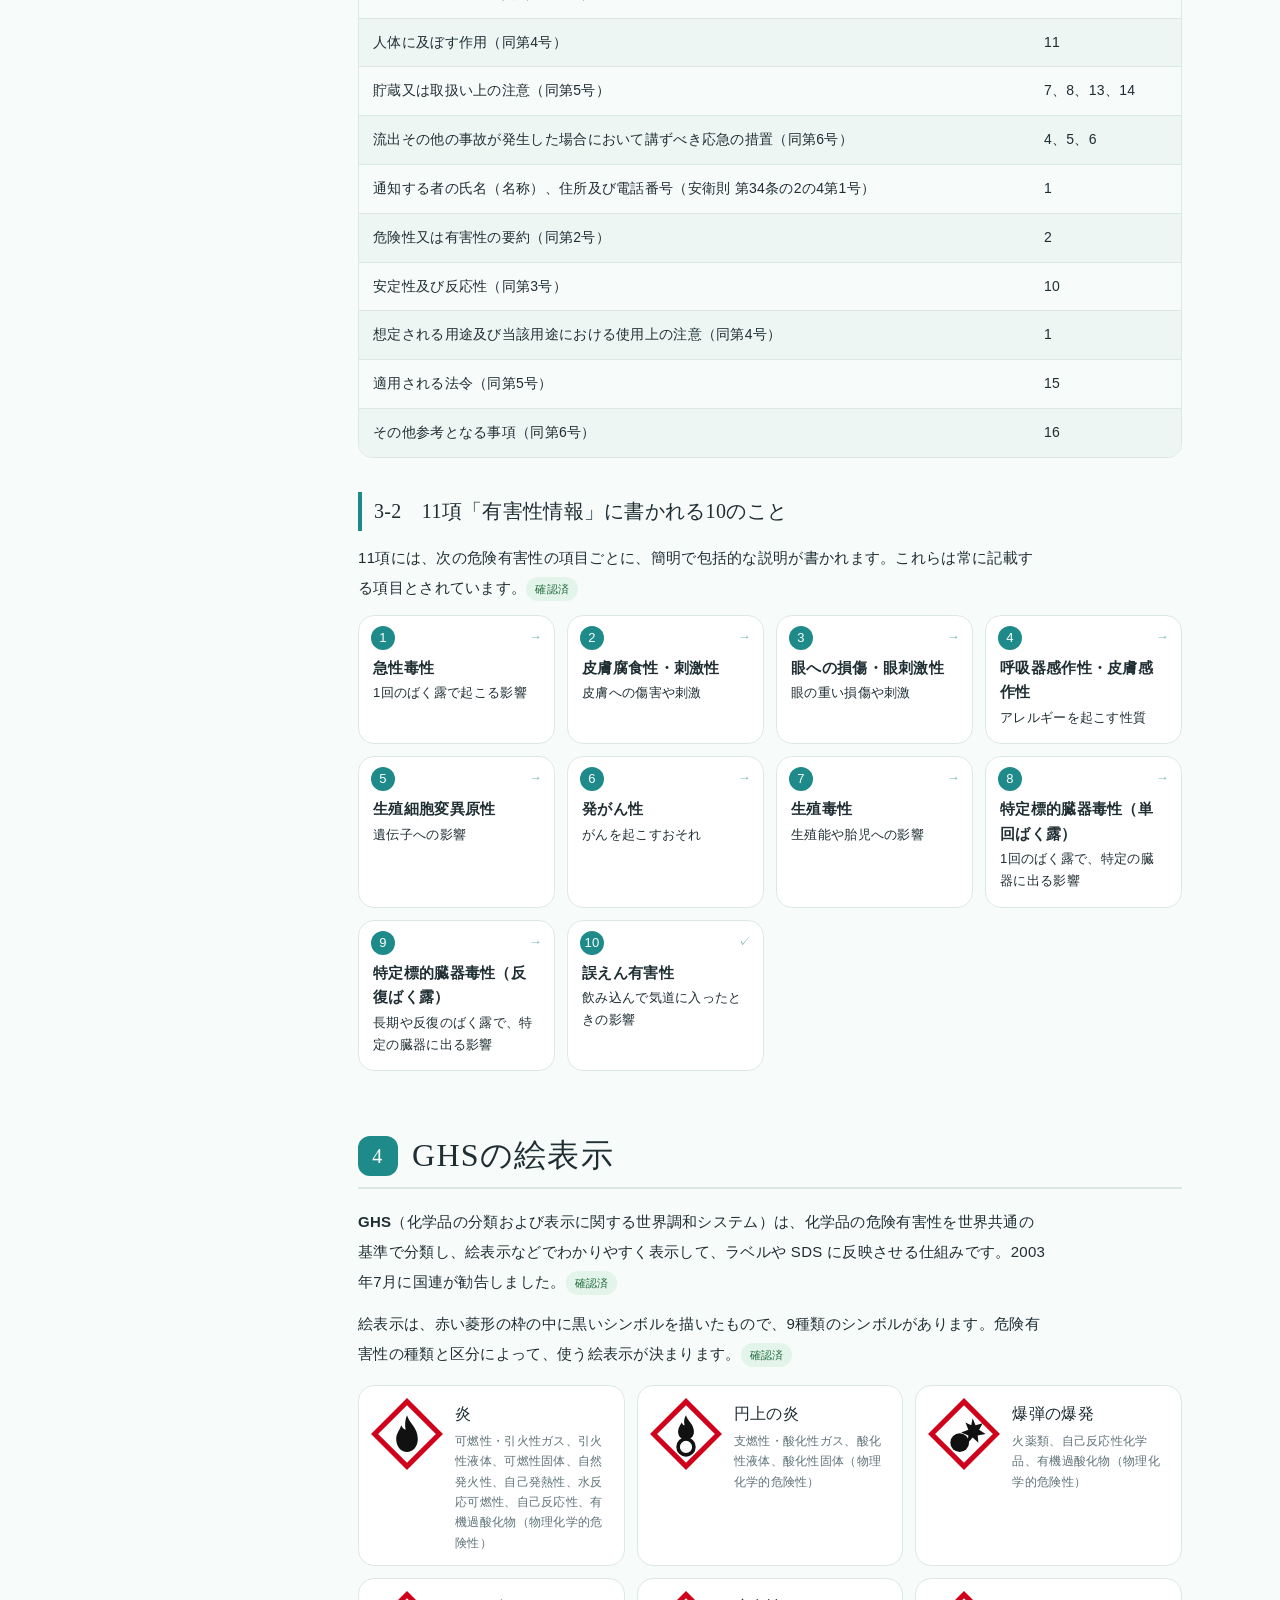
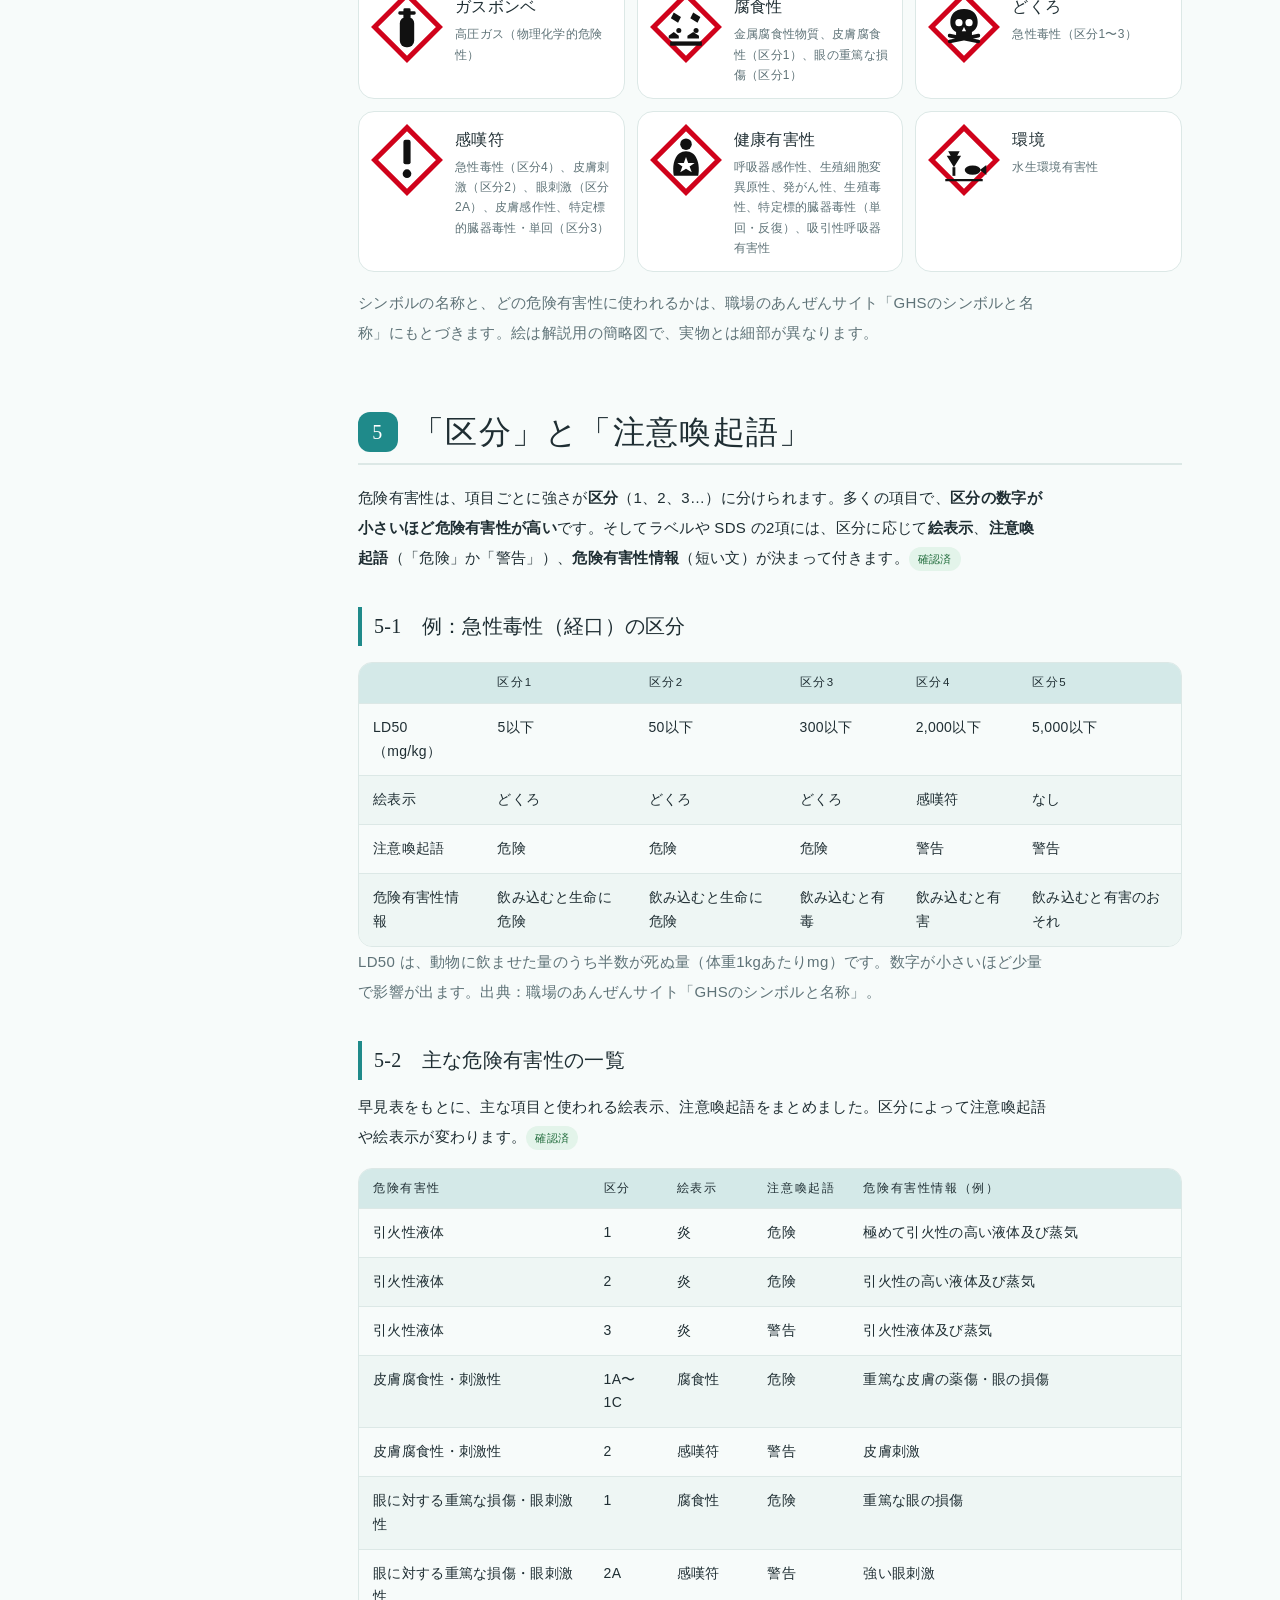
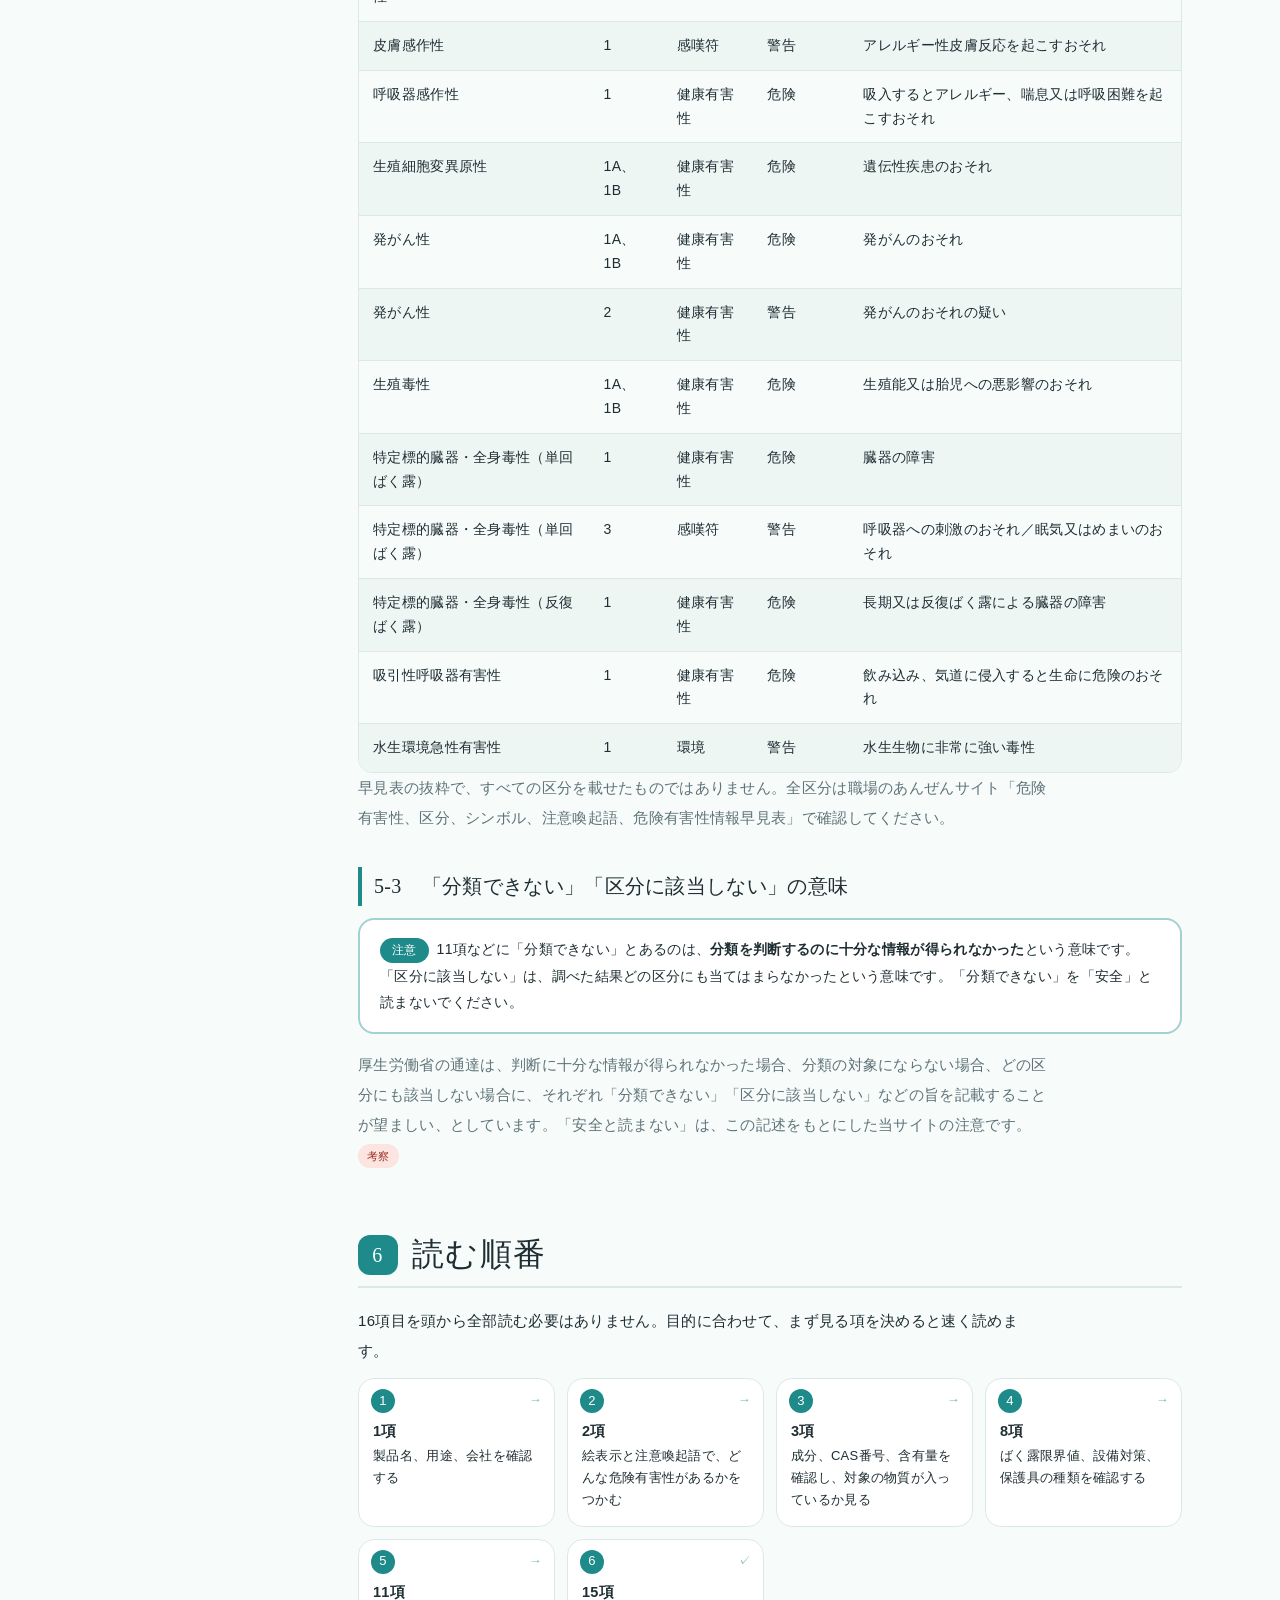
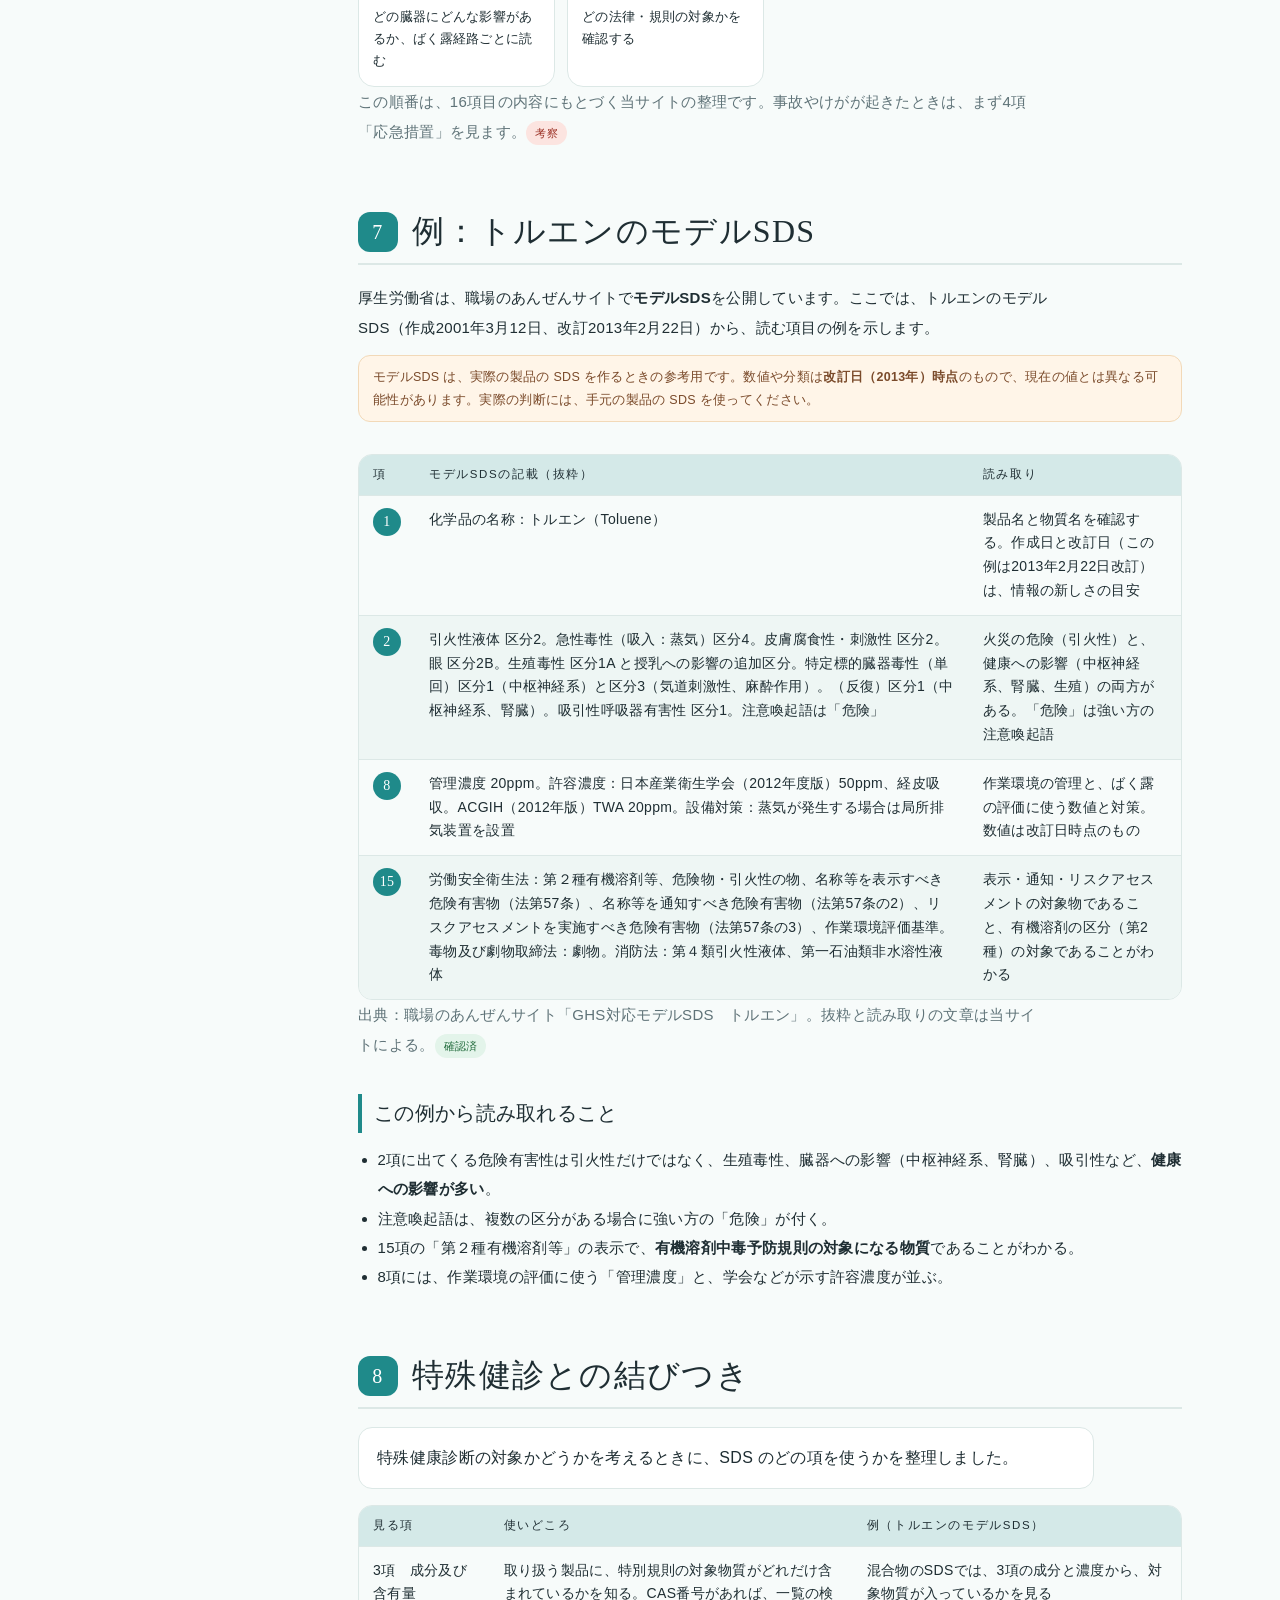
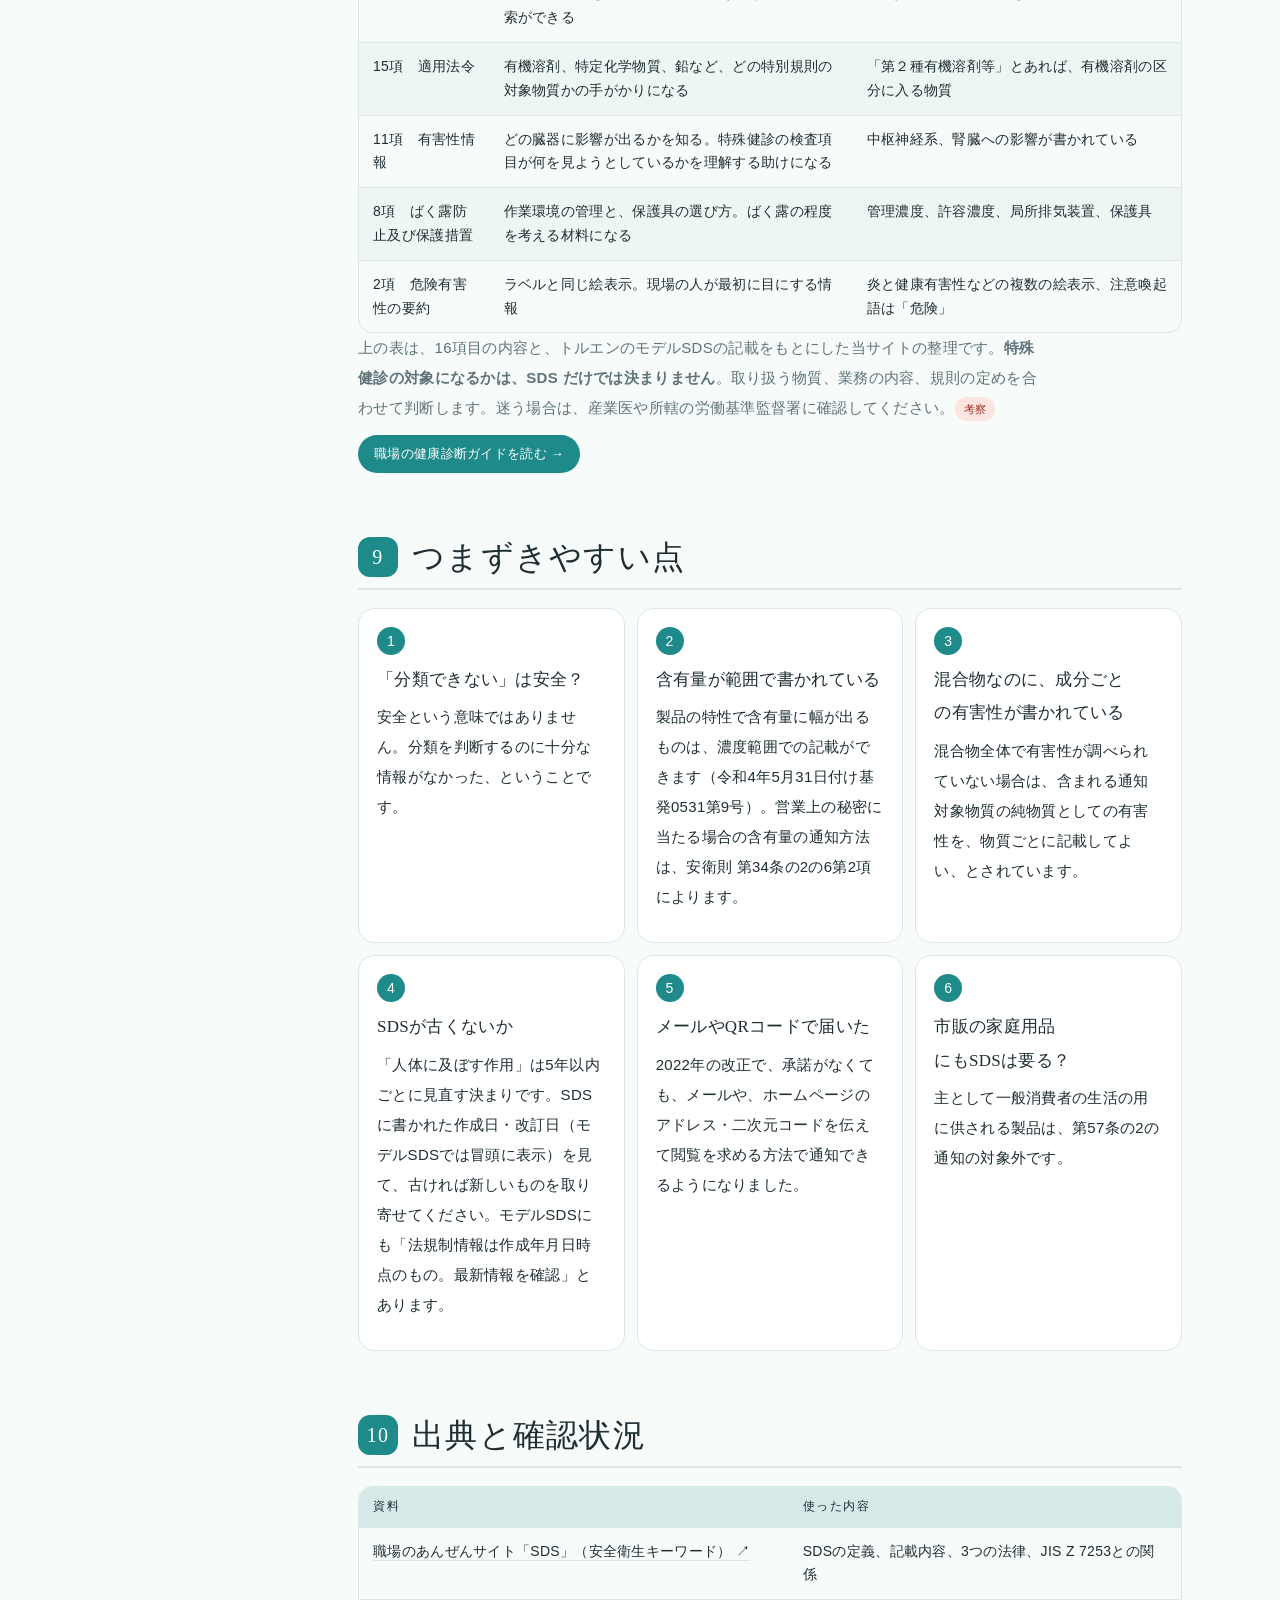
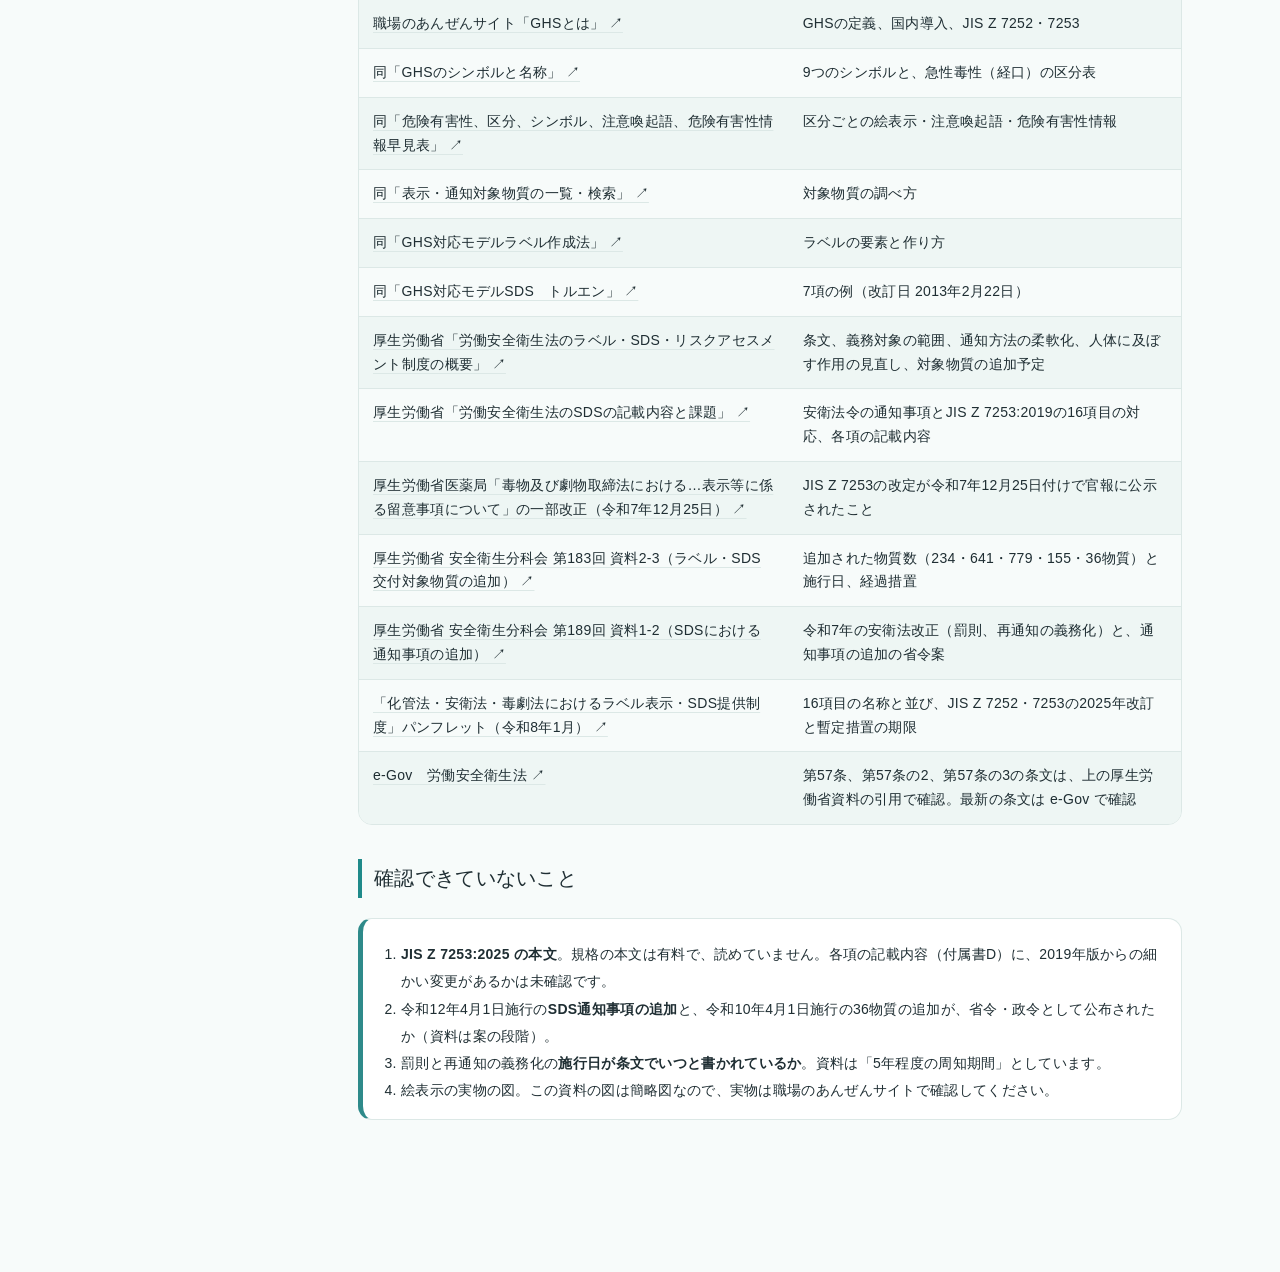
<file: sds.html>
<!doctype html>
<html lang="ja">
<head>
<meta charset="utf-8">
<meta name="viewport" content="width=device-width, initial-scale=1">
<title>安全データシート（SDS）の見方</title>
<meta name="description" content="安全データシート（SDS）とは何か、16項目の読み方、GHSの絵表示と区分、トルエンのモデルSDSを使った読み方の例、特殊健診との結びつきを、厚生労働省の資料にもとづいてまとめた資料です。">
<link rel="stylesheet" href="site.css">
</head>
<body class="clinic guide sds">

<header class="hero wrap">
  <div class="eyebrow">How to Read a Safety Data Sheet</div>
  <h1>安全データシート（SDS）の見方</h1>
  <p>化学製品に付いてくる「SDS」には何が書いてあり、どこから読めばよいのか。16項目の中身、ラベルの絵表示、区分の読み方、実際のモデルSDSを使った読み方の例を、厚生労働省の資料にもとづいてまとめました。</p>
  <div class="guide-actions"><a class="more-btn" href="index.html#tokushu">医療ページへ戻る</a><a class="more-btn ghost" href="kenshin-guide.html">職場の健康診断ガイド</a><button class="more-btn ghost" type="button" onclick="print()">印刷・PDF保存</button></div>
</header>

<div class="wrap guide-layout">
<aside class="toc" aria-label="目次">
  <b>目次</b>
  <ol>
    <li><a href="#s0">この資料について</a></li>
    <li><a href="#s1">SDSとは</a></li>
    <li><a href="#s2">SDSの制度のあらまし</a></li>
    <li><a href="#s3">16項目の中身</a></li>
    <li><a href="#s4">GHSの絵表示</a></li>
    <li><a href="#s5">「区分」と「注意喚起語」</a></li>
    <li><a href="#s6">読む順番</a></li>
    <li><a href="#s7">例：トルエンのモデルSDS</a></li>
    <li><a href="#s8">特殊健診との結びつき</a></li>
    <li><a href="#s9">つまずきやすい点</a></li>
    <li><a href="#s10">出典と確認状況</a></li>
  </ol>
</aside>

<article class="doc">

<section id="s0">
 <h2><span>0</span>この資料について</h2>
 <p>化学物質を扱う職場で、特殊健康診断（有機溶剤、特定化学物質、鉛など）の対象になる業務かどうかを考えるとき、最初に手に取る書類が<b>SDS（安全データシート）</b>です。この資料は、SDS の基本的な見方を、厚生労働省「職場のあんぜんサイト」などの公的資料から整理したものです。</p>
 <div class="legend-row"><span class="chk ok">確認済</span>公的資料の本文を読んで裏付けを確認　<span class="chk ng">要確認</span>一次資料での確認ができていない記述　<span class="chk fix">考察</span>確認した事実をもとにした当サイトの整理</div>
 <p class="disclaimer">学習用の資料です。SDS の項目は JIS Z 7253 で定められています。同規格は 2025 年（令和7年）12 月に国連 GHS 文書改訂9版に基づいて改訂され、JIS Z 7253:2025 になりました。ここに載せた各項の記載内容は 2019 年版の解説にもとづいています。16項目の名称と並びは、令和8年1月の厚生労働省などのパンフレットでも同じです。実際の作成や判断では、最新の規格、e-Gov の条文、厚生労働省の資料、産業医や所轄の労働基準監督署で必ず確認してください。絵表示は、解説用に描き直した簡略図です。</p>
</section>

<section id="s1">
 <h2><span>1</span>SDSとは</h2>
 <p class="lead2"><b>SDS（Safety Data Sheet）</b>は、化学物質や化学物質を含む製品を売る・渡すときに、その性質、危険性・有害性、取扱い方を相手に伝えるための文書です。</p>
 <p>書かれる内容は、製品に含まれる化学物質の名称や物理化学的性質のほか、危険性、有害性、ばく露したときの応急措置、取扱い方法、保管方法、廃棄方法などです。<span class="chk ok">確認済</span></p>
 <h3>1-1　ラベルとSDSのちがい</h3>
 <div class="tbl-wrap"><table class="tbl" id="labelVs"></table></div>
 <h3>1-2　SDSに関わる3つの法律</h3>
 <p>日本では、SDS の作成・提供が次の3つの法律で定められています。それぞれの法律で指定された化学物質については、定められた形式の SDS を作って渡すことが義務になっています。<span class="chk ok">確認済</span></p>
 <ul class="inlist">
  <li><b>労働安全衛生法</b>（第57条のラベル表示、第57条の2のSDS交付、第57条の3のリスクアセスメント）</li>
  <li><b>毒物及び劇物取締法</b>（毒物・劇物の性状や取扱いの情報提供）</li>
  <li><b>化管法</b>（特定化学物質の環境への排出量の把握等及び管理の改善の促進に関する法律）</li>
 </ul>
 <p>職場の健康管理に最も関わるのは、労働安全衛生法です。</p>
</section>

<section id="s2">
 <h2><span>2</span>SDSの制度のあらまし</h2>
 <h3>2-1　誰が、誰に、何を渡すのか</h3>
 <p>労働安全衛生法の第57条の2は、危険または健康障害を生ずるおそれのある物のうち政令で定めるもの（<b>通知対象物</b>）を渡す人に、文書の交付などで一定の事項を相手方に通知することを求めています。主として一般消費者の生活の用に供される製品は対象外です。<span class="chk ok">確認済</span></p>
 <p>ラベル表示、SDS の交付、リスクアセスメントの義務がかかる物質は、すべて同じ範囲です。<span class="chk ok">確認済</span></p>
 <div class="tbl-wrap"><table class="tbl" id="lawRange"></table></div>
 <h3>2-2　制度の主な変更</h3>
 <div class="tbl-wrap"><table class="tbl" id="sdsHistory"></table></div>
 <p class="caption">対象物質の追加は、国が行う GHS 分類の結果にもとづいて進められています。物質数は、厚生労働省の審議会資料にあった数字です（法令名称ベース。CAS 番号ベースでは数が異なる）。</p>
 <h3>2-3　自分の取り扱う物質が対象かを調べる</h3>
 <ol class="steps">
  <li><b>一覧で探す</b>職場のあんぜんサイトの「ラベル・SDS義務対象物質の一覧」で、物質名または CAS 番号で検索する。</li>
  <li><b>金属は名前だけで</b>該当なしの場合、金属が含まれるなら金属の名称だけで再確認する（例：酢酸コバルト → 「コバルト」）。</li>
  <li><b>SDSの15項で確認</b>モデルSDSの「15．適用法令」に「通知すべき危険有害物（法第57条の2…）」などと出ていれば、該当する。</li>
 </ol>
 <p class="caption">金属の化合物のような物質群や、異性体が多い物質は、一覧表にすべて載っているとは限りません。出典：職場のあんぜんサイト「表示・通知対象物質の一覧・検索」。<span class="chk ok">確認済</span></p>
</section>

<section id="s3">
 <h2><span>3</span>16項目の中身</h2>
 <p class="lead2">SDS は原則として<b>16項目</b>で書かれます。順番も決まっているので、どの製品のSDSでも「知りたい情報が何項にあるか」が同じです。</p>
 <div class="tbl-wrap"><table class="tbl" id="items16"></table></div>
 <p class="caption">項目名と並びは JIS Z 7253 のもので、各項の「書かれること」は 2019 年版の解説にもとづきます（令和8年1月のパンフレットでも、16項目の名称と並びは同じ）。右端の「特殊健診で見る度合い」は、確認した事実をもとにした当サイトの整理です。<span class="chk fix">考察</span></p>
 <h3>3-1　安衛法の通知事項と、16項目の対応</h3>
 <p>労働安全衛生法令が SDS に書くよう求める事項は、16項目のどこに書かれるかが対応づけられています（厚生労働省の資料）。<span class="chk ok">確認済</span></p>
 <div class="tbl-wrap"><table class="tbl" id="lawMap"></table></div>
 <h3>3-2　11項「有害性情報」に書かれる10のこと</h3>
 <p>11項には、次の危険有害性の項目ごとに、簡明で包括的な説明が書かれます。これらは常に記載する項目とされています。<span class="chk ok">確認済</span></p>
 <ol class="steps" id="h11"></ol>
</section>

<section id="s4">
 <h2><span>4</span>GHSの絵表示</h2>
 <p><b>GHS</b>（化学品の分類および表示に関する世界調和システム）は、化学品の危険有害性を世界共通の基準で分類し、絵表示などでわかりやすく表示して、ラベルや SDS に反映させる仕組みです。2003年7月に国連が勧告しました。<span class="chk ok">確認済</span></p>
 <p>絵表示は、赤い菱形の枠の中に黒いシンボルを描いたもので、9種類のシンボルがあります。危険有害性の種類と区分によって、使う絵表示が決まります。<span class="chk ok">確認済</span></p>
 <div class="picto-grid" id="pictos"></div>
 <p class="caption">シンボルの名称と、どの危険有害性に使われるかは、職場のあんぜんサイト「GHSのシンボルと名称」にもとづきます。絵は解説用の簡略図で、実物とは細部が異なります。</p>
</section>

<section id="s5">
 <h2><span>5</span>「区分」と「注意喚起語」</h2>
 <p>危険有害性は、項目ごとに強さが<b>区分</b>（1、2、3…）に分けられます。多くの項目で、<b>区分の数字が小さいほど危険有害性が高い</b>です。そしてラベルや SDS の2項には、区分に応じて<b>絵表示</b>、<b>注意喚起語</b>（「危険」か「警告」）、<b>危険有害性情報</b>（短い文）が決まって付きます。<span class="chk ok">確認済</span></p>
 <h3>5-1　例：急性毒性（経口）の区分</h3>
 <div class="tbl-wrap"><table class="tbl" id="acute"></table></div>
 <p class="caption">LD50 は、動物に飲ませた量のうち半数が死ぬ量（体重1kgあたりmg）です。数字が小さいほど少量で影響が出ます。出典：職場のあんぜんサイト「GHSのシンボルと名称」。</p>
 <h3>5-2　主な危険有害性の一覧</h3>
 <p>早見表をもとに、主な項目と使われる絵表示、注意喚起語をまとめました。区分によって注意喚起語や絵表示が変わります。<span class="chk ok">確認済</span></p>
 <div class="tbl-wrap"><table class="tbl" id="classes"></table></div>
 <p class="caption">早見表の抜粋で、すべての区分を載せたものではありません。全区分は職場のあんぜんサイト「危険有害性、区分、シンボル、注意喚起語、危険有害性情報早見表」で確認してください。</p>
 <h3>5-3　「分類できない」「区分に該当しない」の意味</h3>
 <div class="callout"><b>注意</b>11項などに「分類できない」とあるのは、<b>分類を判断するのに十分な情報が得られなかった</b>という意味です。「区分に該当しない」は、調べた結果どの区分にも当てはまらなかったという意味です。「分類できない」を「安全」と読まないでください。</div>
 <p class="caption">厚生労働省の通達は、判断に十分な情報が得られなかった場合、分類の対象にならない場合、どの区分にも該当しない場合に、それぞれ「分類できない」「区分に該当しない」などの旨を記載することが望ましい、としています。「安全と読まない」は、この記述をもとにした当サイトの注意です。<span class="chk fix">考察</span></p>
</section>

<section id="s6">
 <h2><span>6</span>読む順番</h2>
 <p>16項目を頭から全部読む必要はありません。目的に合わせて、まず見る項を決めると速く読めます。</p>
 <ol class="steps" id="readFlow"></ol>
 <p class="caption">この順番は、16項目の内容にもとづく当サイトの整理です。事故やけがが起きたときは、まず4項「応急措置」を見ます。<span class="chk fix">考察</span></p>
</section>

<section id="s7">
 <h2><span>7</span>例：トルエンのモデルSDS</h2>
 <p>厚生労働省は、職場のあんぜんサイトで<b>モデルSDS</b>を公開しています。ここでは、トルエンのモデルSDS（作成2001年3月12日、改訂2013年2月22日）から、読む項目の例を示します。</p>
 <div class="disclaimer">モデルSDS は、実際の製品の SDS を作るときの参考用です。数値や分類は<b>改訂日（2013年）時点</b>のもので、現在の値とは異なる可能性があります。実際の判断には、手元の製品の SDS を使ってください。</div>
 <div class="tbl-wrap"><table class="tbl" id="toluene"></table></div>
 <p class="caption">出典：職場のあんぜんサイト「GHS対応モデルSDS　トルエン」。抜粋と読み取りの文章は当サイトによる。<span class="chk ok">確認済</span></p>
 <h3>この例から読み取れること</h3>
 <ul class="inlist">
  <li>2項に出てくる危険有害性は引火性だけではなく、生殖毒性、臓器への影響（中枢神経系、腎臓）、吸引性など、<b>健康への影響が多い</b>。</li>
  <li>注意喚起語は、複数の区分がある場合に強い方の「危険」が付く。</li>
  <li>15項の「第２種有機溶剤等」の表示で、<b>有機溶剤中毒予防規則の対象になる物質</b>であることがわかる。</li>
  <li>8項には、作業環境の評価に使う「管理濃度」と、学会などが示す許容濃度が並ぶ。</li>
 </ul>
</section>

<section id="s8">
 <h2><span>8</span>特殊健診との結びつき</h2>
 <p class="lead2">特殊健康診断の対象かどうかを考えるときに、SDS のどの項を使うかを整理しました。</p>
 <div class="tbl-wrap"><table class="tbl" id="tieIn"></table></div>
 <p class="caption">上の表は、16項目の内容と、トルエンのモデルSDSの記載をもとにした当サイトの整理です。<b>特殊健診の対象になるかは、SDS だけでは決まりません</b>。取り扱う物質、業務の内容、規則の定めを合わせて判断します。迷う場合は、産業医や所轄の労働基準監督署に確認してください。<span class="chk fix">考察</span></p>
 <a class="more-btn" href="kenshin-guide.html">職場の健康診断ガイドを読む →</a>
</section>

<section id="s9">
 <h2><span>9</span>つまずきやすい点</h2>
 <div class="cards" id="faq"></div>
</section>

<section id="s10">
 <h2><span>10</span>出典と確認状況</h2>
 <div class="tbl-wrap"><table class="tbl" id="sources"></table></div>
 <h3>確認できていないこと</h3>
 <div class="tk-note">
  <ol>
   <li><b>JIS Z 7253:2025 の本文</b>。規格の本文は有料で、読めていません。各項の記載内容（付属書D）に、2019年版からの細かい変更があるかは未確認です。</li>
   <li>令和12年4月1日施行の<b>SDS通知事項の追加</b>と、令和10年4月1日施行の36物質の追加が、省令・政令として公布されたか（資料は案の段階）。</li>
   <li>罰則と再通知の義務化の<b>施行日が条文でいつと書かれているか</b>。資料は「5年程度の周知期間」としています。</li>
   <li>絵表示の実物の図。この資料の図は簡略図なので、実物は職場のあんぜんサイトで確認してください。</li>
  </ol>
 </div>
</section>

</article>
</div>

<div class="tip" id="tip" role="tooltip" hidden></div>
<script>
const $ = s => document.querySelector(s);
const table = (head, rows) => `<thead><tr>${head.map(h => `<th scope="col">${h}</th>`).join("")}</tr></thead><tbody>${rows.map(r => `<tr>${r.map((c,i) => `<td data-l="${head[i]}"><span>${c}</span></td>`).join("")}</tr>`).join("")}</tbody>`;
const EGOV = id => "https://laws.e-gov.go.jp/law/" + id;
const A = (u, t) => `<a href="${u}" target="_blank" rel="noopener">${t} ↗</a>`;
const OK = `<span class="chk ok">確認済</span>`, NG = `<span class="chk ng">要確認</span>`, KO = `<span class="chk fix">考察</span>`;

/* 1-1 ラベルとSDS */
$("#labelVs").innerHTML = table(["", "ラベル", "SDS（安全データシート）"], [
 ["根拠","労働安全衛生法 第57条","労働安全衛生法 第57条の2"],
 ["どこに","容器や包装に表示する","文書の交付などで、渡す相手に通知する"],
 ["何を","絵表示、注意喚起語、危険有害性情報、注意書きなど、一目でわかる要点","16項目にわたる詳しい情報（成分、有害性、応急措置、取扱い方、法規制など）"],
 ["使いどころ","現場で容器を手にしたとき","作業の前、リスクアセスメント、事故や健康障害が疑われるとき"]
].map(r => [`<b>${r[0]}</b>`, r[1], r[2]]));

/* 2-1 義務の範囲 */
$("#lawRange").innerHTML = table(["義務", "根拠", "対象"], [
 ["ラベル表示","法 第57条第1項、令 第18条","政令で定める物と、製造許可物質"],
 ["SDS交付などによる通知","法 第57条の2第1項、令 第18条の2","政令で定める物（通知対象物）と、製造許可物質"],
 ["リスクアセスメント","法 第57条の3第1項","上の2つの対象物"]
].map(r => [`<b>${r[0]}</b>`, r[1], r[2]]));

/* 2-2 制度の変更 */
$("#sdsHistory").innerHTML = table(["時期", "内容", "確認"], [
 ["平成12年（2000年）4月","労働安全衛生法でSDSの提供が義務化される",OK],
 ["平成15年（2003年）","GHSが国連から勧告される",OK],
 ["平成18年（2006年）12月","改正された安衛法で、SDS制度の改善が図られる",OK],
 ["令和4年（2022年）5月31日公布","SDSの通知方法が柔軟になる。事前に相手の承諾を得なくても、文書の交付、記録媒体の交付、FAX、電子メール、ホームページのアドレスや二次元コードを伝えて閲覧を求める方法でよい",OK],
 ["令和5年（2023年）4月1日","「人体に及ぼす作用」を5年以内ごとに1回見直す。変更が必要なら確認後1年以内に更新し、通知先に変更内容を通知する",OK],
 ["令和6年（2024年）4月1日","SDSの通知事項に「想定される用途及び当該用途における使用上の注意」が入る。保護具は、想定される用途で必要な種類を記載する",OK],
 ["令和6年（2024年）4月1日","ラベル・SDS対象物質に234物質を追加（急性毒性・生殖細胞変異原性・発がん性・生殖毒性のいずれかが区分1のもの。令和4年2月の改正）",OK],
 ["令和7年（2025年）4月1日","641物質を追加（急性毒性などが区分1でない、左記以外のいずれかの有害性区分で区分1のもの。令和5年の政令・省令の改正）",OK],
 ["令和7年（2025年）","安衛法が改正され、第57条の2第1項の通知義務違反に罰則が設けられる。同条第2項の、通知事項を変えたときの再通知が、努力義務から義務になる。施行まで5年程度の周知期間をおく",OK],
 ["令和7年（2025年）12月","JIS Z 7252・JIS Z 7253が、国連GHS文書改訂9版に基づいて改訂される（2025年版）。2019年版でSDSやラベルを作ることは、令和12年（2030年）12月24日まで暫定措置として認められる",OK],
 ["令和8年（2026年）4月1日","779物質を追加（令和5年の省令で施行日が決まっていたもの。令和8年の審議会資料でも「令和8年4月1日施行」と記載）。ラベルの表示は、施行時点で流通中のものなどに限り施行後1年間猶予",OK],
 ["令和9年（2027年）4月1日","155物質を追加する予定（令和7年2月19日公布の政令）",OK],
 ["令和10年（2028年）4月1日","36物質を追加する政令・省令の案（令和8年の審議会資料。公布予定は令和8年3月下旬）。公布されたかは未確認",NG],
 ["令和12年（2030年）4月1日","SDSの通知事項に、成分のCAS登録番号など、成分に応じた呼吸用保護具の種類、不適切な保護手袋の材料、成分に適用される法令の区分が加わる省令案（公布は令和8年10月の予定とされていた）。公布されたかは未確認",NG]
].map(r => [`<b>${r[0]}</b>`, r[1], r[2]]));

/* 3. 16項目 */
const S3 = ["◎","〇","－"];
$("#items16").innerHTML = table(["項", "項目名", "書かれること", "特殊健診で見る度合い"], [
 [1,"化学品及び会社情報","製品の名称、会社の名称・住所・電話番号、推奨される用途と使用上の制限（安全の観点から）","〇　製品名と用途を押さえる"],
 [2,"危険有害性の要約","GHS分類と、ラベルの要素（絵表示、注意喚起語、危険有害性情報、注意書き）。粉じん爆発の危険など、分類にない危険も記載が望ましい","◎　最初に見る"],
 [3,"組成及び成分情報","化学物質か混合物か。化学名、CAS番号、含有量（濃度または濃度範囲）。分類に寄与する成分の名称と濃度","◎　取り扱う物質を特定する"],
 [4,"応急措置","吸入・皮膚付着・眼に入った・飲み込んだ、の場合に分けた処置。予想される急性症状と遅れて出る症状、避けるべき行動","〇　事故のとき"],
 [5,"火災時の措置","使ってよい消火剤と使ってはいけない消火剤、火災時に特有の危険","－"],
 [6,"漏出時の措置","人体や環境への注意、保護具、封じ込め・回収・中和などの方法","〇　事故のとき"],
 [7,"取扱い及び保管上の注意","ばく露を防ぐ技術的対策（局所排気、全体換気など）、混ぜてはいけない物質、保管条件","〇"],
 [8,"ばく露防止及び保護措置","ばく露限界値（管理濃度、許容濃度など）、設備対策、必要な保護具の種類","◎　濃度と保護具"],
 [9,"物理的及び化学的性質","状態、色、臭い、沸点、引火点、蒸気圧、溶解度など","－"],
 [10,"安定性及び反応性","安定か、どんな条件や物質と反応するか、避けるべき条件、危険な分解生成物","－"],
 [11,"有害性情報","急性毒性、皮膚腐食性・刺激性、眼の損傷、感作性、変異原性、発がん性、生殖毒性、特定標的臓器毒性（単回・反復）、誤えん有害性。ばく露経路ごとの影響","◎　どの臓器に影響が出るか"],
 [12,"環境影響情報","環境への影響に関する情報","－"],
 [13,"廃棄上の注意","安全で環境上望ましい廃棄・リサイクル。地域の廃棄規制への注意","－"],
 [14,"輸送上の注意","輸送に関する国際規制や、国内規制がある場合の情報","－"],
 [15,"適用法令","化管法、労働安全衛生法、毒劇法に該当する場合は、化学品の名称とともに該当法令名と規制情報。その他の国内法令も記載が望ましい","◎　どの特別規則か"],
 [16,"その他の情報","参考文献など（モデルSDSでは参考文献が載る）","－"]
].map(r => [`<span class="num">${r[0]}</span>`, `<b>${r[1]}</b>`, r[2], r[3]]));

$("#lawMap").innerHTML = table(["安衛法令が求める通知事項", "対応する項"], [
 ["名称（法57条の2第1項第1号）","1"],
 ["成分及びその含有量（同第2号）","3"],
 ["物理的及び化学的性質（同第3号）","9"],
 ["人体に及ぼす作用（同第4号）","11"],
 ["貯蔵又は取扱い上の注意（同第5号）","7、8、13、14"],
 ["流出その他の事故が発生した場合において講ずべき応急の措置（同第6号）","4、5、6"],
 ["通知する者の氏名（名称）、住所及び電話番号（安衛則 第34条の2の4第1号）","1"],
 ["危険性又は有害性の要約（同第2号）","2"],
 ["安定性及び反応性（同第3号）","10"],
 ["想定される用途及び当該用途における使用上の注意（同第4号）","1"],
 ["適用される法令（同第5号）","15"],
 ["その他参考となる事項（同第6号）","16"]
].map(r => [r[0], `<b>${r[1]}</b>`]));

$("#h11").innerHTML = [
 ["急性毒性","1回のばく露で起こる影響"],
 ["皮膚腐食性・刺激性","皮膚への傷害や刺激"],
 ["眼への損傷・眼刺激性","眼の重い損傷や刺激"],
 ["呼吸器感作性・皮膚感作性","アレルギーを起こす性質"],
 ["生殖細胞変異原性","遺伝子への影響"],
 ["発がん性","がんを起こすおそれ"],
 ["生殖毒性","生殖能や胎児への影響"],
 ["特定標的臓器毒性（単回ばく露）","1回のばく露で、特定の臓器に出る影響"],
 ["特定標的臓器毒性（反復ばく露）","長期や反復のばく露で、特定の臓器に出る影響"],
 ["誤えん有害性","飲み込んで気道に入ったときの影響"]
].map(r => `<li><b>${r[0]}</b>${r[1]}</li>`).join("");

/* 4. 絵表示 */
const D = body => `<svg viewBox="0 0 100 100" role="img" aria-hidden="true"><polygon points="50,5 95,50 50,95 5,50" fill="#fff" stroke="#D0021B" stroke-width="7" stroke-linejoin="miter"/>${body}</svg>`;
const G = {
 flame: `<path d="M50 24c3 11 15 17 15 33 0 11-7 18-15 18s-15-7-15-18c0-8 5-12 7-19 2 4 4 6 6 6-1-7-1-13 2-20z" fill="#111"/>`,
 oxid: `<circle cx="50" cy="68" r="11" fill="none" stroke="#111" stroke-width="5"/><path d="M50 24c2 8 11 12 11 23 0 7-5 11-11 11s-11-4-11-11c0-6 3-9 5-13 1 3 3 4 4 4-1-5-1-9 2-14z" fill="#111"/>`,
 bomb: `<circle cx="44" cy="62" r="13" fill="#111"/><polygon points="62,28 66,38 76,35 71,44 80,50 69,52 70,62 62,55 55,63 56,52 46,48 56,44 52,34 60,38" fill="#111"/>`,
 cyl: `<rect x="40" y="36" width="20" height="42" rx="9" fill="#111"/><rect x="45" y="24" width="10" height="14" rx="2" fill="#111"/><rect x="38" y="28" width="24" height="5" rx="2" fill="#111"/>`,
 corr: `<rect x="28" y="70" width="44" height="6" fill="#111"/><path d="M33 30l10 6-4 8-10-6z M60 30l10 6-4 8-10-6z" fill="#111"/><circle cx="40" cy="55" r="3.5" fill="#111"/><circle cx="64" cy="55" r="3.5" fill="#111"/><path d="M26 66h14v-4l-7-5-7 5z M52 66h16v-4l-8-5-8 5z" fill="#111"/>`,
 skull: `<path d="M50 25c-13 0-19 8-19 18 0 7 3 11 8 14v7h22v-7c5-3 8-7 8-14 0-10-6-18-19-18z" fill="#111"/><circle cx="43" cy="44" r="5" fill="#fff"/><circle cx="57" cy="44" r="5" fill="#fff"/><path d="M50 50l-3 6h6z" fill="#fff"/><path d="M30 70l40-8M30 62l40 8" stroke="#111" stroke-width="5" stroke-linecap="round"/>`,
 excl: `<rect x="45" y="22" width="10" height="34" rx="3" fill="#111"/><circle cx="50" cy="69" r="6" fill="#111"/>`,
 health: `<circle cx="50" cy="28" r="8" fill="#111"/><path d="M33 72c-3-18 3-34 17-34s20 16 17 34z" fill="#111"/><polygon points="50,46 53,54 62,54 55,59 58,67 50,62 42,67 45,59 38,54 47,54" fill="#fff"/>`,
 env: `<path d="M36 52l-8-14h16zM36 60l-10-16h20z" fill="#111"/><rect x="34" y="60" width="4" height="12" fill="#111"/><ellipse cx="62" cy="64" rx="11" ry="6.5" fill="#111"/><path d="M72 64l9-7v14z" fill="#111"/><path d="M24 78h52" stroke="#111" stroke-width="3"/>`
};
const PICTO = [
 ["flame","炎","可燃性・引火性ガス、引火性液体、可燃性固体、自然発火性、自己発熱性、水反応可燃性、自己反応性、有機過酸化物（物理化学的危険性）"],
 ["oxid","円上の炎","支燃性・酸化性ガス、酸化性液体、酸化性固体（物理化学的危険性）"],
 ["bomb","爆弾の爆発","火薬類、自己反応性化学品、有機過酸化物（物理化学的危険性）"],
 ["cyl","ガスボンベ","高圧ガス（物理化学的危険性）"],
 ["corr","腐食性","金属腐食性物質、皮膚腐食性（区分1）、眼の重篤な損傷（区分1）"],
 ["skull","どくろ","急性毒性（区分1〜3）"],
 ["excl","感嘆符","急性毒性（区分4）、皮膚刺激（区分2）、眼刺激（区分2A）、皮膚感作性、特定標的臓器毒性・単回（区分3）"],
 ["health","健康有害性","呼吸器感作性、生殖細胞変異原性、発がん性、生殖毒性、特定標的臓器毒性（単回・反復）、吸引性呼吸器有害性"],
 ["env","環境","水生環境有害性"]
];
$("#pictos").innerHTML = PICTO.map(p => `<figure class="picto">${D(G[p[0]])}<figcaption><b>${p[1]}</b><small>${p[2]}</small></figcaption></figure>`).join("");

/* 5. 区分 */
$("#acute").innerHTML = table(["", "区分1", "区分2", "区分3", "区分4", "区分5"], [
 ["LD50（mg/kg）","5以下","50以下","300以下","2,000以下","5,000以下"],
 ["絵表示","どくろ","どくろ","どくろ","感嘆符","なし"],
 ["注意喚起語","危険","危険","危険","警告","警告"],
 ["危険有害性情報","飲み込むと生命に危険","飲み込むと生命に危険","飲み込むと有毒","飲み込むと有害","飲み込むと有害のおそれ"]
].map(r => [`<b>${r[0]}</b>`].concat(r.slice(1))));

$("#classes").innerHTML = table(["危険有害性", "区分", "絵表示", "注意喚起語", "危険有害性情報（例）"], [
 ["引火性液体","1","炎","危険","極めて引火性の高い液体及び蒸気"],
 ["引火性液体","2","炎","危険","引火性の高い液体及び蒸気"],
 ["引火性液体","3","炎","警告","引火性液体及び蒸気"],
 ["皮膚腐食性・刺激性","1A〜1C","腐食性","危険","重篤な皮膚の薬傷・眼の損傷"],
 ["皮膚腐食性・刺激性","2","感嘆符","警告","皮膚刺激"],
 ["眼に対する重篤な損傷・眼刺激性","1","腐食性","危険","重篤な眼の損傷"],
 ["眼に対する重篤な損傷・眼刺激性","2A","感嘆符","警告","強い眼刺激"],
 ["皮膚感作性","1","感嘆符","警告","アレルギー性皮膚反応を起こすおそれ"],
 ["呼吸器感作性","1","健康有害性","危険","吸入するとアレルギー、喘息又は呼吸困難を起こすおそれ"],
 ["生殖細胞変異原性","1A、1B","健康有害性","危険","遺伝性疾患のおそれ"],
 ["発がん性","1A、1B","健康有害性","危険","発がんのおそれ"],
 ["発がん性","2","健康有害性","警告","発がんのおそれの疑い"],
 ["生殖毒性","1A、1B","健康有害性","危険","生殖能又は胎児への悪影響のおそれ"],
 ["特定標的臓器・全身毒性（単回ばく露）","1","健康有害性","危険","臓器の障害"],
 ["特定標的臓器・全身毒性（単回ばく露）","3","感嘆符","警告","呼吸器への刺激のおそれ／眠気又はめまいのおそれ"],
 ["特定標的臓器・全身毒性（反復ばく露）","1","健康有害性","危険","長期又は反復ばく露による臓器の障害"],
 ["吸引性呼吸器有害性","1","健康有害性","危険","飲み込み、気道に侵入すると生命に危険のおそれ"],
 ["水生環境急性有害性","1","環境","警告","水生生物に非常に強い毒性"]
].map(r => [`<b>${r[0]}</b>`, r[1], r[2], r[3], r[4]]));

/* 6. 読む順番 */
$("#readFlow").innerHTML = [
 ["1項","製品名、用途、会社を確認する"],
 ["2項","絵表示と注意喚起語で、どんな危険有害性があるかをつかむ"],
 ["3項","成分、CAS番号、含有量を確認し、対象の物質が入っているか見る"],
 ["8項","ばく露限界値、設備対策、保護具の種類を確認する"],
 ["11項","どの臓器にどんな影響があるか、ばく露経路ごとに読む"],
 ["15項","どの法律・規則の対象かを確認する"]
].map(r => `<li><b>${r[0]}</b>${r[1]}</li>`).join("");

/* 7. トルエン */
$("#toluene").innerHTML = table(["項", "モデルSDSの記載（抜粋）", "読み取り"], [
 ["1","化学品の名称：トルエン（Toluene）","製品名と物質名を確認する。作成日と改訂日（この例は2013年2月22日改訂）は、情報の新しさの目安"],
 ["2","引火性液体 区分2。急性毒性（吸入：蒸気）区分4。皮膚腐食性・刺激性 区分2。眼 区分2B。生殖毒性 区分1A と授乳への影響の追加区分。特定標的臓器毒性（単回）区分1（中枢神経系）と区分3（気道刺激性、麻酔作用）。（反復）区分1（中枢神経系、腎臓）。吸引性呼吸器有害性 区分1。注意喚起語は「危険」","火災の危険（引火性）と、健康への影響（中枢神経系、腎臓、生殖）の両方がある。「危険」は強い方の注意喚起語"],
 ["8","管理濃度 20ppm。許容濃度：日本産業衛生学会（2012年度版）50ppm、経皮吸収。ACGIH（2012年版）TWA 20ppm。設備対策：蒸気が発生する場合は局所排気装置を設置","作業環境の管理と、ばく露の評価に使う数値と対策。数値は改訂日時点のもの"],
 ["15","労働安全衛生法：第２種有機溶剤等、危険物・引火性の物、名称等を表示すべき危険有害物（法第57条）、名称等を通知すべき危険有害物（法第57条の2）、リスクアセスメントを実施すべき危険有害物（法第57条の3）、作業環境評価基準。毒物及び劇物取締法：劇物。消防法：第４類引火性液体、第一石油類非水溶性液体","表示・通知・リスクアセスメントの対象物であること、有機溶剤の区分（第2種）の対象であることがわかる"]
].map(r => [`<span class="num">${r[0]}</span>`, r[1], r[2]]));

/* 8. 特殊健診との結びつき */
$("#tieIn").innerHTML = table(["見る項", "使いどころ", "例（トルエンのモデルSDS）"], [
 ["3項　成分及び含有量","取り扱う製品に、特別規則の対象物質がどれだけ含まれているかを知る。CAS番号があれば、一覧の検索ができる","混合物のSDSでは、3項の成分と濃度から、対象物質が入っているかを見る"],
 ["15項　適用法令","有機溶剤、特定化学物質、鉛など、どの特別規則の対象物質かの手がかりになる","「第２種有機溶剤等」とあれば、有機溶剤の区分に入る物質"],
 ["11項　有害性情報","どの臓器に影響が出るかを知る。特殊健診の検査項目が何を見ようとしているかを理解する助けになる","中枢神経系、腎臓への影響が書かれている"],
 ["8項　ばく露防止及び保護措置","作業環境の管理と、保護具の選び方。ばく露の程度を考える材料になる","管理濃度、許容濃度、局所排気装置、保護具"],
 ["2項　危険有害性の要約","ラベルと同じ絵表示。現場の人が最初に目にする情報","炎と健康有害性などの複数の絵表示、注意喚起語は「危険」"]
].map(r => [`<b>${r[0]}</b>`, r[1], r[2]]));

/* 9. FAQ */
$("#faq").innerHTML = [
 ["「分類できない」は安全？","安全という意味ではありません。分類を判断するのに十分な情報がなかった、ということです。"],
 ["含有量が範囲で書かれている","製品の特性で含有量に幅が出るものは、濃度範囲での記載ができます（令和4年5月31日付け基発0531第9号）。営業上の秘密に当たる場合の含有量の通知方法は、安衛則 第34条の2の6第2項によります。"],
 ["混合物なのに、成分ごとの有害性が書かれている","混合物全体で有害性が調べられていない場合は、含まれる通知対象物質の純物質としての有害性を、物質ごとに記載してよい、とされています。"],
 ["SDSが古くないか","「人体に及ぼす作用」は5年以内ごとに見直す決まりです。SDS に書かれた作成日・改訂日（モデルSDSでは冒頭に表示）を見て、古ければ新しいものを取り寄せてください。モデルSDSにも「法規制情報は作成年月日時点のもの。最新情報を確認」とあります。"],
 ["メールやQRコードで届いた","2022年の改正で、承諾がなくても、メールや、ホームページのアドレス・二次元コードを伝えて閲覧を求める方法で通知できるようになりました。"],
 ["市販の家庭用品にもSDSは要る？","主として一般消費者の生活の用に供される製品は、第57条の2の通知の対象外です。"]
].map((r, i) => `<article class="card"><span class="num">${i+1}</span><h4>${r[0]}</h4><p>${r[1]}</p></article>`).join("");

/* 10. 出典 */
$("#sources").innerHTML = table(["資料", "使った内容"], [
 [A("https://anzeninfo.mhlw.go.jp/yougo/yougo07_1.html","職場のあんぜんサイト「SDS」（安全衛生キーワード）"),"SDSの定義、記載内容、3つの法律、JIS Z 7253との関係"],
 [A("https://anzeninfo.mhlw.go.jp/user/anzen/kag/ankg_ghs.htm","職場のあんぜんサイト「GHSとは」"),"GHSの定義、国内導入、JIS Z 7252・7253"],
 [A("https://anzeninfo.mhlw.go.jp/user/anzen/kag/ghs_symbol.html","同「GHSのシンボルと名称」"),"9つのシンボルと、急性毒性（経口）の区分表"],
 [A("https://anzeninfo.mhlw.go.jp/user/anzen/kag/ghs_class.html","同「危険有害性、区分、シンボル、注意喚起語、危険有害性情報早見表」"),"区分ごとの絵表示・注意喚起語・危険有害性情報"],
 [A("https://anzeninfo.mhlw.go.jp/anzen/gmsds/gmsds640.html","同「表示・通知対象物質の一覧・検索」"),"対象物質の調べ方"],
 [A("https://anzeninfo.mhlw.go.jp/anzen/gmsds_label/label_howmade.html","同「GHS対応モデルラベル作成法」"),"ラベルの要素と作り方"],
 [A("https://anzeninfo.mhlw.go.jp/anzen/gmsds/108-88-3.html","同「GHS対応モデルSDS　トルエン」"),"7項の例（改訂日 2013年2月22日）"],
 [A("https://www.mhlw.go.jp/content/11201000/001250614.pdf","厚生労働省「労働安全衛生法のラベル・SDS・リスクアセスメント制度の概要」"),"条文、義務対象の範囲、通知方法の柔軟化、人体に及ぼす作用の見直し、対象物質の追加予定"],
 [A("https://www.mhlw.go.jp/content/11201000/001250615.pdf","厚生労働省「労働安全衛生法のSDSの記載内容と課題」"),"安衛法令の通知事項とJIS Z 7253:2019の16項目の対応、各項の記載内容"],
 [A("https://www.mhlw.go.jp/content/11120000/001622226.pdf","厚生労働省医薬局「毒物及び劇物取締法における…表示等に係る留意事項について」の一部改正（令和7年12月25日）"),"JIS Z 7253の改定が令和7年12月25日付けで官報に公示されたこと"],
 [A("https://www.mhlw.go.jp/content/11201250/001661208.pdf","厚生労働省 安全衛生分科会 第183回 資料2-3（ラベル・SDS交付対象物質の追加）"),"追加された物質数（234・641・779・155・36物質）と施行日、経過措置"],
 [A("https://www.mhlw.go.jp/content/11201250/001752901.pdf","厚生労働省 安全衛生分科会 第189回 資料1-2（SDSにおける通知事項の追加）"),"令和7年の安衛法改正（罰則、再通知の義務化）と、通知事項の追加の省令案"],
 [A("https://www.mhlw.go.jp/content/11120000/001642581.pdf","「化管法・安衛法・毒劇法におけるラベル表示・SDS提供制度」パンフレット（令和8年1月）"),"16項目の名称と並び、JIS Z 7252・7253の2025年改訂と暫定措置の期限"],
 [A(EGOV("347AC0000000057"),"e-Gov　労働安全衛生法"),"第57条、第57条の2、第57条の3の条文は、上の厚生労働省資料の引用で確認。最新の条文は e-Gov で確認"]
]);
</script>
</body>
</html>
</file>
<file: site.css>
/* Layout: ファッション誌の誌面。白い紙に黒の活字、ディドン体の数字と欧文、細い罫線と余白で区切る。箱や色面は使わない */
:root{
  --bg:#FFFCF7; --ink:#2B2826; --sub:#7A736B; --hair:#EEE7DC; --tint:#F8F2E8; --ox:#E4573D;
  --paper:var(--bg); --muted:var(--sub); --line:var(--hair); --accent:var(--ink); --accent-soft:var(--tint); --mark:var(--ox);
  --k-founder:#C2452F; --k-designer:#2B2826; --k-art:#8C6A4F; --k-place:#5E7385; --k-society:#A8A8A8;
  --f-latin:"Bodoni 72","Didot","Georgia","Times New Roman",serif;
  --f-jserif:"Hiragino Mincho ProN","Yu Mincho","YuMincho","MS PMincho",serif;
  --f-body:"Hiragino Sans","Yu Gothic","Meiryo","Noto Sans JP",sans-serif;
}
/* 端末のダークモードには追従せず、常に明るい配色で表示する */
:root[data-theme="dark"]{
  --bg:#0E0E0E; --ink:#EDEDEA; --sub:#9A9A96; --hair:#2A2A2A; --tint:#171716; --ox:#D98B80;
  --k-founder:#D98B80; --k-designer:#EDEDEA; --k-art:#C9A585; --k-place:#93A9BC; --k-society:#6A6A6A; color-scheme:dark}

*{box-sizing:border-box}
body{background:var(--bg);color:var(--ink);font-family:var(--f-body);font-weight:400;font-size:15px;line-height:1.95;letter-spacing:.02em;-webkit-font-smoothing:antialiased}
a{color:inherit;text-decoration:underline;text-decoration-thickness:1px;text-underline-offset:4px;text-decoration-color:var(--hair)}
a:hover{text-decoration-color:var(--ink)}
.wrap{max-width:1180px;margin:0 auto;padding-inline:clamp(16px,4vw,48px)}
h1,h2,h3,h4,h5{margin:0;font-weight:400;text-wrap:balance}
:focus-visible{outline:1px solid var(--ink);outline-offset:3px}
.latin{font-family:var(--f-latin)}
.kicker{font-family:var(--f-latin);font-style:italic;font-size:17px;color:var(--sub);letter-spacing:.01em;display:block;margin-bottom:6px}
.linkbtn{font:inherit;font-size:13px;background:none;border:0;padding:0;color:var(--ink);cursor:pointer;text-decoration:underline;text-decoration-thickness:1px;text-underline-offset:4px;text-decoration-color:var(--hair)}
.linkbtn:hover{text-decoration-color:var(--ink)}
.empty{color:var(--sub)}

/* Masthead */
header.hero{padding-block:clamp(40px,8vw,96px) clamp(28px,4vw,48px);display:grid;grid-template-columns:minmax(0,1.5fr) minmax(0,1fr);gap:24px 56px;align-items:end}
.eyebrow{font-family:var(--f-latin);font-size:12px;letter-spacing:.32em;text-transform:uppercase;color:var(--sub);grid-column:1/-1}
.hero h1{font-family:var(--f-jserif);font-weight:300;font-size:clamp(52px,10vw,124px);line-height:1.05;letter-spacing:.06em}
.hero p{margin:0;color:var(--sub);font-size:14px;line-height:2;max-width:30em}
.strip{display:none}

/* Nav */
nav.tabs{position:sticky;top:env(safe-area-inset-top,0px);z-index:10;background:var(--bg);border-top:1px solid var(--ink);border-bottom:1px solid var(--hair)}
nav.tabs .wrap{display:flex;gap:clamp(18px,3vw,40px);overflow-x:auto;scrollbar-width:none}
nav.tabs button{font:inherit;font-size:13px;letter-spacing:.14em;background:none;border:0;color:var(--sub);padding:16px 0 14px;cursor:pointer;white-space:nowrap;border-bottom:1px solid transparent;margin-bottom:-1px}
nav.tabs button:hover{color:var(--ink)}
nav.tabs button[aria-selected="true"]{color:var(--ink);border-bottom:2px solid var(--ox)}
nav.tabs button small{display:none}
main{padding-block:clamp(40px,6vw,80px) 120px}
section>h2{font-family:var(--f-jserif);font-weight:400;font-size:clamp(28px,4vw,44px);line-height:1.3;letter-spacing:.04em;margin-bottom:18px}
.lead{max-width:38em;color:var(--sub);margin:0 0 48px;font-size:14.5px}
h3.sub{font-family:var(--f-jserif);font-size:21px;font-weight:400;letter-spacing:.04em;margin:72px 0 20px;padding-top:18px;border-top:1px solid var(--ink)}
h3.sub .dot{display:inline-block;width:8px;height:8px;border-radius:50%;margin-right:12px;vertical-align:middle}
.caption{font-size:13px;color:var(--sub);margin:12px 0 0;max-width:46em}
.notice{font-size:12px;color:var(--sub);margin-top:64px;max-width:52em;line-height:1.9}

/* ページ内ID */
.sid{font-size:11px;letter-spacing:.04em;color:var(--sub);text-decoration-color:transparent;font-family:ui-monospace,Menlo,Consolas,monospace;word-break:break-all;line-height:1.5}
.sid:hover{color:var(--ink);text-decoration-color:var(--hair)}
.sid.copied::after{content:" コピーしました";font-family:var(--f-body);color:var(--mark)}
/* 公式動画 */
.video{flex-basis:100%;max-width:640px;aspect-ratio:16/9;background:var(--tint);border:1px solid var(--hair)}
.video iframe{display:block;width:100%;height:100%;border:0}
.vplay{font:inherit;width:100%;height:100%;background:none;border:0;color:var(--ink);cursor:pointer;display:flex;flex-direction:column;align-items:center;justify-content:center;gap:4px;font-size:14px;letter-spacing:.06em}
.vplay span{font-size:28px;line-height:1}
.vplay small{font-size:11.5px;color:var(--sub)}
.vplay:hover span{color:var(--mark)}

/* Filter = text index */
.filter,.brandbar{display:flex;flex-wrap:wrap;gap:6px 22px;margin-bottom:28px}
.chip{font:inherit;font-size:13px;letter-spacing:.06em;background:none;border:0;padding:2px 0;color:var(--sub);cursor:pointer;border-bottom:1px solid transparent}
.chip:hover{color:var(--ink)}
.chip[aria-pressed="true"]{color:var(--ink);border-bottom-color:var(--ink)}
.thread-note{font-size:14px;max-width:44em;margin:-8px 0 32px;color:var(--ink)}
.thread-note b{font-weight:500;margin-right:8px}

/* Timeline */
.eras{border-top:1px solid var(--ink)}
.era{display:grid;grid-template-columns:minmax(150px,240px) minmax(0,1fr);gap:24px 48px;padding:36px 0;border-bottom:1px solid var(--hair);transition:opacity .25s}
.era.dim{opacity:.22}
.swatch{display:flex;flex-direction:column;gap:12px}
.swatch .cloth{width:36px;height:3px}
.swatch .cloth::after{content:none}
.swatch .code{display:none}
.era .years{font-family:var(--f-latin);font-size:clamp(30px,4vw,46px);line-height:1;letter-spacing:-.01em;order:-1}
.era-body{min-width:0}
.era-body .years{display:none}
.era h3{font-family:var(--f-jserif);font-size:22px;letter-spacing:.04em;margin-bottom:10px}
.era .sum{margin:0;max-width:40em}
.tags{margin-top:12px;font-size:12px;color:var(--sub);letter-spacing:.06em}
.tag{display:inline}.tag+.tag::before{content:" ／ "}
details{margin-top:18px}
summary{cursor:pointer;font-size:13px;letter-spacing:.1em;list-style:none;display:inline-block;border-bottom:1px solid var(--hair)}
summary::-webkit-details-marker{display:none}
summary::before{content:"＋ "}
details[open] summary::before{content:"− "}
.cols{display:grid;grid-template-columns:minmax(0,1.3fr) minmax(0,1fr);gap:40px;margin-top:24px}
.cols>div{min-width:0}
.cols h4{font-size:11px;letter-spacing:.24em;color:var(--sub);margin:0 0 10px}
ol.events{list-style:none;padding:0;margin:0;display:grid;gap:10px}
ol.events li{display:grid;grid-template-columns:64px 1fr;gap:12px;font-size:14px;line-height:1.8}
ol.events .y{font-family:var(--f-latin);font-size:15px}
.people{font-size:14px;margin:0 0 22px}
.legacy{font-size:14px;line-height:1.9}

/* Threads */
.threads{display:grid;grid-template-columns:repeat(2,minmax(0,1fr));gap:0 56px}
.thread{border-top:1px solid var(--ink);padding:24px 0 40px}
.thread h3{font-family:var(--f-jserif);font-size:22px;letter-spacing:.04em}
.thread .q{color:var(--sub);font-size:14px;margin:6px 0 20px}
.flow{display:flex;flex-direction:column;gap:8px;font-size:14px}
.flow span.n{display:grid;grid-template-columns:76px 1fr;gap:10px}
.flow span.n b{font-family:var(--f-latin);font-weight:400;font-size:15px}
.flow .arr{display:none}
.thread .see{margin-top:20px;font-size:14px;color:var(--sub)}
.thread .see .linkbtn{margin-top:8px;display:inline-block}

/* Glossary */
.search{width:100%;max-width:440px;font:inherit;padding:10px 0;border:0;border-bottom:1px solid var(--ink);background:transparent;color:var(--ink);margin-bottom:36px;border-radius:0}
.search:focus{outline:none;border-bottom-width:2px}
dl.gloss{display:grid;grid-template-columns:repeat(2,minmax(0,1fr));gap:0 56px;margin:0;border-top:1px solid var(--ink)}
.term{padding:20px 0;border-bottom:1px solid var(--hair)}
.term dt{font-family:var(--f-jserif);font-size:18px;letter-spacing:.03em}
.term dt .en{font-family:var(--f-latin);font-style:italic;font-size:14px;color:var(--sub);margin-left:12px}
.term dd{margin:6px 0 0;font-size:14px}

/* Now */
.lenses{list-style:none;padding:0;margin:0;counter-reset:l;border-top:1px solid var(--ink)}
.lenses li{counter-increment:l;display:grid;grid-template-columns:72px minmax(0,1fr);gap:4px 24px;padding:24px 0;border-bottom:1px solid var(--hair)}
.lenses li::before{content:counter(l,decimal-leading-zero);font-family:var(--f-latin);font-size:30px;line-height:1;grid-row:span 2}
.lenses b{font-family:var(--f-jserif);font-weight:400;font-size:19px}
.lenses span{font-size:14px;color:var(--sub)}
.cycle{overflow-x:auto;padding:8px 0}
.cycle svg{display:block;min-width:620px;width:100%;height:auto}
.now{display:grid;grid-template-columns:repeat(3,minmax(0,1fr));gap:0 40px}
.now div{border-top:1px solid var(--hair);padding:20px 0 28px}
.now h4{font-family:var(--f-jserif);font-size:17px;margin:0 0 8px}
.now p{margin:0;font-size:13.5px;color:var(--sub);line-height:1.9}
.sources{list-style:none;padding:0;margin:0;border-top:1px solid var(--ink)}
.sources li{display:grid;grid-template-columns:minmax(160px,260px) 1fr;gap:16px;padding:16px 0;border-bottom:1px solid var(--hair);font-size:14px}
.sources li a{font-family:var(--f-latin);font-size:18px;text-decoration:none}
.sources li span{color:var(--sub);font-size:13px}

/* Runway */
.seasonkey{display:grid;grid-template-columns:repeat(4,minmax(0,1fr));gap:0 32px;border-top:1px solid var(--ink);margin-bottom:8px}
.seasonkey span{font-size:13px;color:var(--sub);padding:16px 0;line-height:1.7}
.seasonkey b{display:block;font-family:var(--f-latin);font-weight:400;font-size:22px;color:var(--ink);margin-bottom:2px}
.mood{list-style:none;padding:0;margin:0;border-top:1px solid var(--ink)}
.mood li{display:grid;grid-template-columns:minmax(120px,200px) minmax(0,1fr);gap:24px;padding:22px 0;border-bottom:1px solid var(--hair)}
.mood .y{font-family:var(--f-latin);font-size:24px;line-height:1.2}
.mood b{display:block;font-family:var(--f-jserif);font-weight:400;font-size:18px;margin-bottom:4px}
.mood span{font-size:14px;color:var(--sub)}
.brandbar{gap:10px 28px;border-top:1px solid var(--ink);padding-top:20px}
.brandbar .chip{font-family:var(--f-latin);font-size:15px;letter-spacing:.14em;text-transform:uppercase}
.photonote{font-size:12.5px;color:var(--sub);margin:0 0 40px;max-width:56em;line-height:1.9}
.brand{padding:0}
.brand-head{padding-bottom:28px}
.brand-head h3{font-family:var(--f-latin);font-size:clamp(44px,8vw,96px);line-height:1;letter-spacing:.02em;text-transform:uppercase}
.brand-head .now-cd{font-size:13px;color:var(--sub);margin-top:14px;letter-spacing:.04em}
.brand-head .now-cd b{color:var(--ink);font-weight:500}
.brand-grid{display:grid;grid-template-columns:minmax(0,1fr) minmax(0,1.4fr);gap:24px 64px;border-top:1px solid var(--hair);padding-top:24px;margin-bottom:56px}
.brand-grid>div{min-width:0}
.brand h4{font-size:11px;letter-spacing:.24em;color:var(--sub);margin:0 0 14px;font-weight:400}
.cdline{list-style:none;padding:0;margin:0;display:grid;gap:10px}
.cdline li{display:grid;grid-template-columns:110px 1fr;gap:12px;font-size:14px;color:var(--sub)}
.cdline li.cur{color:var(--ink)}
.cdline li span{font-family:var(--f-latin);font-size:14px}
.readit{font-family:var(--f-jserif);font-size:16px;line-height:2}
.showlist{border-top:1px solid var(--ink)}
.show{display:grid;grid-template-columns:minmax(140px,220px) minmax(0,1fr);gap:24px 48px;padding:40px 0;border-bottom:1px solid var(--hair)}
.show .fig{display:none}
.show-side{display:flex;flex-direction:column;gap:10px}
.show-side .season{font-family:var(--f-latin);font-size:clamp(26px,3vw,36px);line-height:1}
.show-side .when{font-size:12px;color:var(--sub);line-height:1.7}
.pal{display:flex;gap:0;margin-top:6px}
.pal span{width:22px;height:22px}
.show-body{min-width:0}
.show-meta{display:flex;flex-wrap:wrap;gap:4px 14px;font-size:12px;color:var(--sub);letter-spacing:.06em}
.show-meta .season{font-family:var(--f-latin);font-size:14px;letter-spacing:.12em;color:var(--ink)}
.show h5{font-family:var(--f-jserif);font-size:24px;letter-spacing:.03em;margin:0 0 18px;line-height:1.5}
dl.pts{margin:0;display:grid;gap:10px}
dl.pts div{display:grid;grid-template-columns:7em minmax(0,1fr);gap:16px;font-size:14px;line-height:1.9}
dl.pts dt{color:var(--sub);font-size:12px;letter-spacing:.08em;padding-top:3px}
dl.pts dd{margin:0}
.evals{display:grid;grid-template-columns:repeat(2,minmax(0,1fr));gap:32px;margin-top:24px;padding-top:18px;border-top:1px solid var(--hair)}
.ev{font-size:13.5px;line-height:1.9}
.ev b{display:block;font-size:11px;letter-spacing:.24em;font-weight:400;color:var(--sub);margin-bottom:4px}
.ev.con b{color:var(--ox)}
.ctx{font-size:13.5px;margin:20px 0 0;color:var(--sub)}
.ctx b{font-size:11px;letter-spacing:.24em;font-weight:400;margin-right:12px;color:var(--ink)}
.links{margin-top:24px;display:flex;flex-wrap:wrap;gap:10px 28px;align-items:baseline}
.more{font-size:14px;letter-spacing:.06em;text-decoration-color:var(--ink)}
.photo{font-size:13px;color:var(--sub)}
.src{flex-basis:100%;font-size:11.5px;color:var(--sub);display:flex;flex-wrap:wrap;gap:2px 14px;line-height:1.8}
.src span{letter-spacing:.24em;margin-right:4px}
.src a{color:var(--sub)}

/* Detail */
.back{margin-bottom:40px}
.dhead{padding-bottom:48px}
.dhead .show-meta{margin-bottom:14px}
.dhead h2{font-family:var(--f-jserif);font-weight:300;font-size:clamp(34px,6vw,72px);line-height:1.2;letter-spacing:.04em;margin:0 0 28px}
.concept{font-family:var(--f-jserif);font-size:clamp(16px,1.8vw,19px);line-height:2.1;max-width:36em;margin:0}
.chain{display:grid;grid-auto-flow:column;grid-auto-columns:minmax(0,1fr);position:relative;margin:8px 0 24px;padding-top:44px}
.chain::before{content:"";position:absolute;left:0;right:0;top:51px;height:1px;background:var(--ink)}
.node{position:relative;padding:28px 16px 0 0;font-size:13.5px;line-height:1.6;min-width:0}
.node::before{content:"";position:absolute;top:3px;left:0;width:9px;height:9px;border-radius:50%;background:var(--bg);border:1px solid var(--ink)}
.node.here::before{background:var(--ink)}
.node .cy{position:absolute;top:-44px;left:0;font-family:var(--f-latin);font-size:26px;line-height:1}
.node span:last-child{display:block}
.node.here span:last-child{font-weight:500}
.carr{display:none}
.srcgrid{border-top:1px solid var(--ink)}
.srccard{display:grid;grid-template-columns:minmax(120px,200px) minmax(0,1fr);gap:4px 48px;padding:28px 0;border-bottom:1px solid var(--hair);transition:background .4s}
.srccard.flash{background:var(--tint)}
.srchead{grid-row:span 5;display:flex;flex-direction:column;gap:8px}
.srchead .cy{font-family:var(--f-latin);font-size:26px;line-height:1}
.kind{font-size:11px;letter-spacing:.14em;color:var(--sub);display:flex;align-items:center;gap:8px}
.kind::before{content:"";width:7px;height:7px;border-radius:50%;background:currentColor}
.k-founder::before{background:var(--k-founder)}.k-designer::before{background:var(--k-designer)}.k-art::before{background:var(--k-art)}.k-place::before{background:var(--k-place)}.k-society::before{background:var(--k-society)}
.srccard h4{font-family:var(--f-jserif);font-size:20px;letter-spacing:.03em;margin:0 0 8px}
.srccard p{font-size:14px;margin:0 0 12px;max-width:42em}
.srccard .how{font-family:var(--f-jserif);font-size:15px}
.srccard .how b{display:block;font-family:var(--f-body);font-size:11px;letter-spacing:.24em;font-weight:400;color:var(--sub);margin-bottom:2px}
.srclinks{display:flex;flex-direction:column;gap:6px;font-size:12.5px;color:var(--sub)}
.srclinks .linkbtn{align-self:flex-start;font-size:12.5px}
.dbody{display:grid;grid-template-columns:minmax(140px,220px) minmax(0,1fr);gap:24px 48px;border-top:1px solid var(--ink);padding-top:28px}
.fig{margin:0}
.fig svg{display:none}
.fig figcaption{display:none}
#srcmap{border-top:1px solid var(--ink);padding-top:16px}
#srcmap svg{min-width:720px}

/* Forecast */
.method{display:grid;grid-template-columns:repeat(3,minmax(0,1fr));gap:0 40px;margin-bottom:24px}
.method div{border-top:1px solid var(--ink);padding:20px 0}
.method h4{font-family:var(--f-jserif);font-size:19px;margin:0 0 8px}
.method p{margin:0;font-size:13.5px;color:var(--sub)}
.calc{border-top:1px solid var(--ink);border-bottom:1px solid var(--hair);padding:28px 0 32px;margin-top:48px}
.calc label{font-family:var(--f-jserif);font-size:18px}
.calc input[type=range]{width:100%;max-width:520px;display:block;margin:20px 0 4px;accent-color:var(--ink)}
.calc .yr{font-family:var(--f-latin);font-size:64px;line-height:1.1}
.calc-out{display:grid;grid-template-columns:repeat(2,minmax(0,1fr));gap:40px;margin-top:20px}
.calc-out div{min-width:0}
.calc-out .k{font-size:11px;letter-spacing:.24em;color:var(--sub);margin-bottom:6px}
.calc-out p{margin:0;font-size:14px;line-height:2}
.fc{border-top:1px solid var(--ink)}
.fcard{display:grid;grid-template-columns:minmax(0,1fr) auto;gap:8px 32px;padding:28px 0;border-bottom:1px solid var(--hair)}
.fcard h4{font-family:var(--f-jserif);font-size:22px;letter-spacing:.03em}
.fcard .meta{display:flex;gap:18px;align-items:baseline;justify-content:flex-end;white-space:nowrap}
.pill{font-size:12px;letter-spacing:.08em;color:var(--sub)}
.pill.hi,.pill.mid,.pill.lo{color:var(--ink)}
.pill.hi::after{content:" ●●●"}.pill.mid::after{content:" ●●○"}.pill.lo::after{content:" ●○○"}
.pill.hi::after,.pill.mid::after,.pill.lo::after{letter-spacing:.1em;font-size:9px;vertical-align:2px}
.fcard p{grid-column:1/-1;margin:4px 0 0;font-size:14.5px;max-width:46em}
.fcard .sig{grid-column:1/-1;font-size:13px;color:var(--sub)}
.fcard .sig b{font-weight:400;color:var(--ink);letter-spacing:.06em}

@media (max-width:760px){
  header.hero{grid-template-columns:1fr}
  .era,.show,.srccard,.dbody,.mood li,.sources li{grid-template-columns:1fr;gap:12px}
  .srchead{grid-row:auto;flex-direction:row;align-items:baseline;gap:16px}
  .cols,.threads,dl.gloss,.now,.brand-grid,.method,.calc-out,.evals,.seasonkey{grid-template-columns:1fr}
  .seasonkey{gap:0}
  dl.pts div{grid-template-columns:1fr;gap:0}
  .show-side{flex-direction:row;flex-wrap:wrap;align-items:baseline;gap:8px 16px}
  .chain{grid-auto-flow:row;grid-auto-columns:auto;padding-top:0;padding-left:20px}
  .chain::before{left:4px;right:auto;top:8px;bottom:8px;width:1px;height:auto}
  .node{padding:0 0 22px 20px}
  .node::before{left:-20px;top:6px}
  .node .cy{position:static;display:block;font-size:20px;margin-bottom:2px}
  .fcard{grid-template-columns:1fr}.fcard .meta{justify-content:flex-start}
  .lenses li{grid-template-columns:48px minmax(0,1fr)}
}
@media (prefers-reduced-motion:reduce){*{transition:none!important}}

/* 分野の切り替え（ファッション／絵画／…） */
.genre{display:flex;flex-wrap:wrap;gap:6px 24px;padding-top:20px;font-size:12px;letter-spacing:.2em}
.genre a,.genre span{color:var(--sub);text-decoration:none;padding-bottom:2px;border-bottom:1px solid transparent}
.genre a:hover{color:var(--ink)}
.genre [aria-current="page"]{color:var(--ink);border-bottom-color:var(--ink)}
.genre .soon{color:var(--sub);opacity:.55}

/* 絵画ページ：流派ごとの色（--mc）をアクセントに使う */
.era,[id^="era-"],[id^="mv-"]{scroll-margin-top:64px}
.mv{--mc-soft:color-mix(in srgb,var(--mc) 16%,var(--bg))}
.mv .cloth{width:56px;height:8px;border-radius:4px;background:var(--mc)}
.era h3 .en{display:block;font-family:var(--f-latin);font-style:italic;font-size:15px;color:var(--sub);letter-spacing:.01em;margin-top:2px}
h4.lbl{font-size:11px;letter-spacing:.24em;color:var(--sub);margin:18px 0 8px}
ul.signs{margin:0;padding:0;list-style:none;display:flex;flex-wrap:wrap;gap:8px;max-width:46em}
ul.signs li{font-size:13px;line-height:1.6;padding:5px 12px;border-radius:999px;background:var(--mc-soft)}
.mv .tags{margin-top:16px}
.mv .tag{display:inline-block;font-size:11.5px;padding:2px 10px;border:1px solid var(--hair);border-radius:999px;margin:0 6px 6px 0}
.mv .tag+.tag::before{content:none}
.gallery{display:grid;grid-template-columns:repeat(auto-fill,minmax(150px,1fr));gap:16px;margin-top:22px;max-width:52em}
.wcard{margin:0;min-width:0}
.wcard .thumb{display:grid;place-items:center;aspect-ratio:4/5;border-radius:12px;overflow:hidden;background:var(--mc-soft);text-decoration:none;transition:transform .2s}
.wcard .thumb:hover{transform:translateY(-2px)}
.wcard img{width:100%;height:100%;object-fit:contain;display:block}
.wcard .ph{font-size:11.5px;color:var(--sub);text-align:center;padding:12px;line-height:1.6}
.wcard figcaption{margin-top:8px;font-size:12.5px;line-height:1.6}
.wcard figcaption b{display:block;font-weight:500}
.wcard figcaption span{color:var(--sub);font-size:11.5px}

/* 表：角丸、色付きの見出し、交互の背景 */
.tbl-wrap{margin-top:16px}
.tbl{width:100%;border-collapse:separate;border-spacing:0;font-size:14px;line-height:1.7;border:1px solid var(--hair);border-radius:14px;overflow:hidden;background:var(--bg)}
.tbl th{font-weight:500;font-size:11.5px;letter-spacing:.14em;text-align:left;padding:10px 14px;background:color-mix(in srgb,var(--mc,var(--ox)) 16%,var(--bg));white-space:nowrap}
.tbl td{padding:12px 14px;vertical-align:top;border-top:1px solid var(--hair)}
.tbl tbody tr:nth-child(even) td{background:var(--tint)}
.tbl b{font-weight:500}
.tbl .latin{font-style:italic}
.tbl .num{display:inline-grid;place-items:center;width:28px;height:28px;border-radius:50%;background:var(--ox);color:#fff;font-family:var(--f-latin);font-size:15px}
.tbl.meta td:first-child{white-space:nowrap;color:var(--sub);font-size:12px;width:8em}
.works td:first-child{width:30%}
.works td:first-child small{display:block;font-size:12px;color:var(--sub)}
.works td:last-child{width:7.5em}
.mpill{display:inline-block;padding:2px 12px;border-radius:999px;background:color-mix(in srgb,var(--mc) 22%,var(--bg));text-decoration:none;font-size:13px;white-space:nowrap}
.mpill:hover{background:color-mix(in srgb,var(--mc) 38%,var(--bg))}
.src-a{display:inline-block;font-size:12px;color:var(--sub);margin-right:10px;white-space:nowrap}
@media (max-width:960px){
  .tbl,.tbl tbody,.tbl tr,.tbl td{display:block;width:100%}
  .tbl{border:0;border-radius:0;background:none}
  .tbl thead{position:absolute;width:1px;height:1px;overflow:hidden;clip:rect(0 0 0 0)}
  .tbl tr{padding:12px 14px;margin-bottom:10px;border-radius:12px;border:1px solid var(--hair);background:var(--bg)}
  .tbl tbody tr:nth-child(even){background:var(--tint)}
  .tbl tbody tr:nth-child(even) td{background:none}
  .tbl td{display:grid;grid-template-columns:5.5em minmax(0,1fr);gap:10px;padding:3px 0;border:0}
  .tbl td::before{content:attr(data-l);font-size:11px;letter-spacing:.14em;color:var(--sub);padding-top:3px}
  .tbl.meta td:first-child{width:auto}
  .works td:first-child,.works td:last-child{width:100%}
}
@media (max-width:760px){
  .gallery{grid-template-columns:repeat(2,minmax(0,1fr));gap:12px}
  .genre{gap:6px 18px;letter-spacing:.12em}
}

/* ===== 共通のポップな部品（ファッション・絵画の両ページ） ===== */
.chip{padding:5px 14px;border-radius:999px;border:1px solid var(--hair);background:var(--bg)}
.chip:hover{border-color:var(--ox);color:var(--ink)}
.chip[aria-pressed="true"]{background:var(--ox);border-color:var(--ox);color:#fff}
.filter,.brandbar{gap:8px}
.brandbar{border-top:0;padding-top:0}
.brandbar .chip{font-size:13px;letter-spacing:.1em}
.thread-note{background:var(--tint);border-radius:12px;padding:12px 16px;margin:0 0 28px}
.mv .cloth{width:56px;height:8px;border-radius:4px;background:var(--mc)}
.tbl.events td:first-child{width:6.5em;white-space:nowrap;font-size:15px}
.tbl.events .latin{font-family:var(--f-latin)}

.threads{gap:20px}
.thread{border:1px solid var(--hair);border-radius:16px;padding:22px 24px 24px;background:var(--bg)}
.flow{gap:0;border-radius:12px;overflow:hidden;border:1px solid var(--hair)}
.flow span.n{padding:8px 12px}
.flow span.n:nth-child(even){background:var(--tint)}

dl.gloss{border-top:0;gap:12px}
.term{border:1px solid var(--hair);border-radius:14px;padding:16px 18px;background:var(--bg)}

.lenses{border-top:0;display:grid;gap:10px}
.lenses li{border:1px solid var(--hair);border-radius:14px;padding:16px 18px;background:var(--bg)}
.lenses li::before{content:counter(l);display:grid;place-items:center;width:36px;height:36px;border-radius:50%;background:var(--ox);color:#fff;font-size:18px}
.lenses li{grid-template-columns:52px minmax(0,1fr)}
.now,.method{gap:12px}
.now div,.method div{border:1px solid var(--hair);border-radius:14px;padding:16px 18px;background:var(--bg)}
.sources{border-top:0}

.seasonkey{border-top:0;gap:10px}
.seasonkey span{background:var(--tint);border-radius:12px;padding:12px 14px}
.mood{border-top:0}
.showlist{border-top:0}
.show{border:1px solid var(--hair);border-radius:18px;padding:24px;margin-bottom:16px;background:var(--bg)}
.pal{gap:4px}
.pal span{border-radius:50%;box-shadow:0 0 0 1px var(--hair)}
dl.pts{gap:0;border:1px solid var(--hair);border-radius:14px;overflow:hidden}
dl.pts div{padding:10px 14px}
dl.pts div:nth-child(even){background:var(--tint)}
.evals{border-top:0;padding-top:0;gap:12px}
.ev{border-radius:14px;padding:12px 16px}
.ev.pro{background:#E7F3EC}
.ev.con{background:#FCE9E4}
.ctx{background:var(--tint);border-radius:12px;padding:10px 14px}
.more{display:inline-block;padding:4px 14px;border-radius:999px;background:var(--ox);color:#fff;text-decoration:none}
.srcgrid{border-top:0;display:grid;gap:12px}
.srccard{border:1px solid var(--hair);border-radius:16px;padding:20px;background:var(--bg)}
.dbody{border-top:0}
.fc{border-top:0;display:grid;gap:12px}
.fcard{border:1px solid var(--hair);border-radius:16px;padding:20px;background:var(--bg)}
.fcard .pill{padding:3px 12px;border-radius:999px;background:var(--tint)}
.fcard .pill.hi{background:#E7F3EC}.fcard .pill.mid{background:#FFF3D6}.fcard .pill.lo{background:#FCE9E4}
.calc{border:1px solid var(--hair);border-radius:16px;padding:20px 24px}
.calc input[type=range]{accent-color:var(--ox)}
@media (max-width:760px){
  .show{padding:18px}
  .lenses li{grid-template-columns:44px minmax(0,1fr)}
}

/* ===== 絵画ページ：印象派のテーマ =====
   モネの睡蓮のような淡い色の重なりと、点描のような筆触（ダブ）を背景に置く */
.impression{
  --bg:#FCFAF4; --ink:#2F3545; --sub:#6C7385; --hair:#E4E2EC; --tint:#F2F1F8; --ox:#6E7FD0;
  background:
    radial-gradient(60vw 40vw at 8% 0%, rgba(207,227,242,.55), transparent 60%),
    radial-gradient(50vw 40vw at 100% 12%, rgba(217,210,240,.5), transparent 60%),
    radial-gradient(60vw 50vw at 0% 70%, rgba(220,235,214,.45), transparent 60%),
    radial-gradient(50vw 50vw at 100% 90%, rgba(248,225,208,.45), transparent 60%),
    var(--bg);
  background-attachment:fixed;
}
.impression header.hero{position:relative;isolation:isolate}
.impression .dabs{position:absolute;inset:-20px 0 0;z-index:-1;pointer-events:none;opacity:.75;overflow:hidden}
.impression .dabs svg{width:100%;height:100%;display:block}
.impression .hero h1{font-weight:400;background:linear-gradient(100deg,#4D63B8 0%,#8D6BB8 35%,#4F8F7A 70%,#C9813E 100%);-webkit-background-clip:text;background-clip:text;color:transparent}
.impression nav.tabs{background:rgba(252,250,244,.82);-webkit-backdrop-filter:blur(10px);backdrop-filter:blur(10px)}
.impression section>h2{display:inline-block;padding-bottom:6px;background:linear-gradient(90deg,rgba(110,127,208,.35),rgba(141,107,184,.25),rgba(79,143,122,.3)) left bottom/100% 6px no-repeat;border-radius:2px}
.impression .eras{border-top:0}
.impression .era.mv{border:0;border-radius:22px;padding:28px;margin-bottom:18px;background:rgba(255,255,255,.62);box-shadow:0 1px 0 var(--hair),0 10px 30px -18px color-mix(in srgb,var(--mc) 60%,transparent)}
.impression .era.mv .cloth{height:10px;width:72px;border-radius:6px;background:radial-gradient(circle at 20% 50%,color-mix(in srgb,var(--mc) 70%,#fff) 0 30%,transparent 31%),radial-gradient(circle at 55% 40%,var(--mc) 0 32%,transparent 33%),radial-gradient(circle at 85% 60%,color-mix(in srgb,var(--mc) 60%,#fff) 0 30%,transparent 31%),color-mix(in srgb,var(--mc) 35%,#fff)}
.impression .tbl,.impression .thread,.impression .term{background:rgba(255,255,255,.7)}
.impression .wcard .thumb{border-radius:16px;box-shadow:0 8px 22px -14px rgba(47,53,69,.45)}
@media (max-width:760px){
  .impression .era.mv{padding:20px 18px;border-radius:18px}
}

/* ===== 哲学ページ：古典のテーマ =====
   大理石のような白地に、ギリシャの壺のテラコッタ色と墨の紺。雷文（メアンダー）の帯で区切る */
.classic{
  --bg:#F8F6F1; --ink:#1F2433; --sub:#6A6E7A; --hair:#E2DED4; --tint:#F0ECE3; --ox:#B5532F;
  background:
    radial-gradient(80vw 50vw at 90% -10%, rgba(181,83,47,.08), transparent 60%),
    radial-gradient(70vw 50vw at -10% 110%, rgba(61,90,128,.08), transparent 60%),
    var(--bg);
  background-attachment:fixed;
}
.classic .hero h1{font-weight:400;letter-spacing:.1em}
.classic .hero h1::after{content:"";display:block;width:72px;height:4px;background:var(--ox);margin-top:18px;border-radius:2px}
.meander{height:18px;margin:0 clamp(16px,4vw,48px);opacity:.85;
  background:url("data:image/svg+xml,%3Csvg xmlns='http://www.w3.org/2000/svg' width='36' height='18' viewBox='0 0 36 18'%3E%3Cpath d='M0 17H6V1H22V13H12V7H17' fill='none' stroke='%23B5532F' stroke-width='2'/%3E%3Cpath d='M17 7V9M18 17H36' fill='none' stroke='%23B5532F' stroke-width='2'/%3E%3C/svg%3E") repeat-x left center/36px 18px}
.classic nav.tabs{background:rgba(248,246,241,.9);-webkit-backdrop-filter:blur(8px);backdrop-filter:blur(8px);border-top:0}
.classic section>h2{border-left:6px solid var(--ox);padding-left:14px}
.classic .eras{border-top:0}
.classic .era.mv{border:1px solid var(--hair);border-top:4px solid var(--mc);border-radius:6px 6px 16px 16px;padding:28px;margin-bottom:18px;background:rgba(255,255,255,.75)}
.classic .era.mv .cloth{width:40px;height:40px;border-radius:50%;background:radial-gradient(circle at 35% 35%,color-mix(in srgb,var(--mc) 55%,#fff),var(--mc))}
.classic .tbl th{background:color-mix(in srgb,var(--mc,var(--ox)) 14%,#fff)}
.classic .tbl,.classic .thread,.classic .term{background:rgba(255,255,255,.8)}
.bigq{font-family:var(--f-jserif);font-size:clamp(18px,2vw,22px);line-height:1.6;margin:4px 0 12px;padding-left:16px;border-left:3px solid var(--mc,var(--ox))}
.tbl .quote{font-family:var(--f-jserif);font-weight:500}
.tbl.people td:first-child{white-space:nowrap}
.tbl.people td:first-child a{text-decoration:none}
.tbl.people td:nth-child(2){white-space:nowrap;font-size:13px;color:var(--sub)}
.tbl small{color:var(--sub);font-size:11.5px}
@media (max-width:960px){
  .tbl.people td:first-child,.tbl.people td:nth-child(2){white-space:normal}
}
@media (max-width:760px){
  .classic .era.mv{padding:20px 18px}
}

/* 名著カード（哲学） */
.books{display:grid;grid-template-columns:repeat(auto-fill,minmax(260px,1fr));gap:14px;margin-top:4px}
.book{border:1px solid var(--hair);border-radius:16px;padding:16px 18px;background:rgba(255,255,255,.85);display:flex;flex-direction:column;gap:8px}
.bk-head{display:flex;flex-wrap:wrap;align-items:baseline;gap:4px 10px}
.bk-head b{font-family:var(--f-jserif);font-weight:500;font-size:17px}
.bk-head span{font-size:12px;color:var(--sub)}
.book blockquote{margin:0;padding:10px 14px;border-radius:10px;background:color-mix(in srgb,var(--mc,var(--ox)) 10%,#fff);font-family:var(--f-jserif);font-size:15px;line-height:1.8}
.book blockquote cite{display:block;font-style:normal;font-family:var(--f-body);font-size:11px;color:var(--sub);margin-top:4px}
.book p{margin:0;font-size:13.5px;line-height:1.85}
.bk-links{display:flex;flex-wrap:wrap;gap:6px;margin-top:auto;padding-top:4px}
.bk-links a{font-size:12px;padding:3px 10px;border-radius:999px;border:1px solid var(--hair);text-decoration:none;color:var(--sub)}
.bk-links a.aoz{background:#2E6B4F;border-color:#2E6B4F;color:#fff}
.bk-links span{font-size:11.5px;color:var(--sub)}
.badge{display:inline-block;font-size:10.5px;letter-spacing:.06em;padding:1px 8px;border-radius:999px;background:#2E6B4F;color:#fff !important;vertical-align:2px}
#bookTable small{display:block;color:var(--sub);font-size:12px;margin-top:4px}

/* 画家カード（絵画） */
.artists{display:grid;grid-template-columns:repeat(auto-fill,minmax(320px,1fr));gap:16px}
.artist{border:1px solid var(--hair);border-radius:20px;padding:20px;background:rgba(255,255,255,.75);display:flex;flex-direction:column;gap:10px;scroll-margin-top:72px;min-width:0}
.artist p{margin:0;font-size:14px;line-height:1.85}
.ar-head{display:flex;gap:14px;align-items:center}
.ar-head h3{font-family:var(--f-jserif);font-size:20px;margin:0}
.ar-meta{font-size:12px;color:var(--sub);margin:2px 0 6px}
.portrait{flex:none;width:76px;height:76px;border-radius:50%;overflow:hidden;display:grid;place-items:center;background:color-mix(in srgb,var(--mc) 25%,#fff);text-decoration:none;box-shadow:0 0 0 3px #fff,0 0 0 4px color-mix(in srgb,var(--mc) 40%,#fff)}
.portrait span{font-family:var(--f-jserif);font-size:28px;color:var(--ink)}
.portrait img{width:100%;height:100%;object-fit:cover;object-position:center 20%}
.artist .tbl-wrap{margin-top:0}
.artist .sid{align-self:flex-end}
@media (max-width:760px){
  .artists{grid-template-columns:1fr}
  .books{grid-template-columns:1fr}
}
.artist{--mc-soft:color-mix(in srgb,var(--mc) 16%,#fff)}
.artists{grid-template-columns:repeat(auto-fill,minmax(340px,1fr))}
dl.kv{margin:0;border:1px solid var(--hair);border-radius:12px;overflow:hidden;font-size:13.5px;line-height:1.8}
dl.kv div{display:grid;grid-template-columns:6em minmax(0,1fr);gap:10px;padding:8px 12px}
dl.kv div:nth-child(even){background:var(--tint)}
dl.kv dt{font-size:11.5px;color:var(--sub);padding-top:2px}
dl.kv dd{margin:0}
dl.kv .quote{font-family:var(--f-jserif);font-weight:500}
dl.kv small{display:block;font-size:11.5px;color:var(--sub)}
@media (max-width:960px){
  .tbl.meta td::before{content:none}
  .tbl.meta td{display:block}
  .tbl.meta td:first-child{font-size:11px;letter-spacing:.14em;color:var(--sub)}
}
@media (max-width:760px){
  .artists{grid-template-columns:1fr}
  dl.kv div{grid-template-columns:1fr;gap:0}
}

/* 世界タブ・同じ時代の世界 */
.world-kv{max-width:46em}
.world-kv div{grid-template-columns:7.5em minmax(0,1fr);align-items:baseline}
.world-kv .mpill{font-size:12px}
.region{scroll-margin-top:72px}
.region .years{font-family:var(--f-jserif);font-size:clamp(26px,3vw,36px)}
.tbl.styles td:nth-child(2){white-space:nowrap}
#worldNav .chip{text-decoration:none}
@media (max-width:760px){
  .world-kv div{grid-template-columns:1fr;gap:4px}
}
.brandbar{flex-direction:column;gap:10px}
.bgroup{display:flex;flex-wrap:wrap;align-items:center;gap:8px}
.blabel{font-size:11px;letter-spacing:.2em;color:var(--sub);width:6.5em;flex:none}
@media (max-width:760px){ .blabel{width:100%} }
.bgroup{display:grid;grid-template-columns:6.5em minmax(0,1fr);align-items:start}
.blabel{padding-top:8px}
.bchips{display:flex;flex-wrap:wrap;gap:8px}
@media (max-width:760px){ .bgroup{grid-template-columns:1fr;gap:6px} .blabel{padding-top:0} }

/* ===== 専用ページ（画家・名著） ===== */
.detail-page main{padding-top:24px}
.detail-page .back{display:inline-block;margin:8px 0 24px}
.dp-hero{display:flex;gap:28px;align-items:center;flex-wrap:wrap;margin-bottom:22px}
.dp-hero h1{font-family:var(--f-jserif);font-weight:400;font-size:clamp(34px,6vw,64px);line-height:1.2;letter-spacing:.04em;margin:4px 0 10px}
.dp-hero .eyebrow{font-size:11px}
.dp-meta{display:flex;flex-wrap:wrap;gap:6px 14px;align-items:center;font-size:13px;color:var(--sub);margin-top:6px}
.portrait.big{width:150px;height:150px;box-shadow:0 0 0 6px #fff,0 0 0 8px color-mix(in srgb,var(--mc) 50%,#fff),0 18px 40px -20px rgba(0,0,0,.4)}
.portrait.big span{font-size:56px}
.dp-lead{font-family:var(--f-jserif);font-size:clamp(16px,1.9vw,19px);line-height:2;max-width:40em;margin:0 0 8px;padding:18px 22px;border-radius:18px;background:rgba(255,255,255,.75);border:1px solid var(--hair)}
.dp-h{font-family:var(--f-jserif);font-weight:400;font-size:clamp(22px,2.6vw,28px);margin:56px 0 16px;display:flex;align-items:center;gap:12px}
.dp-h::before{content:"";width:14px;height:14px;border-radius:50%;background:var(--mc,var(--ox));flex:none}
ol.points{list-style:none;padding:0;margin:0;display:grid;grid-template-columns:repeat(auto-fit,minmax(220px,1fr));gap:12px;counter-reset:pt}
ol.points li{counter-increment:pt;position:relative;padding:44px 18px 18px;border-radius:18px;background:color-mix(in srgb,var(--mc,var(--ox)) 13%,#fff);font-size:15px;line-height:1.8;font-weight:500}
ol.points li::before{content:counter(pt);position:absolute;top:12px;left:16px;width:26px;height:26px;border-radius:50%;display:grid;place-items:center;background:var(--mc,var(--ox));color:#fff;font-family:var(--f-latin);font-size:15px;font-weight:400}
.quotes{display:grid;gap:12px}
.bigquote{margin:0;padding:26px 28px 22px;border-radius:20px;background:#fff;border:1px solid var(--hair);position:relative;overflow:hidden}
.bigquote::before{content:"“";position:absolute;top:-28px;left:10px;font-family:var(--f-latin);font-size:130px;line-height:1;color:color-mix(in srgb,var(--mc,var(--ox)) 30%,#fff)}
.bigquote blockquote{position:relative;margin:0;font-family:var(--f-jserif);font-size:clamp(18px,2.3vw,24px);line-height:1.8}
.bigquote figcaption{margin-top:10px;font-size:12px;color:var(--sub)}
.chart-wrap{overflow-x:auto;border-radius:18px;background:#fff;border:1px solid var(--hair);padding:12px 8px}
.chart{display:block;width:100%;min-width:640px;height:auto}
.chart .ax{font-family:var(--f-latin);font-size:13px;fill:var(--sub)}
.chart .ax.brk{font-size:16px}
.chart .rl{font-size:13px;fill:var(--ink)}
.chart .rl.me{fill:var(--ox);font-weight:500}
.chart .lg{font-size:13px;fill:var(--sub)}
.chart .dot-ink{fill:var(--ink)} .chart .dot-mc{fill:var(--mc)}
.chart .hit{cursor:pointer;transition:transform .15s}
.chart .hit:hover{filter:brightness(1.1)}
.tip{position:absolute;z-index:50;max-width:280px;padding:8px 12px;border-radius:10px;background:var(--ink);color:#fff;font-size:12.5px;line-height:1.6;pointer-events:none;box-shadow:0 8px 24px -12px rgba(0,0,0,.5)}
.tip b{font-weight:500}
.kind-w,.kind-l{display:inline-block;font-size:11px;padding:1px 8px;border-radius:999px}
.kind-w{background:color-mix(in srgb,var(--mc) 25%,#fff)} .kind-l{background:var(--tint)}
.tbl.timeline td:first-child{width:5em} .tbl.timeline td:nth-child(2){width:5em;white-space:nowrap;color:var(--sub)}
.flowmap{display:grid;grid-template-columns:minmax(0,1fr) auto minmax(0,1fr) auto minmax(0,1fr);gap:10px;align-items:center;padding:20px;border-radius:18px;background:#fff;border:1px solid var(--hair)}
.fcol{display:flex;flex-direction:column;gap:8px;align-items:stretch}
.fnode{padding:10px 14px;border-radius:12px;background:var(--tint);font-size:14px;text-align:center;line-height:1.5}
.fnode.me{background:var(--mc,var(--ox));color:#fff;font-family:var(--f-jserif);font-size:17px;padding:16px}
.fnode.muted{color:var(--sub)}
.farrow{font-size:26px;color:color-mix(in srgb,var(--mc,var(--ox)) 70%,#888)}
.flowkey{display:grid;grid-template-columns:1fr 1fr 1fr;font-size:11.5px;color:var(--sub);text-align:center;margin-top:6px;letter-spacing:.1em}
.pager{display:flex;justify-content:space-between;gap:12px;margin:64px 0 0;flex-wrap:wrap}
.pager a{padding:10px 18px;border-radius:999px;border:1px solid var(--hair);background:#fff;text-decoration:none;font-size:14px}
.pager a:hover{border-color:var(--mc,var(--ox))}
.more-btn{align-self:flex-start;display:inline-block;padding:6px 16px;border-radius:999px;background:var(--ox);color:#fff !important;text-decoration:none;font-size:13px}
.more-btn:hover{filter:brightness(1.08)}
.book .more-btn{margin-top:2px}
.tbl .more-btn{white-space:nowrap}
.artist h3 a{text-decoration:none}
.cover{width:130px;aspect-ratio:3/4.2;border-radius:6px 14px 14px 6px;background:linear-gradient(135deg,var(--mc),color-mix(in srgb,var(--mc) 60%,#000));color:#fff;display:flex;flex-direction:column;justify-content:space-between;padding:16px 14px;box-shadow:inset 6px 0 0 rgba(0,0,0,.18),0 18px 40px -20px rgba(0,0,0,.5);font-family:var(--f-jserif)}
.cover span{font-size:17px;line-height:1.5;writing-mode:vertical-rl;max-height:9em}
.cover small{font-size:11px;opacity:.85}
.stars{color:var(--ox);letter-spacing:.1em}.stars span{color:var(--hair)}
.bk-links.big{margin:14px 0 0}
.bk-links.big a{font-size:14px;padding:8px 16px}
@media (max-width:760px){
  .dp-hero{gap:18px}
  .portrait.big{width:110px;height:110px}
  .flowmap{grid-template-columns:1fr;padding:14px}
  .farrow{transform:rotate(90deg);justify-self:center}
  .flowkey{display:none}
  .fcol::before{font-size:11px;color:var(--sub);letter-spacing:.1em;text-align:center}
  .flowmap .fcol:first-child::before{content:"影響を受けた・前提"}
  .flowmap .fcol:last-child::before{content:"影響を与えた"}
  .cover{width:96px}
}
@media (max-width:960px){
  .tbl.timeline tr{display:grid;grid-template-columns:3.6em auto minmax(0,1fr);gap:4px 10px;align-items:baseline;padding:8px 12px;margin-bottom:6px}
  .tbl.timeline td{display:block;padding:0}
  .tbl.timeline td::before{content:none}
  .tbl.timeline td:nth-child(2){display:none}
  .tbl.timeline td:first-child{width:auto}
}

/* ===== 医療ページ：清潔感のあるクリニックのテーマ ===== */
.clinic{
  --bg:#F7FBFA; --ink:#1F2E33; --sub:#5F7378; --hair:#DCE8E6; --tint:#EEF6F4; --ox:#1F8A8A;
  background:radial-gradient(70vw 40vw at 100% 0%, rgba(31,138,138,.10), transparent 60%), radial-gradient(60vw 40vw at 0% 100%, rgba(90,106,168,.08), transparent 60%), var(--bg);
  background-attachment:fixed;
}
.clinic .hero h1{font-weight:400;color:#145F63}
.clinic .hero h1::after{content:"＋";display:inline-block;margin-left:.2em;color:var(--ox);font-size:.6em;vertical-align:.4em}
.clinic nav.tabs{background:rgba(247,251,250,.9);-webkit-backdrop-filter:blur(8px);backdrop-filter:blur(8px)}
.clinic section>h2{display:inline-block;padding:4px 18px;border-radius:999px;background:color-mix(in srgb,var(--ox) 12%,#fff)}
.clinic .eras{border-top:0}
.clinic .era.mv{border:1px solid var(--hair);border-left:6px solid var(--mc);border-radius:16px;padding:24px;margin-bottom:14px;background:#fff}
.disclaimer{font-size:12.5px;color:#7A4A2A;background:#FFF5E8;border:1px solid #F2D9B8;border-radius:12px;padding:10px 14px;margin:0 0 32px;line-height:1.8}
.callout{background:#fff;border:2px solid color-mix(in srgb,var(--ox) 40%,#fff);border-radius:16px;padding:16px 20px;font-size:14px;line-height:1.9;margin-bottom:16px}
.callout b:first-child{display:inline-block;background:var(--ox);color:#fff;border-radius:999px;padding:1px 12px;font-size:12px;margin-right:8px;font-weight:500}
.chk{display:inline-block;font-size:11px;padding:1px 9px;border-radius:999px;white-space:nowrap}
.chk.ok{background:#E3F4EA;color:#1F6A3A}.chk.ng{background:#FFF1D6;color:#8A5A10}.chk.fix{background:#FCE4E0;color:#9A2E22}
ol.steps{list-style:none;padding:0;margin:0;display:grid;grid-template-columns:repeat(auto-fill,minmax(170px,1fr));gap:12px;counter-reset:st}
ol.steps li{counter-increment:st;position:relative;background:#fff;border:1px solid var(--hair);border-radius:16px;padding:40px 14px 14px;font-size:13px;line-height:1.7}
ol.steps li::before{content:counter(st);position:absolute;top:10px;left:12px;width:24px;height:24px;border-radius:50%;background:var(--ox);color:#fff;display:grid;place-items:center;font-size:13px}
ol.steps li::after{content:"→";position:absolute;top:10px;right:12px;color:color-mix(in srgb,var(--ox) 60%,#fff)}
ol.steps li:last-child::after{content:"✓"}
ol.steps b{display:block;font-size:14.5px;margin-bottom:2px}
.cards{display:grid;grid-template-columns:repeat(auto-fill,minmax(240px,1fr));gap:12px}
.card{background:#fff;border:1px solid var(--hair);border-radius:16px;padding:18px;position:relative}
.card .num{display:grid;place-items:center;width:28px;height:28px;border-radius:50%;background:var(--ox);color:#fff;font-size:14px;margin-bottom:8px}
.card h4{font-family:var(--f-jserif);font-size:17px;margin:0 0 6px}
.card p{margin:0;font-size:13.5px;line-height:1.85}
.hier{display:grid;gap:8px;margin-bottom:8px}
.hl{display:grid;grid-template-columns:7em minmax(0,1fr) auto;gap:4px 14px;align-items:center;background:#fff;border:1px solid var(--hair);border-radius:14px;padding:12px 16px;margin-left:calc(var(--i) * 18px)}
.hl b{display:inline-block;text-align:center;background:color-mix(in srgb,var(--ox) calc(70% - var(--i) * 14%),#fff);color:#fff;border-radius:999px;padding:2px 10px;font-weight:500;font-size:13px}
.hl span{font-size:14px}.hl small{font-size:12px;color:var(--sub)}
.rulecards{display:grid;grid-template-columns:repeat(auto-fill,minmax(340px,1fr));gap:16px}
.rulecard{background:#fff;border:1px solid var(--hair);border-top:6px solid var(--mc);border-radius:16px;padding:20px;display:flex;flex-direction:column;gap:10px}
.rulecard h4{font-family:var(--f-jserif);font-size:19px;margin:0}
.rl-law{font-size:12px;color:var(--sub)}
.rulecard p{margin:0;font-size:14px;line-height:1.85}
.stats{display:grid;grid-template-columns:repeat(3,minmax(0,1fr));gap:12px}
.stat{background:#fff;border:1px solid var(--hair);border-radius:18px;padding:18px 20px}
.stat b{display:block;font-family:var(--f-latin);font-size:clamp(30px,4vw,44px);color:var(--ox);font-weight:400;line-height:1.1}
.stat span{display:block;font-size:14px;margin-top:4px}.stat small{font-size:12px;color:var(--sub)}
.hcost{background:#fff;border:1px solid var(--hair);border-radius:18px;padding:18px;display:grid;gap:8px;margin-bottom:12px}
.hc-bar{display:flex;border-radius:10px;overflow:hidden;font-size:12px;line-height:1.3}
.hc-bar span{padding:9px 8px;white-space:nowrap;overflow:hidden;text-overflow:ellipsis}
.hc-all{background:#DCE8E6}.hc-3{background:#F2C6A0}.hc-ins{background:#EEF6F4;color:var(--sub)}
.hc-cap{background:var(--ox);color:#fff;min-width:7.5em}.hc-back{background:#C8E6D6;min-width:8.5em}
@media (max-width:760px){
  .stats{grid-template-columns:1fr}
  .hl{grid-template-columns:1fr;margin-left:calc(var(--i) * 8px)}
  .rulecards{grid-template-columns:1fr}
}

/* 特殊健診の専用ページ */
.exam-icon{width:120px;height:120px;border-radius:28px;display:grid;place-items:center;background:linear-gradient(135deg,var(--mc),color-mix(in srgb,var(--mc) 55%,#000));color:#fff;font-family:var(--f-jserif);font-size:30px;box-shadow:0 18px 40px -20px rgba(0,0,0,.45)}
.exam-stats{margin-top:20px}
.exam-stats .stat b{color:var(--mc)}
.exam-stats .stat small{display:block;margin-top:6px;line-height:1.6}
.dp-text{font-size:15px;line-height:1.9;margin:0 0 12px;max-width:44em}
.exam-flow{display:grid;grid-template-columns:minmax(0,1.3fr) auto minmax(0,1fr) auto minmax(0,1fr);gap:10px;align-items:stretch}
.ef-col{background:#fff;border:1px solid var(--hair);border-top:5px solid var(--mc);border-radius:16px;padding:14px 16px}
.ef-col.second{border-top-color:color-mix(in srgb,var(--mc) 55%,#fff)}
.ef-col.after{border-top-color:var(--sub);background:var(--tint)}
.ef-head{font-family:var(--f-jserif);font-size:18px;margin-bottom:8px}
.ef-head small{display:block;font-family:var(--f-body);font-size:11.5px;color:var(--sub)}
.ef-col ol{margin:0;padding-left:1.3em;font-size:13.5px;line-height:1.75;display:grid;gap:4px}
.ef-arrow{display:flex;flex-direction:column;align-items:center;justify-content:center;font-size:26px;color:var(--mc)}
.ef-arrow span{font-size:10.5px;color:var(--sub);text-align:center;line-height:1.4;margin-bottom:4px}
.exam-nav{display:flex;flex-wrap:wrap;gap:8px}
.mpill.on{background:var(--mc);color:#fff}
@media (max-width:960px){
  .exam-flow{grid-template-columns:1fr}
  .ef-arrow{flex-direction:row;gap:8px;transform:none}
  .ef-arrow span br{display:none}
}
.detail-page ul.signs li{background:color-mix(in srgb,var(--mc,var(--ox)) 14%,#fff)}

/* ===== 職場の健康診断ガイド（長文の資料） ===== */
.guide-banner{display:block;margin:0 0 28px;padding:14px 18px;border-radius:16px;background:linear-gradient(90deg,var(--ox),#3E6C8F);color:#fff;text-decoration:none;font-size:14px;line-height:1.7}
.guide-banner b{display:inline-block;background:#fff;color:var(--ox);border-radius:999px;padding:0 10px;margin-right:10px;font-size:12px}
.guide-actions{display:flex;gap:10px;flex-wrap:wrap;grid-column:1/-1}
.more-btn.ghost{background:#fff;color:var(--ox) !important;border:1px solid var(--ox);font:inherit;font-size:13px;cursor:pointer}
.guide-layout{display:grid;grid-template-columns:220px minmax(0,1fr);gap:40px;align-items:start;padding-bottom:80px}
.toc{position:sticky;top:20px;background:#fff;border:1px solid var(--hair);border-radius:16px;padding:16px 18px;font-size:13px}
.toc ol{margin:8px 0 0;padding-left:1.4em;display:grid;gap:6px;counter-reset:none}
.toc ol li::marker{color:var(--ox)}
.toc a{text-decoration:none}
.doc{min-width:0}
.doc section{scroll-margin-top:20px;margin-bottom:64px}
.doc h2{font-family:var(--f-jserif);font-weight:400;font-size:clamp(24px,3vw,32px);display:flex;align-items:center;gap:14px;margin:0 0 18px;padding-bottom:10px;border-bottom:2px solid var(--hair)}
.doc h2 span{display:grid;place-items:center;width:40px;height:40px;border-radius:12px;background:var(--ox);color:#fff;font-family:var(--f-latin);font-size:20px;flex:none}
.doc h3{font-family:var(--f-jserif);font-weight:400;font-size:20px;margin:34px 0 12px;padding-left:12px;border-left:4px solid var(--ox)}
.doc p{font-size:15px;line-height:2;margin:0 0 12px;max-width:46em}
.doc .lead2{font-size:16px;background:#fff;border:1px solid var(--hair);border-radius:14px;padding:14px 18px}
.legend-row{font-size:12.5px;color:var(--sub);display:flex;flex-wrap:wrap;gap:6px 10px;align-items:center;margin:8px 0 16px}
.gfig{margin:16px 0 20px}
.gfig figcaption{font-size:12px;color:var(--sub);margin-top:8px}
.venn{display:grid;grid-template-columns:1.3fr 1.2fr .9fr;gap:12px}
.venn>div{border-radius:20px;padding:16px;border:2px solid}
.venn b{font-family:var(--f-jserif);font-weight:500;font-size:17px;display:block}
.venn small{font-size:11.5px;color:var(--sub)}
.v-general{border-color:#3E6C8F;background:#EEF3F8}.v-special{border-color:#B5532F;background:#FBEFEA}.v-guide{border-color:#8A8A8A;border-style:dashed !important;background:#F5F5F3}
.v-inner{display:flex;flex-wrap:wrap;gap:6px;margin-top:10px}
.v-inner span{background:#fff;border-radius:999px;padding:3px 10px;font-size:12.5px}
.v-inner .hl2{background:#3E6C8F;color:#fff}
.tbl.cmp td:first-child{white-space:nowrap}
.col-mid{display:block;background:#EEF3F8;border-radius:6px;padding:2px 6px;margin:-2px -6px}
.lane{display:inline-block;font-size:11px;padding:1px 9px;border-radius:999px;white-space:nowrap;color:#fff}
.lane-c{background:#7A7A7A}.lane-t{background:#3E6C8F}.lane-s{background:#B5532F}.lane-b{background:#5A6A5A}
ol.story{list-style:none;padding:0;margin:0;position:relative}
ol.story::before{content:"";position:absolute;left:96px;top:8px;bottom:8px;width:2px;background:var(--hair)}
ol.story li{display:grid;grid-template-columns:80px minmax(0,1fr);gap:36px;margin-bottom:16px;position:relative}
ol.story .sy{font-family:var(--f-latin);font-size:16px;white-space:nowrap;text-align:right;padding-top:2px;color:var(--ox)}
ol.story li::after{content:"";position:absolute;left:91px;top:9px;width:12px;height:12px;border-radius:50%;background:var(--ox);box-shadow:0 0 0 3px #fff}
ol.story b{font-family:var(--f-jserif);font-weight:500;font-size:16px}
ol.story p{font-size:14px;margin:2px 0 0}
.card .chk{margin-left:6px;vertical-align:4px}
ol.decision{list-style:none;padding:0;margin:0;display:grid;gap:0}
ol.decision li{display:grid;grid-template-columns:52px minmax(0,1fr);gap:14px;background:#fff;border:1px solid var(--hair);border-radius:14px;padding:14px 16px;position:relative;margin-bottom:22px}
ol.decision li:not(:last-child)::after{content:"↓";position:absolute;left:30px;bottom:-22px;color:var(--ox);font-size:16px}
.dq{display:grid;place-items:center;width:44px;height:44px;border-radius:50%;background:color-mix(in srgb,var(--ox) 14%,#fff);color:var(--ox);font-family:var(--f-latin);font-size:16px}
ol.decision b{font-size:15px}
ol.decision p{font-size:14px;margin:4px 0 0;color:#145F63}
ol.decision small{display:block;font-size:12px;color:var(--sub);margin-top:2px}
.tool{display:grid;grid-template-columns:minmax(0,1.3fr) minmax(0,1fr);gap:14px;background:#fff;border:1px solid var(--hair);border-radius:18px;padding:16px}
.tool-q{display:grid;gap:6px;font-size:14px}
.tool-q label{display:flex;gap:8px;align-items:flex-start;padding:6px 8px;border-radius:10px;cursor:pointer}
.tool-q label:hover{background:var(--tint)}
.tool-q input{margin-top:5px;accent-color:var(--ox)}
.tool-a{background:color-mix(in srgb,var(--ox) 10%,#fff);border-radius:14px;padding:14px 16px;align-self:start;position:sticky;top:20px}
.tool-a ul{margin:8px 0 0;padding-left:1.2em;font-size:14px;line-height:1.8}
.inlist{margin:0;padding-left:1.3em}
.note-list{font-size:13.5px;line-height:1.8;color:var(--sub);margin:12px 0}
.rulebody p.rl-law{font-size:12.5px;color:var(--sub)}
.rulebody .tbl td:first-child{width:11em}
ul.checklist{list-style:none;padding:0;margin:0;display:grid;gap:8px}
ul.checklist label{display:flex;gap:10px;align-items:flex-start;background:#fff;border:1px solid var(--hair);border-radius:12px;padding:10px 14px;font-size:14px;cursor:pointer}
ul.checklist input{margin-top:5px;accent-color:var(--ox)}
@media (max-width:960px){
  .guide-layout{grid-template-columns:1fr}
  .toc{position:static}
  .venn{grid-template-columns:1fr}
  .tool{grid-template-columns:1fr}
  .tool-a{position:static}
  .tbl.cmp td:first-child{white-space:normal}
  .rulebody .tbl td:first-child{width:auto}
}
@media print{
  .genre,.guide-actions,.toc,.tip,nav.tabs{display:none !important}
  body{background:#fff !important}
  .guide-layout{display:block}
  .doc section{break-inside:auto;margin-bottom:28px}
  .tbl tr,.card,ol.decision li{break-inside:avoid}
  .chart-wrap{overflow:visible}
  a{color:inherit}
}
.guide .doc h2{display:flex;background:none;border-radius:0;padding:0 0 10px}
/* 特定業務健診 */
.tk-note,.tk-source{background:#fff;border:1px solid var(--hair);border-left:5px solid var(--mc,#2E8A8A);border-radius:14px;padding:14px 18px;margin:20px 0}
.tk-note ol{margin:8px 0 0;padding-left:20px;font-size:14px}
.tk-source p{margin:6px 0 0;font-size:13.5px}
.tk-mark{display:inline-grid;place-items:center;width:28px;height:28px;border-radius:50%;font-size:15px;font-weight:500}
.tk-o{background:#E3F1EC;color:#2E6B4F}
.tk-y{background:#2E6B4F;color:#fff}
.tk-m{background:#FFF1DC;color:#B4532A}
.tk-legend{font-size:13px;color:var(--sub);margin:10px 0 0;line-height:2.2}
.tk-rules{font-size:14px;margin:10px 0 0;padding-left:20px}
.tk-works td:first-child{width:4.5em}
.tk-works td:first-child small{display:block;color:var(--sub);font-size:11.5px}
.tk-ref{color:var(--sub)}
.tk-items td:not(:first-child){text-align:center}

/* SDS ページ */
.picto-grid{display:grid;grid-template-columns:repeat(auto-fill,minmax(210px,1fr));gap:12px;margin:16px 0}
.picto{margin:0;display:grid;grid-template-columns:72px minmax(0,1fr);gap:12px;align-items:start;background:#fff;border:1px solid var(--hair);border-radius:16px;padding:12px}
.picto svg{width:72px;height:72px;display:block}
.picto figcaption b{display:block;font-family:var(--f-jserif);font-size:16px;font-weight:500}
.picto figcaption small{display:block;font-size:12px;line-height:1.7;color:var(--sub);margin-top:2px}
.sds .tbl td .num{display:inline-grid;place-items:center;width:28px;height:28px;border-radius:50%;background:var(--ox);color:#fff;font-family:var(--f-latin);font-size:14px}
</file>
